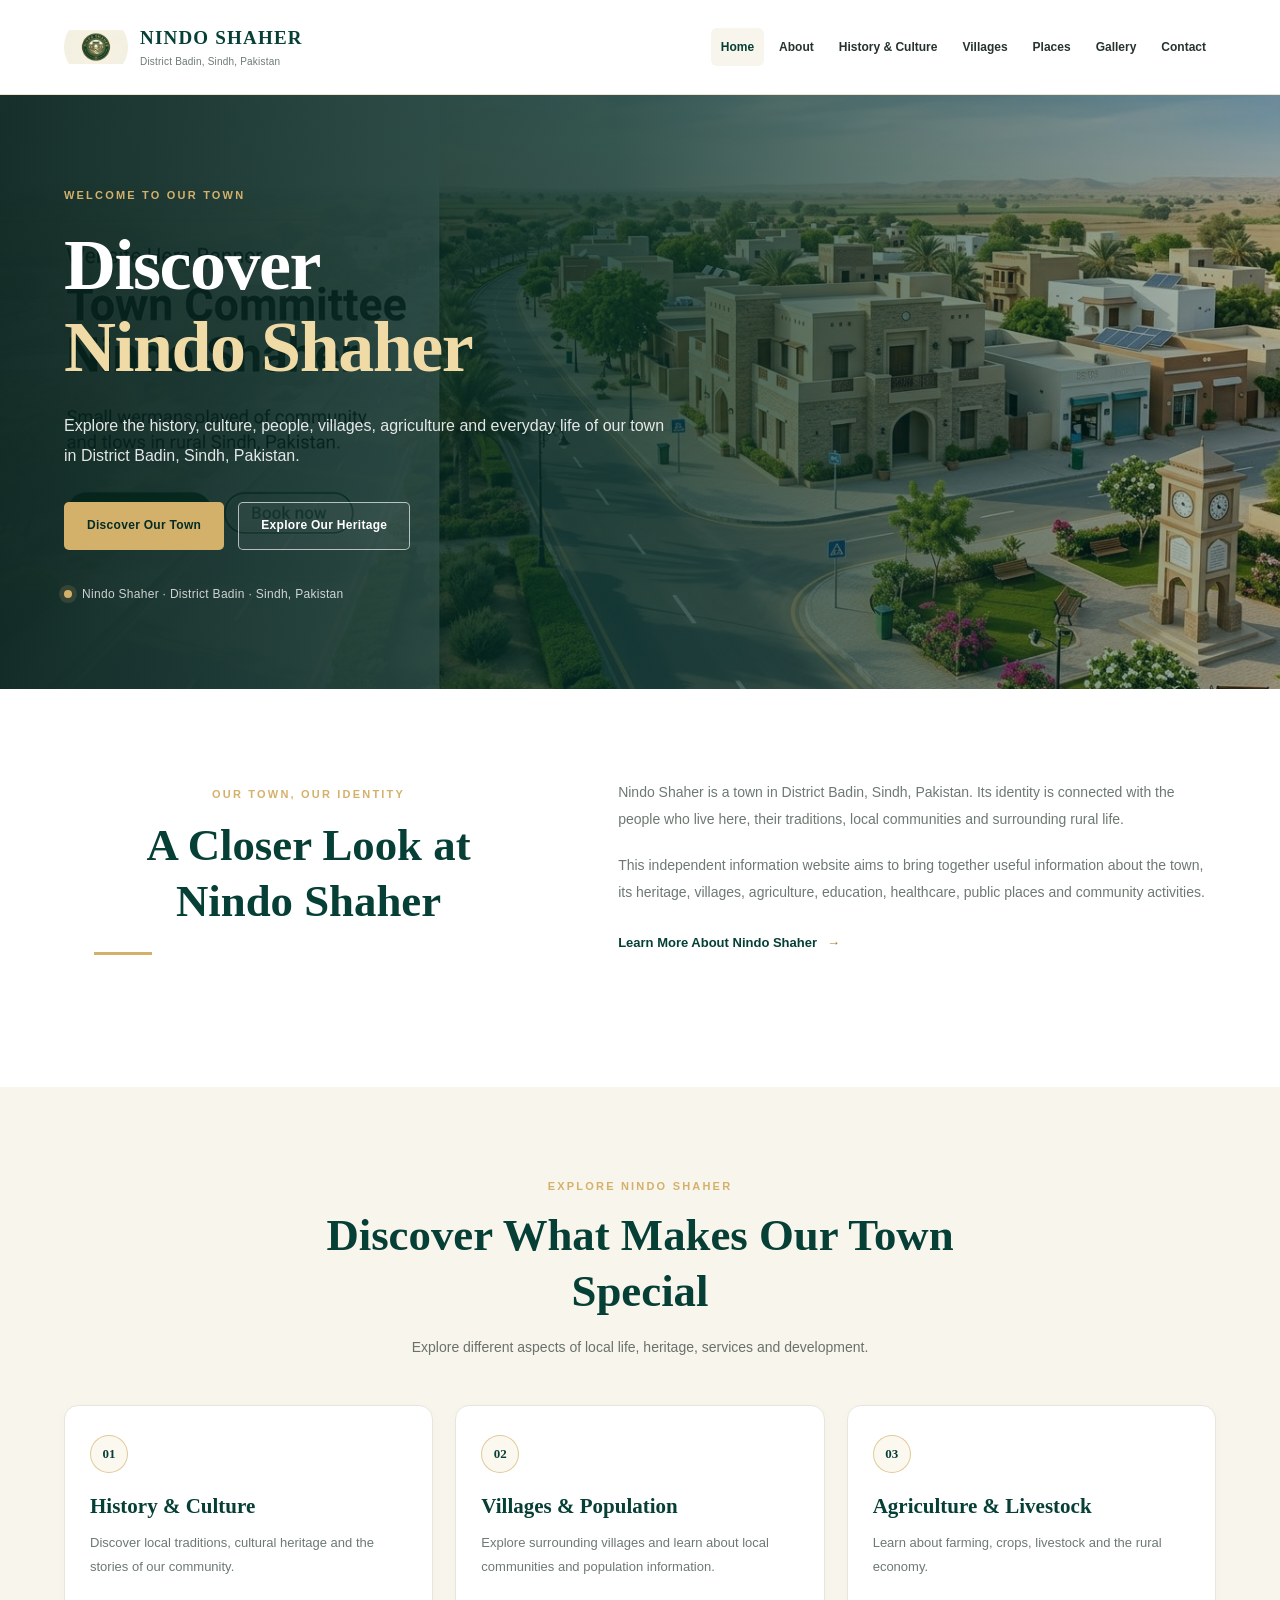
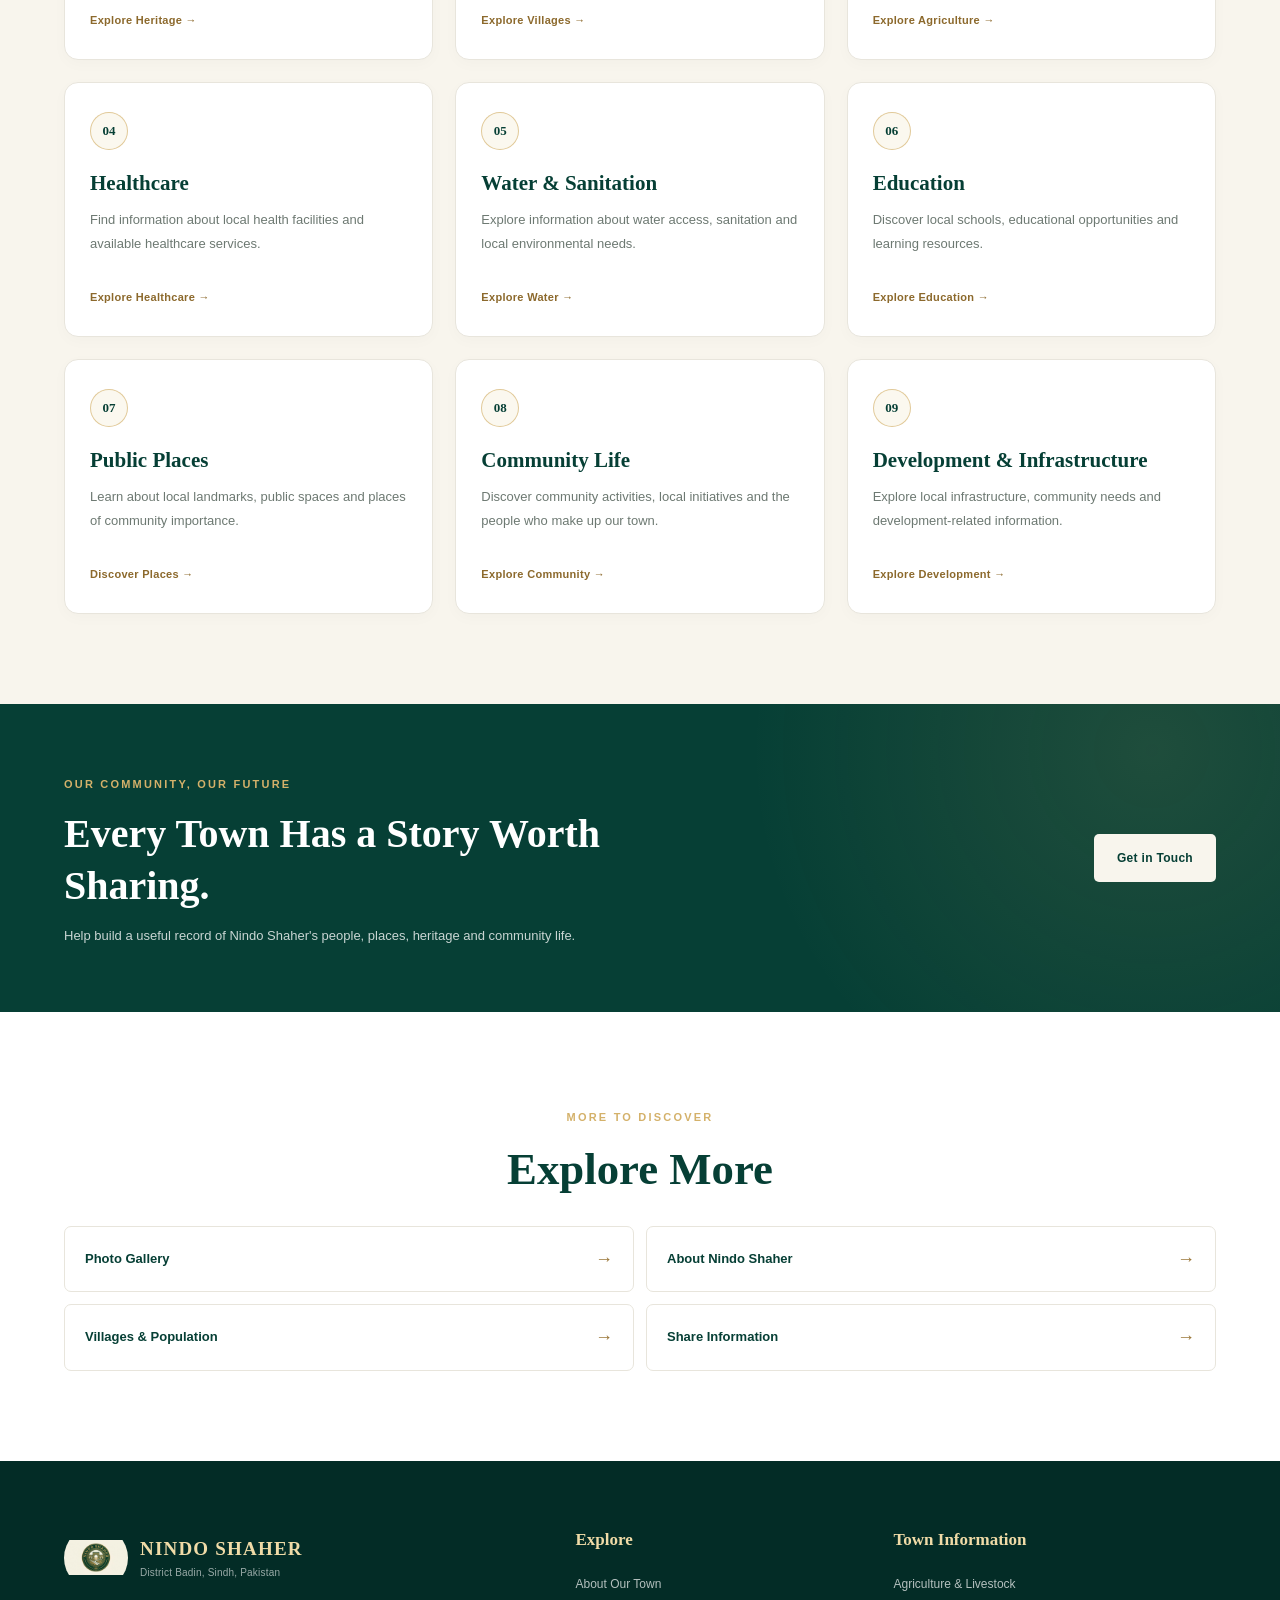
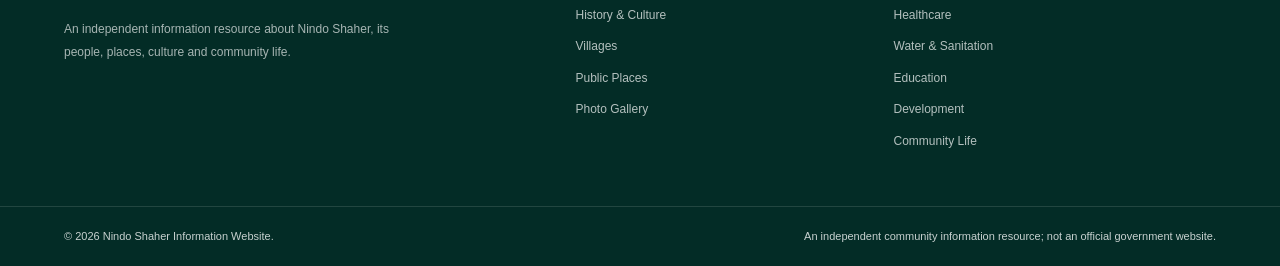
<file: index.html>
<!DOCTYPE html>
<html lang="en">
<head>
    <meta charset="UTF-8">
    <meta name="viewport" content="width=device-width, initial-scale=1.0">

    <title>Nindo Shaher | Discover Our Town</title>

    <meta name="description" content="Discover Nindo Shaher, District Badin, Sindh, Pakistan. Explore local history, culture, villages, agriculture, education, healthcare, public places and community life.">

    <meta name="theme-color" content="#063f35">

    <link rel="stylesheet" href="style.css">
</head>

<body>

    <!-- Header -->
    <header class="site-header">
        <div class="container header-inner">

            <a href="index.html" class="brand">
                <img
                    src="nindo-shaher-logo.jpg"
                    alt="Nindo Shaher emblem"
                    class="brand-logo"
                >

                <span class="brand-text">
                    <strong>NINDO SHAHER</strong>
                    <small>District Badin, Sindh, Pakistan</small>
                </span>
            </a>

            <nav class="main-nav" aria-label="Main navigation">
                <a href="index.html" class="active">Home</a>
                <a href="about.html">About</a>
                <a href="history-culture.html">History &amp; Culture</a>
                <a href="villages.html">Villages</a>
                <a href="places.html">Places</a>
                <a href="gallery.html">Gallery</a>
                <a href="contact.html">Contact</a>
            </nav>

        </div>
    </header>


    <main>

        <!-- Hero Section -->
        <section class="hero">
            <div class="hero-image"></div>

            <div class="hero-overlay"></div>

            <div class="container hero-content">

                <span class="eyebrow">WELCOME TO OUR TOWN</span>

                <h1>
                    Discover <span>Nindo Shaher</span>
                </h1>

                <p class="hero-description">
                    Explore the history, culture, people, villages,
                    agriculture and everyday life of our town in
                    District Badin, Sindh, Pakistan.
                </p>

                <div class="hero-buttons">
                    <a href="about.html" class="btn btn-primary">
                        Discover Our Town
                    </a>

                    <a href="history-culture.html" class="btn btn-outline">
                        Explore Our Heritage
                    </a>
                </div>

                <div class="hero-location">
                    <span class="location-dot"></span>
                    Nindo Shaher · District Badin · Sindh, Pakistan
                </div>

            </div>
        </section>


        <!-- Introduction -->
        <section class="section intro-section">
            <div class="container intro-grid">

                <div class="section-heading">
                    <span class="section-label">OUR TOWN, OUR IDENTITY</span>

                    <h2>A Closer Look at Nindo Shaher</h2>

                    <div class="heading-line"></div>
                </div>

                <div class="intro-text">
                    <p>
                        Nindo Shaher is a town in District Badin,
                        Sindh, Pakistan. Its identity is connected
                        with the people who live here, their traditions,
                        local communities and surrounding rural life.
                    </p>

                    <p>
                        This independent information website aims to
                        bring together useful information about the
                        town, its heritage, villages, agriculture,
                        education, healthcare, public places and
                        community activities.
                    </p>

                    <a href="about.html" class="text-link">
                        Learn More About Nindo Shaher
                        <span aria-hidden="true">&rarr;</span>
                    </a>
                </div>

            </div>
        </section>


        <!-- Explore Sections -->
        <section class="section explore-section">
            <div class="container">

                <div class="section-heading centered">
                    <span class="section-label">EXPLORE NINDO SHAHER</span>

                    <h2>Discover What Makes Our Town Special</h2>

                    <p>
                        Explore different aspects of local life,
                        heritage, services and development.
                    </p>
                </div>

                <div class="explore-grid">

                    <a href="history-culture.html" class="explore-card">
                        <span class="card-number">01</span>
                        <h3>History &amp; Culture</h3>
                        <p>
                            Discover local traditions, cultural heritage
                            and the stories of our community.
                        </p>
                        <span class="card-link">Explore Heritage &rarr;</span>
                    </a>

                    <a href="villages.html" class="explore-card">
                        <span class="card-number">02</span>
                        <h3>Villages &amp; Population</h3>
                        <p>
                            Explore surrounding villages and learn about
                            local communities and population information.
                        </p>
                        <span class="card-link">Explore Villages &rarr;</span>
                    </a>

                    <a href="agriculture-livestock.html" class="explore-card">
                        <span class="card-number">03</span>
                        <h3>Agriculture &amp; Livestock</h3>
                        <p>
                            Learn about farming, crops, livestock
                            and the rural economy.
                        </p>
                        <span class="card-link">Explore Agriculture &rarr;</span>
                    </a>

                    <a href="health.html" class="explore-card">
                        <span class="card-number">04</span>
                        <h3>Healthcare</h3>
                        <p>
                            Find information about local health facilities
                            and available healthcare services.
                        </p>
                        <span class="card-link">Explore Healthcare &rarr;</span>
                    </a>

                    <a href="water-sanitation.html" class="explore-card">
                        <span class="card-number">05</span>
                        <h3>Water &amp; Sanitation</h3>
                        <p>
                            Explore information about water access,
                            sanitation and local environmental needs.
                        </p>
                        <span class="card-link">Explore Water &rarr;</span>
                    </a>

                    <a href="education.html" class="explore-card">
                        <span class="card-number">06</span>
                        <h3>Education</h3>
                        <p>
                            Discover local schools, educational
                            opportunities and learning resources.
                        </p>
                        <span class="card-link">Explore Education &rarr;</span>
                    </a>

                    <a href="places.html" class="explore-card">
                        <span class="card-number">07</span>
                        <h3>Public Places</h3>
                        <p>
                            Learn about local landmarks, public spaces
                            and places of community importance.
                        </p>
                        <span class="card-link">Discover Places &rarr;</span>
                    </a>

                    <a href="community.html" class="explore-card">
                        <span class="card-number">08</span>
                        <h3>Community Life</h3>
                        <p>
                            Discover community activities, local initiatives
                            and the people who make up our town.
                        </p>
                        <span class="card-link">Explore Community &rarr;</span>
                    </a>

                    <a href="development.html" class="explore-card">
                        <span class="card-number">09</span>
                        <h3>Development &amp; Infrastructure</h3>
                        <p>
                            Explore local infrastructure, community needs
                            and development-related information.
                        </p>
                        <span class="card-link">Explore Development &rarr;</span>
                    </a>

                </div>
            </div>
        </section>


        <!-- Community Message -->
        <section class="community-banner">
            <div class="container community-banner-inner">

                <div>
                    <span class="section-label">OUR COMMUNITY, OUR FUTURE</span>

                    <h2>Every Town Has a Story Worth Sharing.</h2>

                    <p>
                        Help build a useful record of Nindo Shaher's
                        people, places, heritage and community life.
                    </p>
                </div>

                <a href="contact.html" class="btn btn-light">
                    Get in Touch
                </a>

            </div>
        </section>


        <!-- Latest Areas -->
        <section class="section quick-links-section">
            <div class="container">

                <div class="section-heading">
                    <span class="section-label">MORE TO DISCOVER</span>
                    <h2>Explore More</h2>
                </div>

                <div class="quick-links">
                    <a href="gallery.html">Photo Gallery <span>&rarr;</span></a>
                    <a href="about.html">About Nindo Shaher <span>&rarr;</span></a>
                    <a href="villages.html">Villages &amp; Population <span>&rarr;</span></a>
                    <a href="contact.html">Share Information <span>&rarr;</span></a>
                </div>

            </div>
        </section>

    </main>


    <!-- Footer -->
    <footer class="site-footer">
        <div class="container footer-main">

            <div class="footer-brand">
                <a href="index.html" class="brand footer-logo">
                    <img
                        src="nindo-shaher-logo.jpg"
                        alt="Nindo Shaher emblem"
                        class="brand-logo"
                    >

                    <span class="brand-text">
                        <strong>NINDO SHAHER</strong>
                        <small>District Badin, Sindh, Pakistan</small>
                    </span>
                </a>

                <p>
                    An independent information resource about
                    Nindo Shaher, its people, places, culture
                    and community life.
                </p>
            </div>

            <div class="footer-links">
                <h3>Explore</h3>
                <a href="about.html">About Our Town</a>
                <a href="history-culture.html">History &amp; Culture</a>
                <a href="villages.html">Villages</a>
                <a href="places.html">Public Places</a>
                <a href="gallery.html">Photo Gallery</a>
            </div>

            <div class="footer-links">
                <h3>Town Information</h3>
                <a href="agriculture-livestock.html">Agriculture &amp; Livestock</a>
                <a href="health.html">Healthcare</a>
                <a href="water-sanitation.html">Water &amp; Sanitation</a>
                <a href="education.html">Education</a>
                <a href="development.html">Development</a>
                <a href="community.html">Community Life</a>
            </div>

        </div>

        <div class="footer-bottom">
            <div class="container footer-bottom-inner">
                <p>
                    &copy; <span id="current-year">2026</span>
                    Nindo Shaher Information Website.
                </p>

                <p class="independent-note">
                    An independent community information resource;
                    not an official government website.
                </p>
            </div>
        </div>
    </footer>


    <script>
        document.getElementById("current-year").textContent =
            new Date().getFullYear();
    </script>

</body>
</html>
</file>
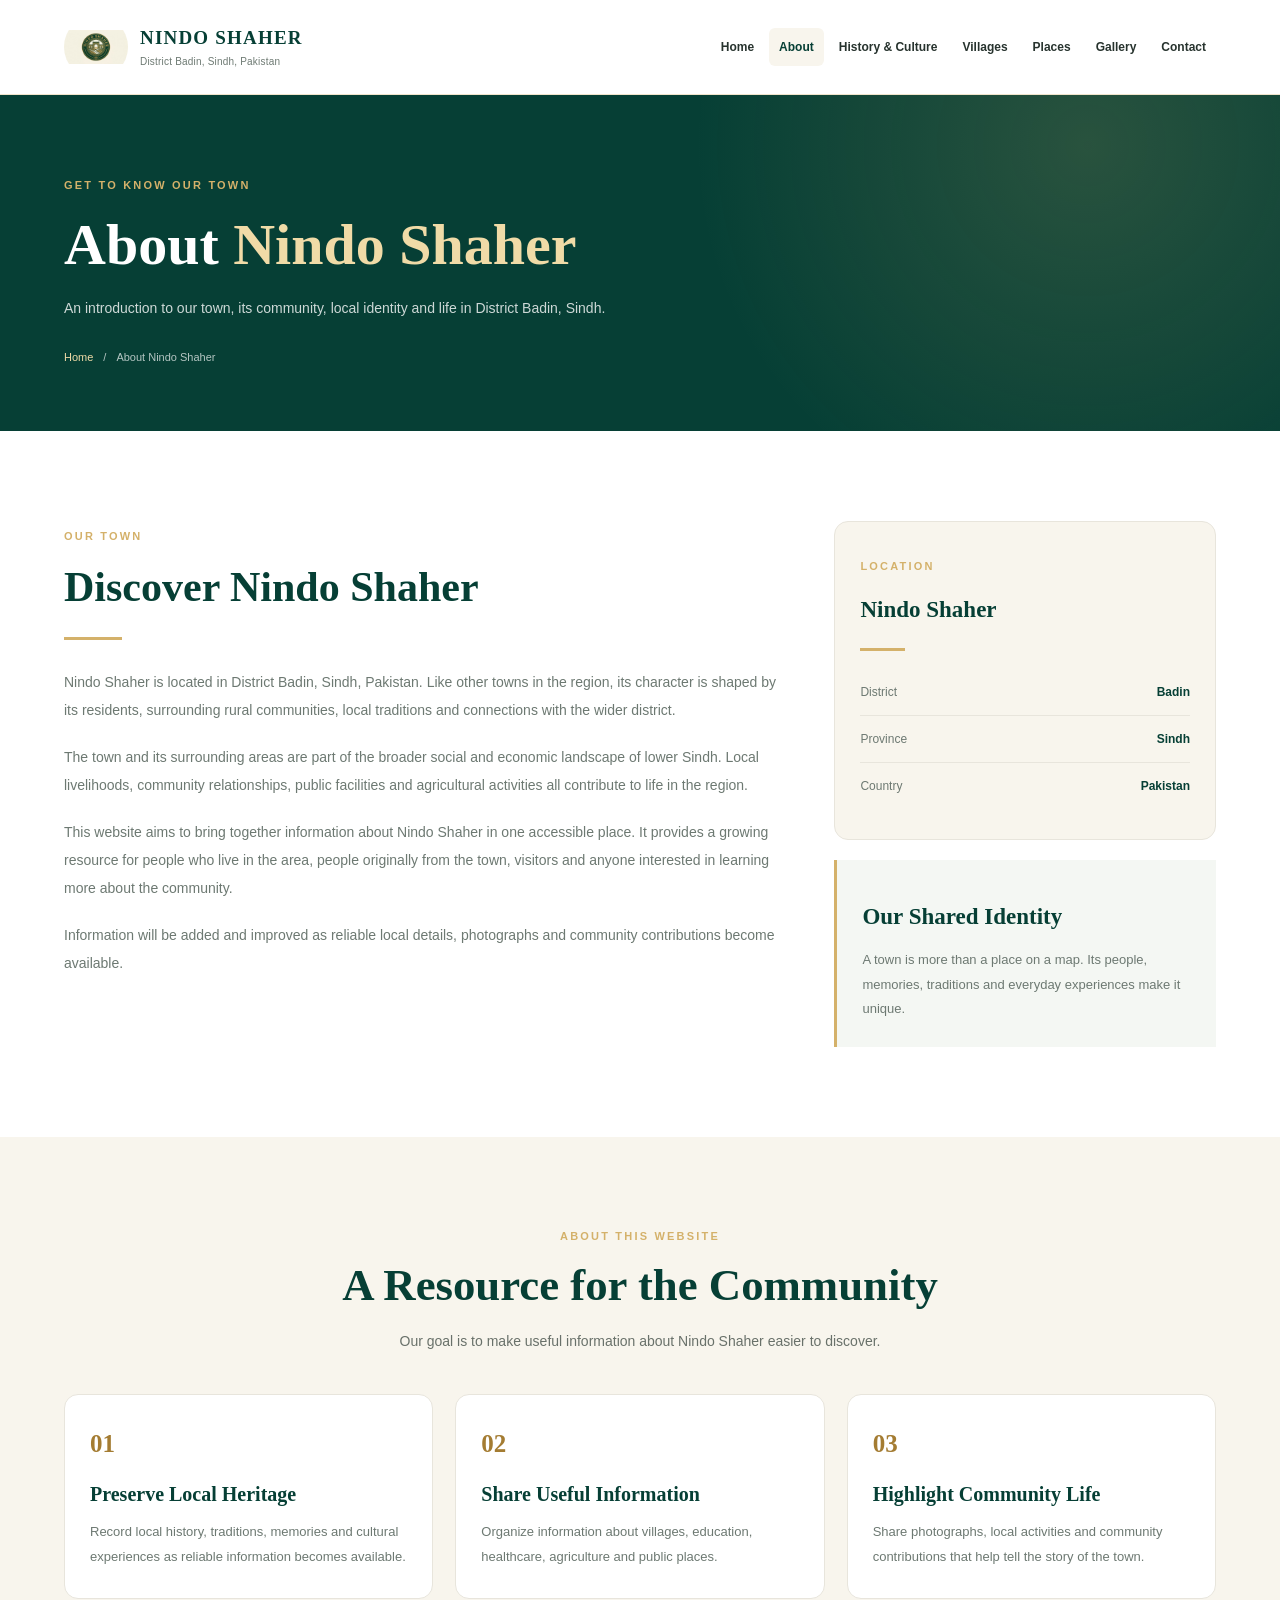
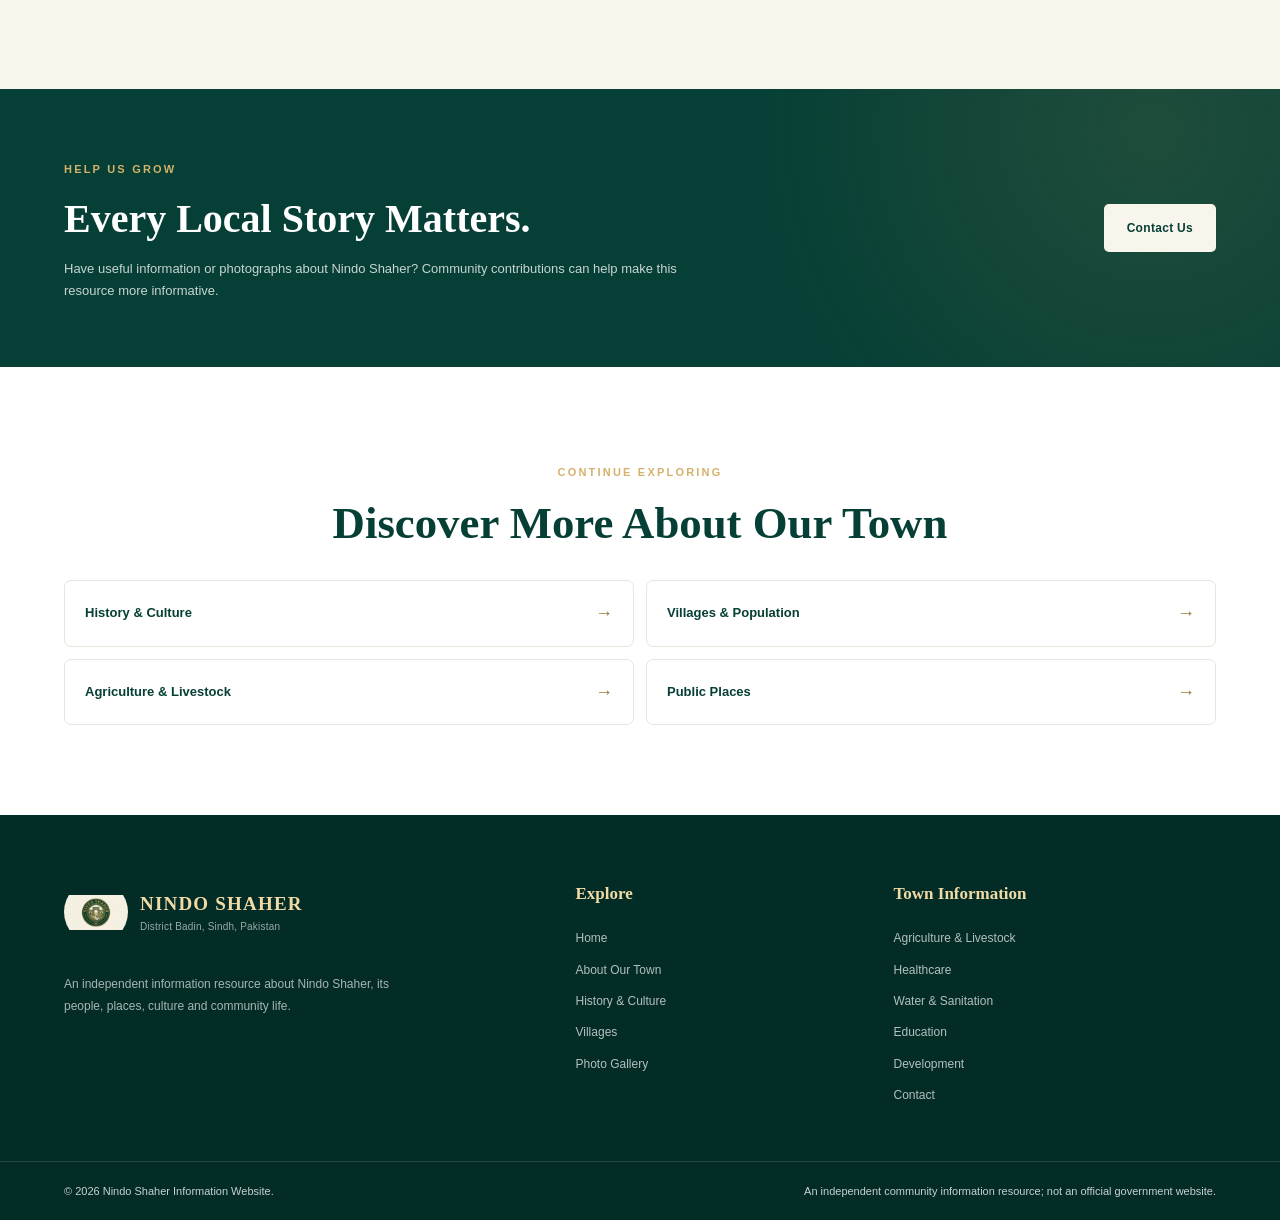
<file: about.html>
<!DOCTYPE html>
<html lang="en">
<head>
    <meta charset="UTF-8">
    <meta name="viewport" content="width=device-width, initial-scale=1.0">

    <title>About Nindo Shaher | District Badin, Sindh</title>

    <meta name="description" content="Learn about Nindo Shaher in District Badin, Sindh, Pakistan, its local identity, community life and the purpose of this independent information website.">

    <meta name="theme-color" content="#063f35">

    <link rel="stylesheet" href="style.css">
</head>

<body>

    <header class="site-header">
        <div class="container header-inner">

            <a href="index.html" class="brand">
                <img
                    src="nindo-shaher-logo.jpg"
                    alt="Nindo Shaher emblem"
                    class="brand-logo"
                >

                <span class="brand-text">
                    <strong>NINDO SHAHER</strong>
                    <small>District Badin, Sindh, Pakistan</small>
                </span>
            </a>

            <nav class="main-nav" aria-label="Main navigation">
                <a href="index.html">Home</a>
                <a href="about.html" class="active">About</a>
                <a href="history-culture.html">History &amp; Culture</a>
                <a href="villages.html">Villages</a>
                <a href="places.html">Places</a>
                <a href="gallery.html">Gallery</a>
                <a href="contact.html">Contact</a>
            </nav>

        </div>
    </header>


    <main>

        <section class="page-hero">
            <div class="container page-hero-content">
                <span class="eyebrow">GET TO KNOW OUR TOWN</span>

                <h1>About <span>Nindo Shaher</span></h1>

                <p>
                    An introduction to our town, its community,
                    local identity and life in District Badin, Sindh.
                </p>

                <div class="breadcrumb">
                    <a href="index.html">Home</a>
                    <span>/</span>
                    <span>About Nindo Shaher</span>
                </div>
            </div>
        </section>


        <section class="section">
            <div class="container about-layout">

                <div class="about-main">
                    <span class="section-label">OUR TOWN</span>

                    <h2>Discover Nindo Shaher</h2>

                    <div class="heading-line"></div>

                    <p>
                        Nindo Shaher is located in District Badin,
                        Sindh, Pakistan. Like other towns in the region,
                        its character is shaped by its residents,
                        surrounding rural communities, local traditions
                        and connections with the wider district.
                    </p>

                    <p>
                        The town and its surrounding areas are part of
                        the broader social and economic landscape of
                        lower Sindh. Local livelihoods, community
                        relationships, public facilities and agricultural
                        activities all contribute to life in the region.
                    </p>

                    <p>
                        This website aims to bring together information
                        about Nindo Shaher in one accessible place.
                        It provides a growing resource for people who
                        live in the area, people originally from the town,
                        visitors and anyone interested in learning more
                        about the community.
                    </p>

                    <p>
                        Information will be added and improved as
                        reliable local details, photographs and
                        community contributions become available.
                    </p>
                </div>

                <aside class="about-sidebar">
                    <div class="info-panel">
                        <span class="section-label">LOCATION</span>

                        <h3>Nindo Shaher</h3>

                        <div class="info-divider"></div>

                        <div class="info-row">
                            <span>District</span>
                            <strong>Badin</strong>
                        </div>

                        <div class="info-row">
                            <span>Province</span>
                            <strong>Sindh</strong>
                        </div>

                        <div class="info-row">
                            <span>Country</span>
                            <strong>Pakistan</strong>
                        </div>
                    </div>

                    <div class="info-note">
                        <h3>Our Shared Identity</h3>

                        <p>
                            A town is more than a place on a map.
                            Its people, memories, traditions and
                            everyday experiences make it unique.
                        </p>
                    </div>
                </aside>

            </div>
        </section>


        <section class="section about-purpose">
            <div class="container">

                <div class="section-heading centered">
                    <span class="section-label">ABOUT THIS WEBSITE</span>

                    <h2>A Resource for the Community</h2>

                    <p>
                        Our goal is to make useful information about
                        Nindo Shaher easier to discover.
                    </p>
                </div>

                <div class="purpose-grid">

                    <article class="purpose-card">
                        <span class="purpose-number">01</span>
                        <h3>Preserve Local Heritage</h3>
                        <p>
                            Record local history, traditions,
                            memories and cultural experiences
                            as reliable information becomes available.
                        </p>
                    </article>

                    <article class="purpose-card">
                        <span class="purpose-number">02</span>
                        <h3>Share Useful Information</h3>
                        <p>
                            Organize information about villages,
                            education, healthcare, agriculture
                            and public places.
                        </p>
                    </article>

                    <article class="purpose-card">
                        <span class="purpose-number">03</span>
                        <h3>Highlight Community Life</h3>
                        <p>
                            Share photographs, local activities
                            and community contributions that
                            help tell the story of the town.
                        </p>
                    </article>

                </div>
            </div>
        </section>


        <section class="community-banner">
            <div class="container community-banner-inner">

                <div>
                    <span class="section-label">HELP US GROW</span>

                    <h2>Every Local Story Matters.</h2>

                    <p>
                        Have useful information or photographs about
                        Nindo Shaher? Community contributions can
                        help make this resource more informative.
                    </p>
                </div>

                <a href="contact.html" class="btn btn-light">
                    Contact Us
                </a>

            </div>
        </section>


        <section class="section about-explore">
            <div class="container">

                <div class="section-heading">
                    <span class="section-label">CONTINUE EXPLORING</span>
                    <h2>Discover More About Our Town</h2>
                </div>

                <div class="quick-links">
                    <a href="history-culture.html">
                        History &amp; Culture <span>&rarr;</span>
                    </a>

                    <a href="villages.html">
                        Villages &amp; Population <span>&rarr;</span>
                    </a>

                    <a href="agriculture-livestock.html">
                        Agriculture &amp; Livestock <span>&rarr;</span>
                    </a>

                    <a href="places.html">
                        Public Places <span>&rarr;</span>
                    </a>
                </div>

            </div>
        </section>

    </main>


    <footer class="site-footer">
        <div class="container footer-main">

            <div class="footer-brand">
                <a href="index.html" class="brand footer-logo">
                    <img
                        src="nindo-shaher-logo.jpg"
                        alt="Nindo Shaher emblem"
                        class="brand-logo"
                    >

                    <span class="brand-text">
                        <strong>NINDO SHAHER</strong>
                        <small>District Badin, Sindh, Pakistan</small>
                    </span>
                </a>

                <p>
                    An independent information resource about
                    Nindo Shaher, its people, places, culture
                    and community life.
                </p>
            </div>

            <div class="footer-links">
                <h3>Explore</h3>
                <a href="index.html">Home</a>
                <a href="about.html">About Our Town</a>
                <a href="history-culture.html">History &amp; Culture</a>
                <a href="villages.html">Villages</a>
                <a href="gallery.html">Photo Gallery</a>
            </div>

            <div class="footer-links">
                <h3>Town Information</h3>
                <a href="agriculture-livestock.html">Agriculture &amp; Livestock</a>
                <a href="health.html">Healthcare</a>
                <a href="water-sanitation.html">Water &amp; Sanitation</a>
                <a href="education.html">Education</a>
                <a href="development.html">Development</a>
                <a href="contact.html">Contact</a>
            </div>

        </div>

        <div class="footer-bottom">
            <div class="container footer-bottom-inner">
                <p>
                    &copy; <span id="current-year">2026</span>
                    Nindo Shaher Information Website.
                </p>

                <p class="independent-note">
                    An independent community information resource;
                    not an official government website.
                </p>
            </div>
        </div>
    </footer>


    <script>
        document.getElementById("current-year").textContent =
            new Date().getFullYear();
    </script>

</body>
          </html>
</file>
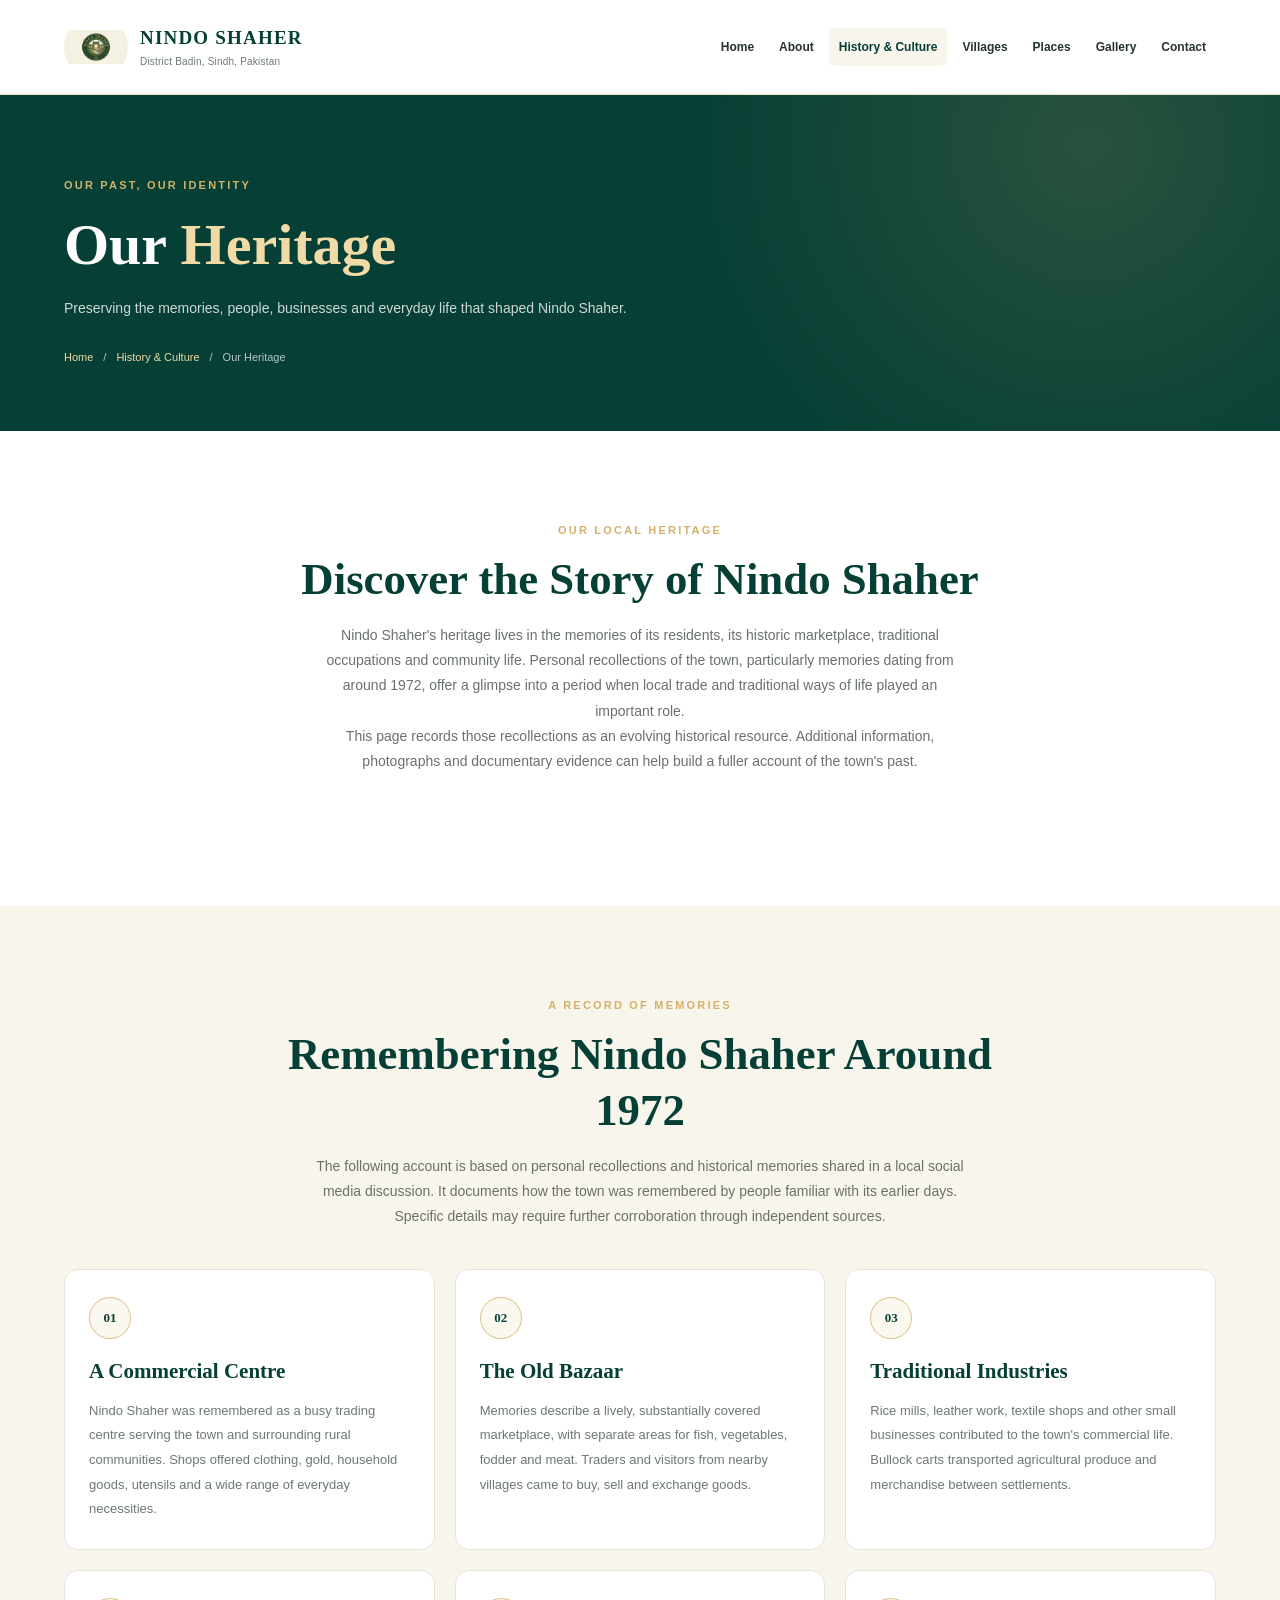
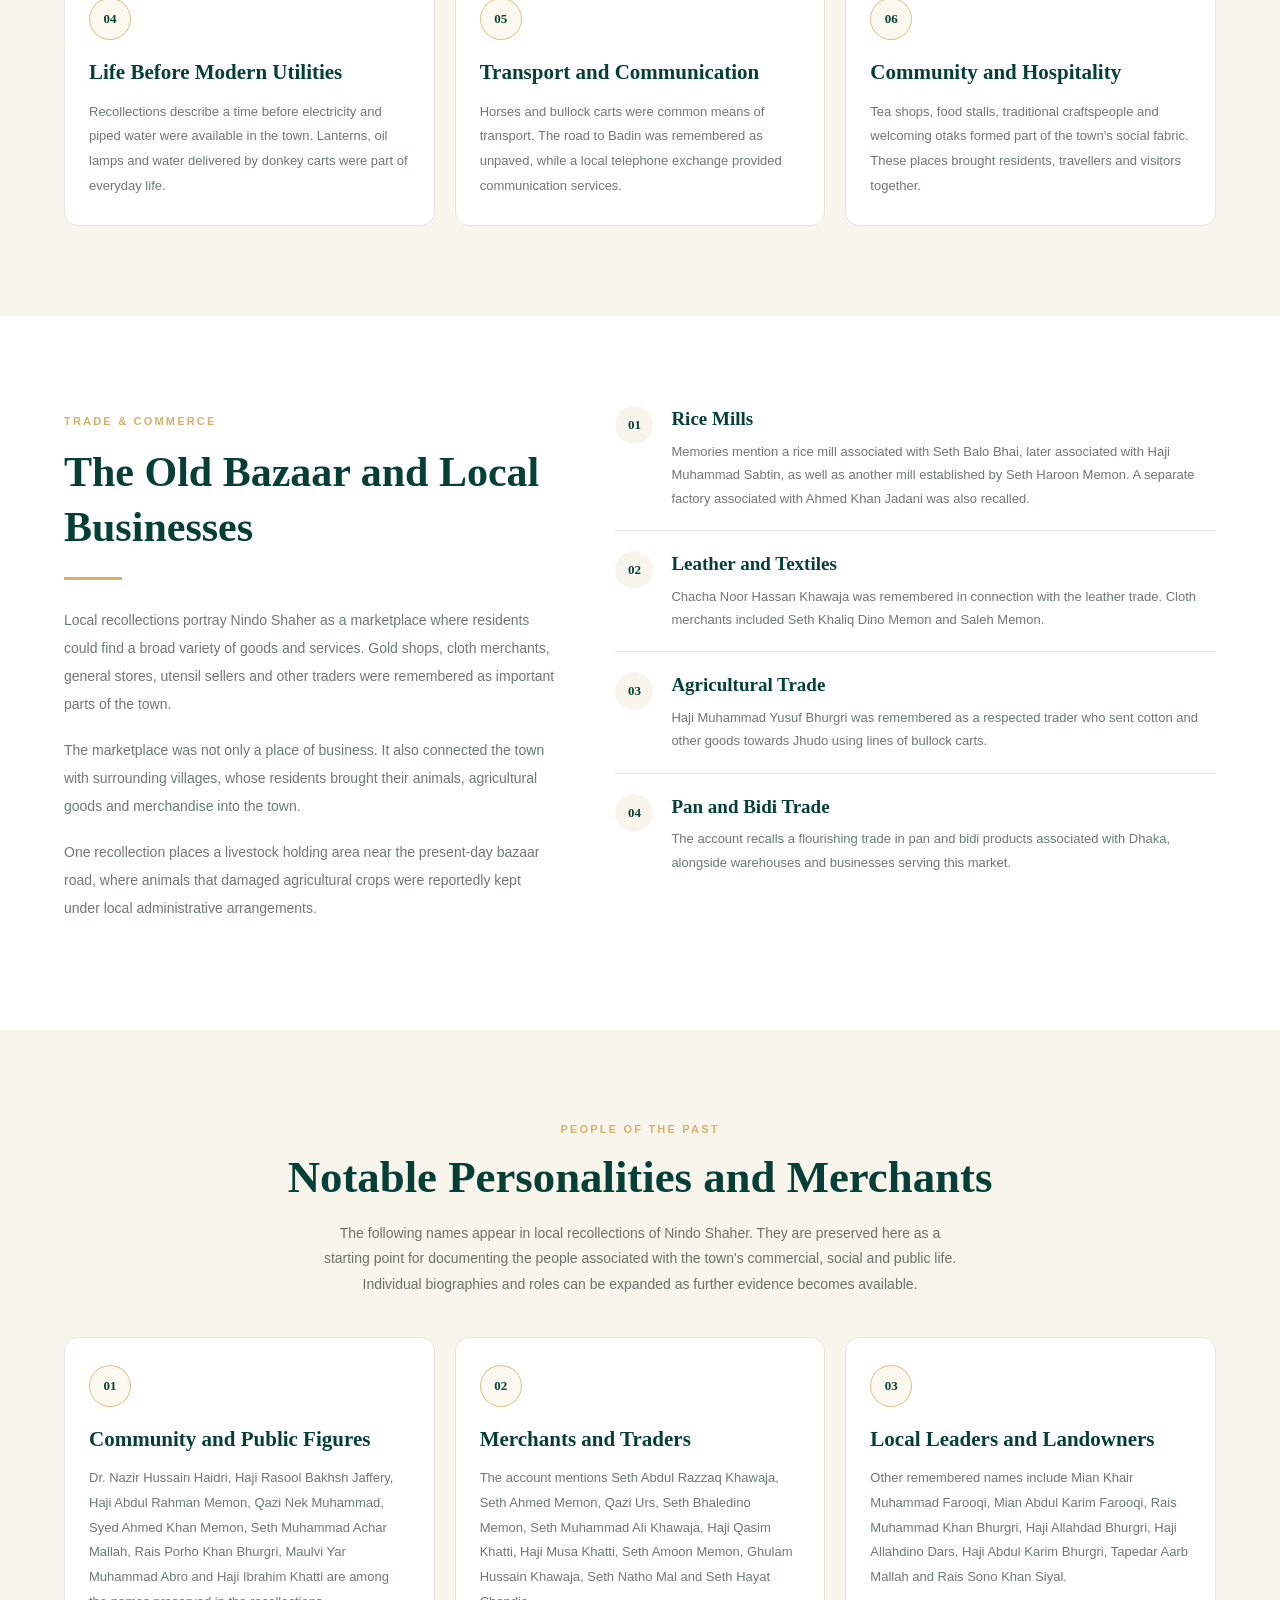
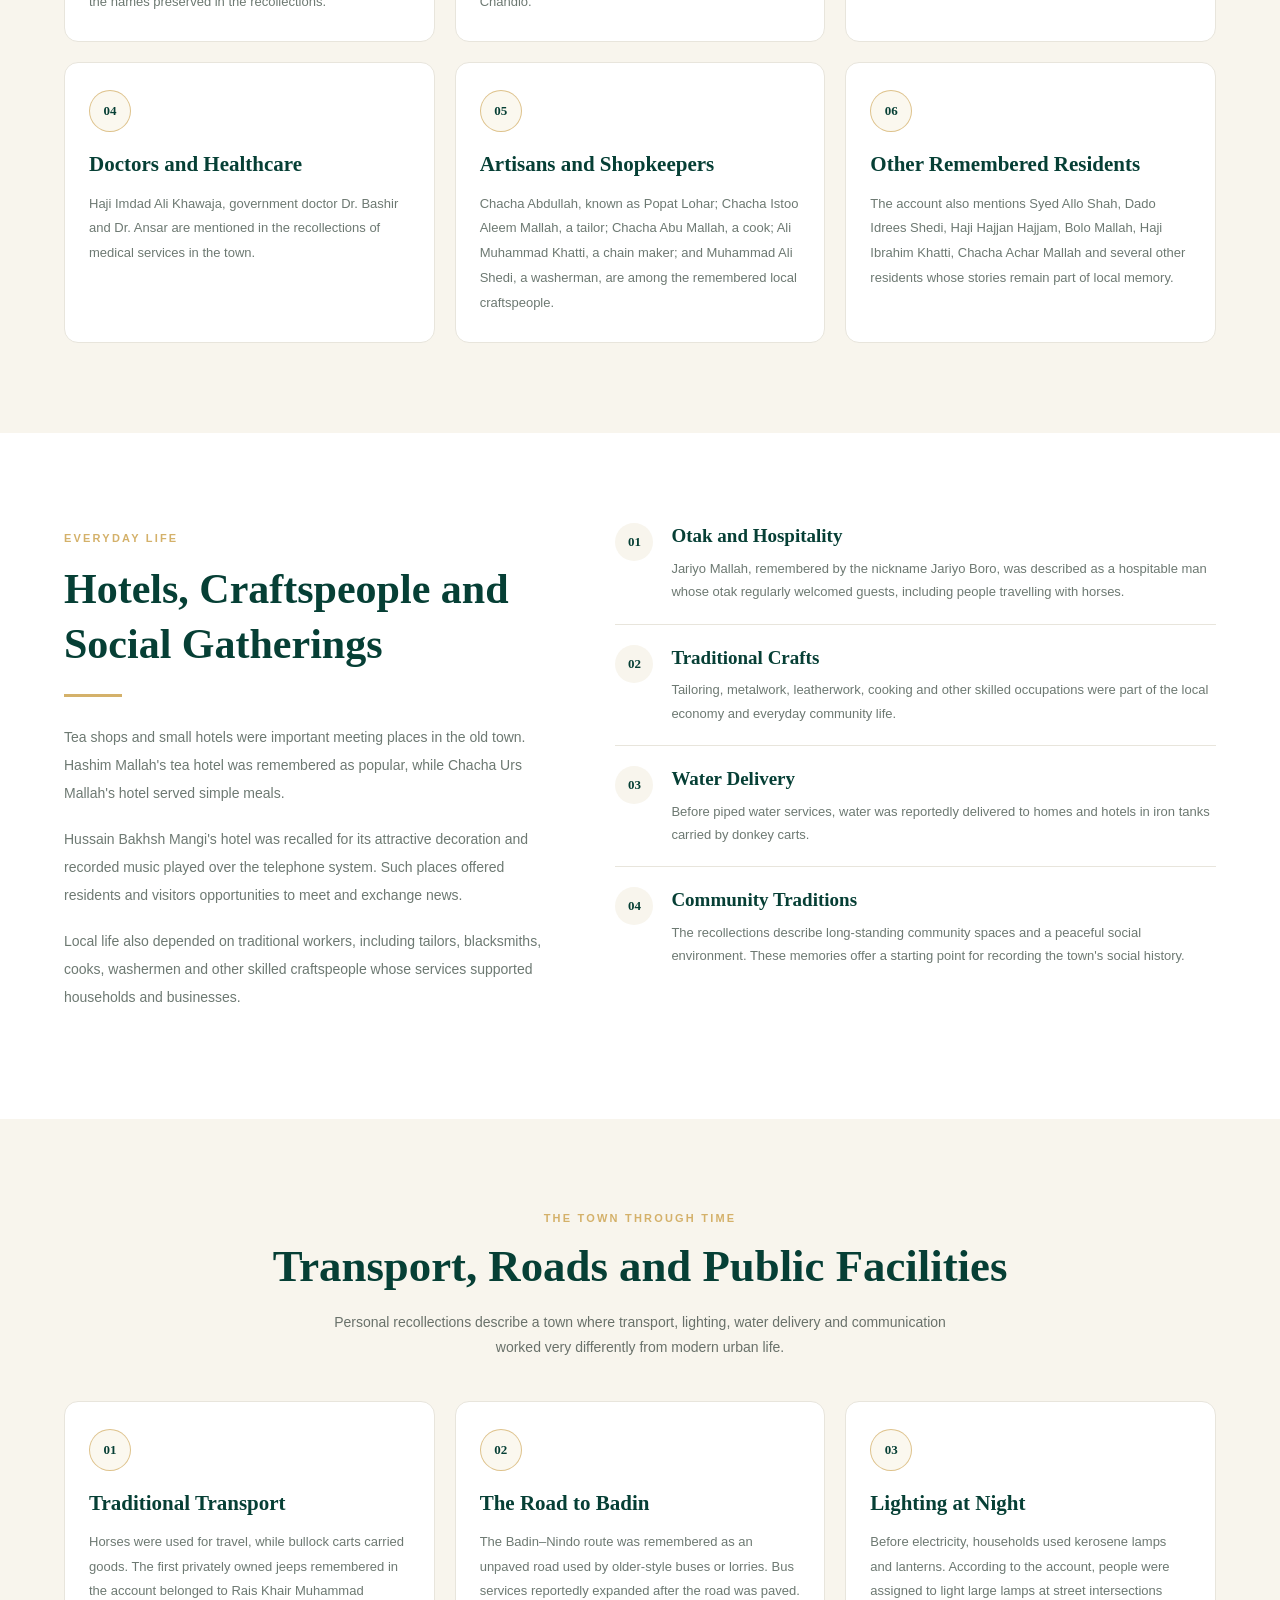
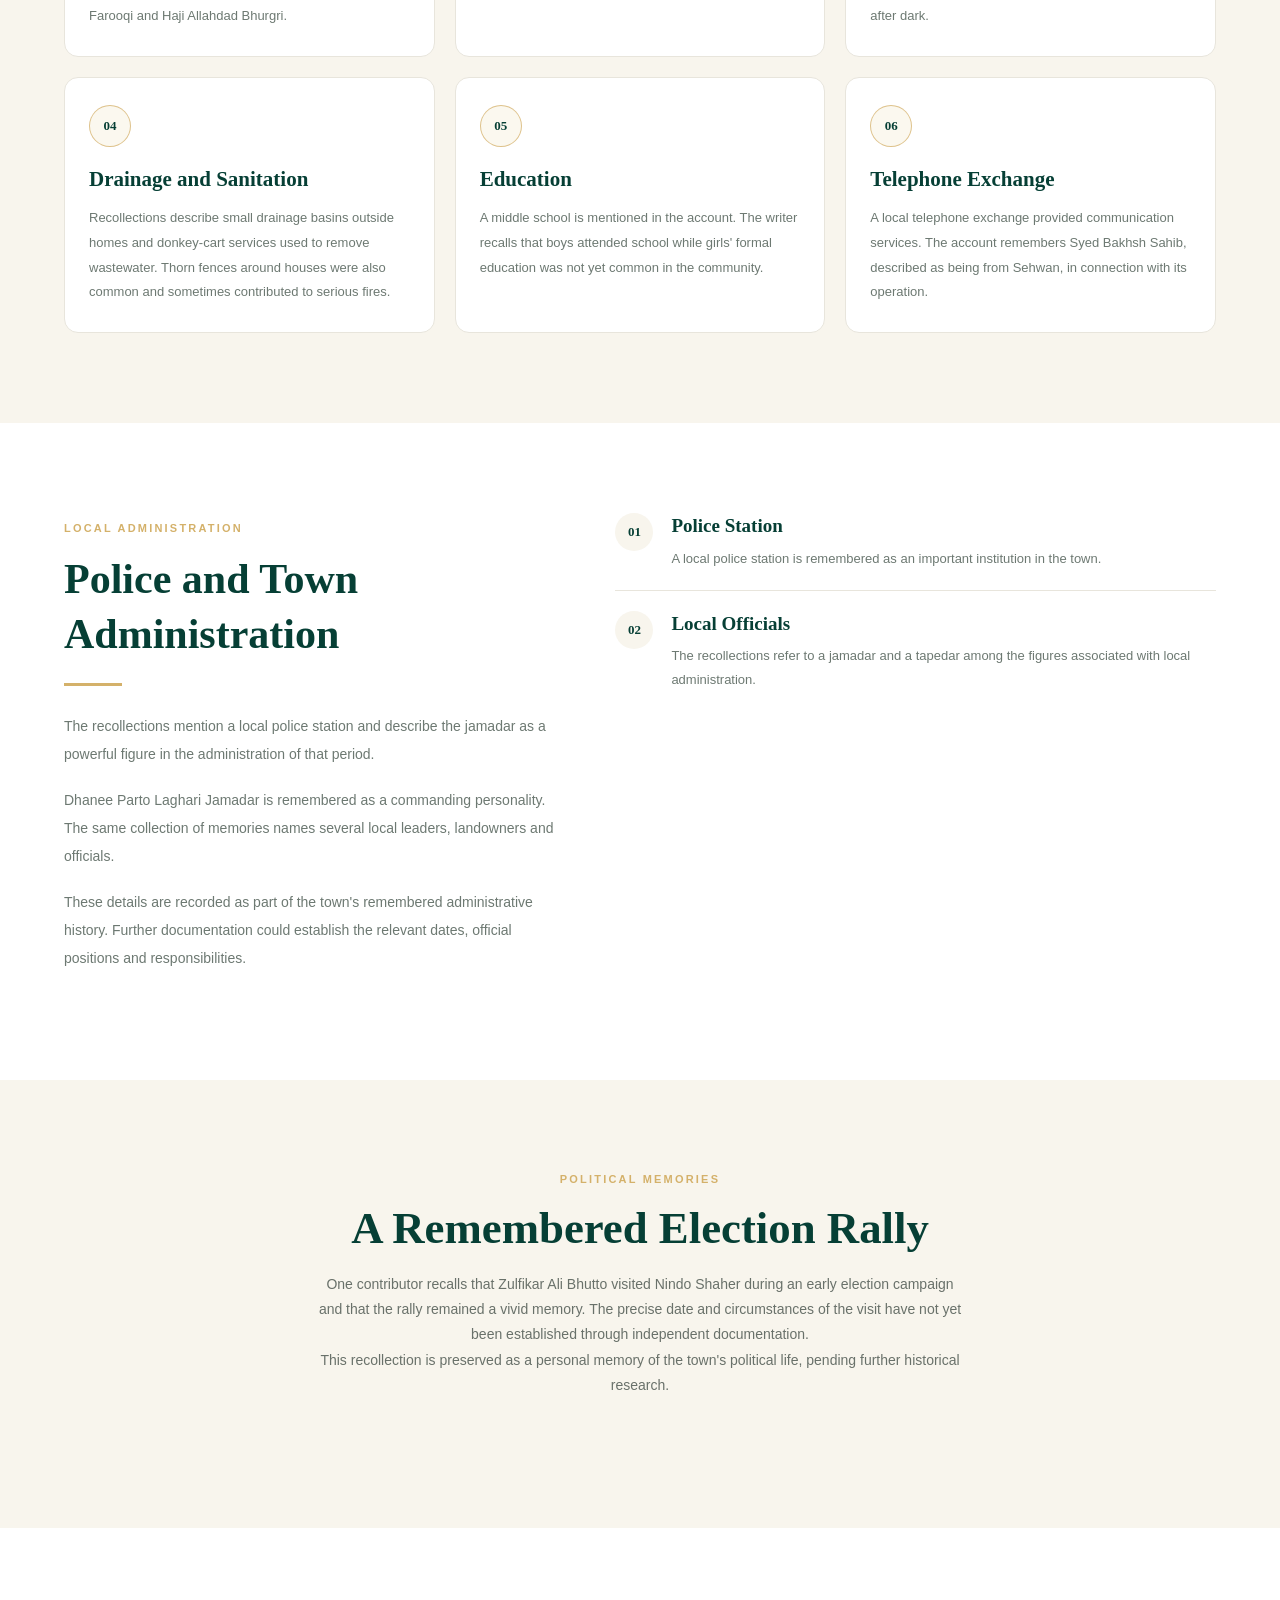
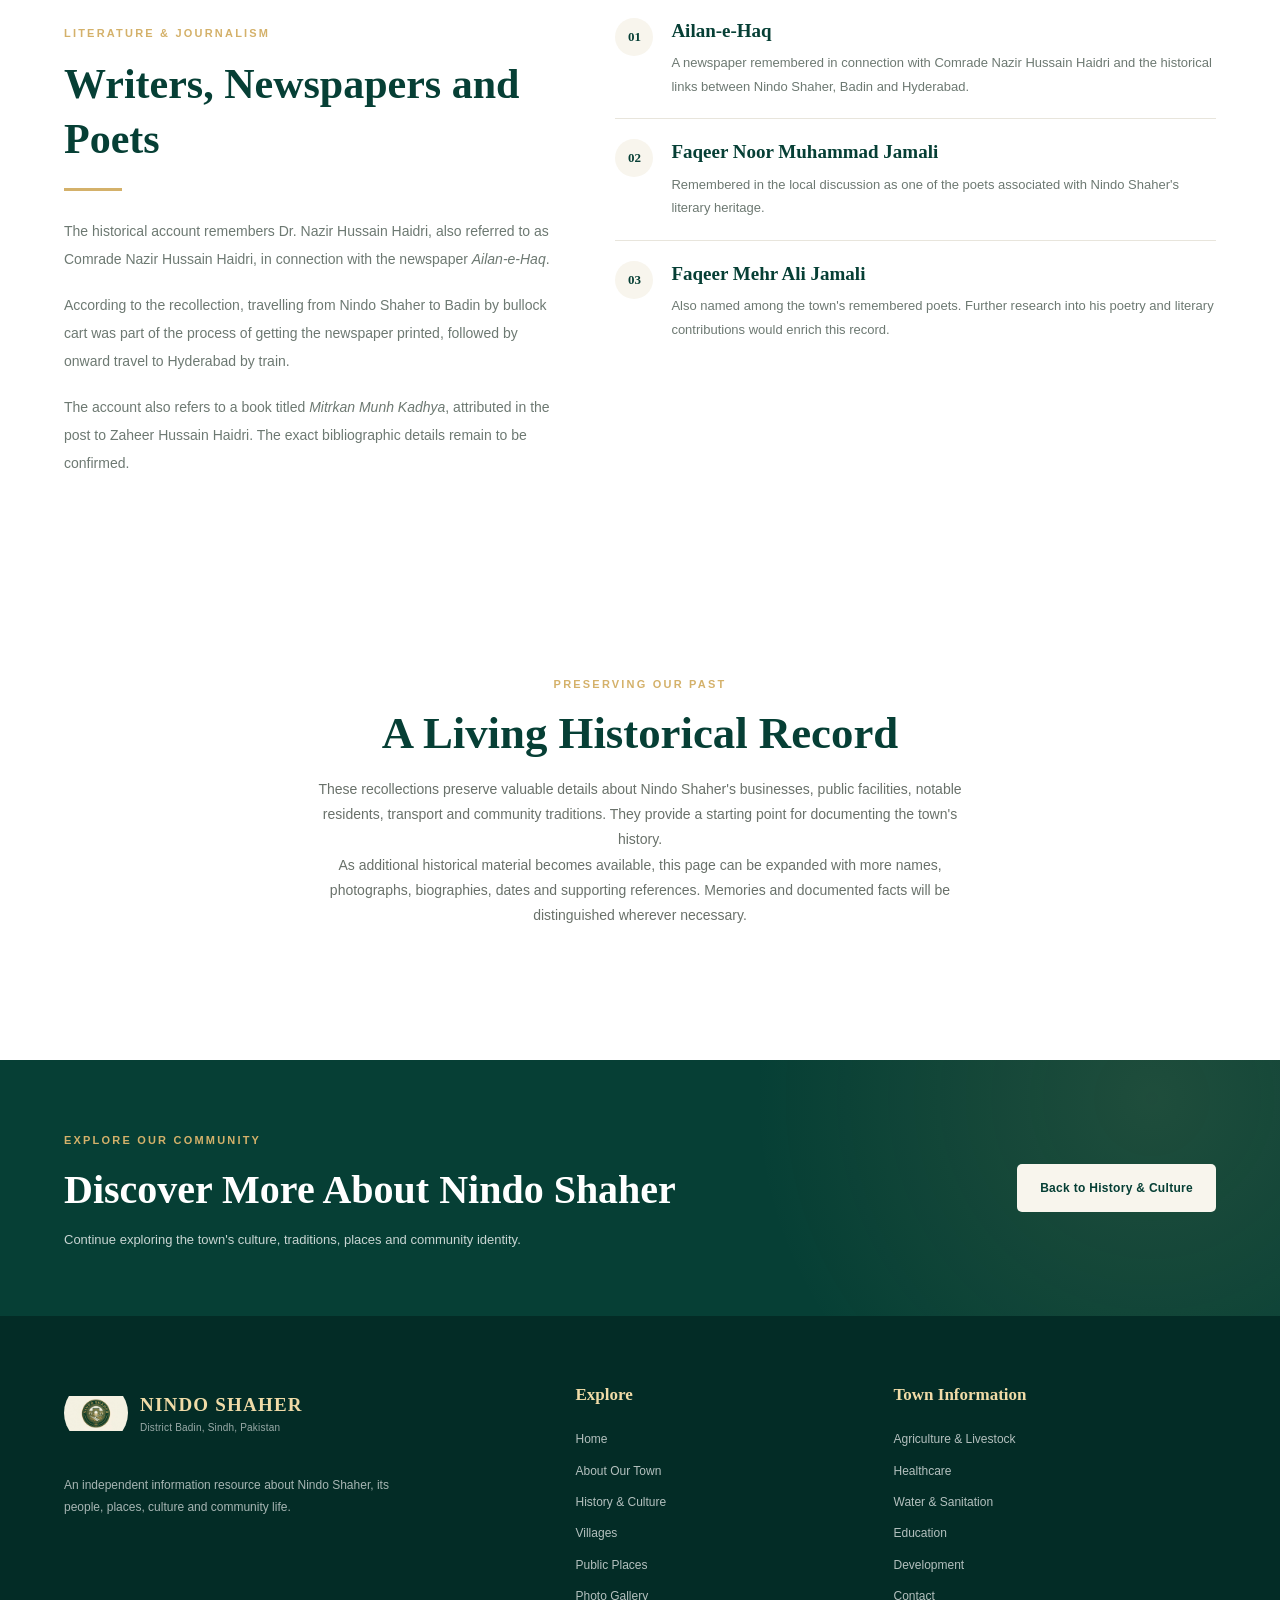
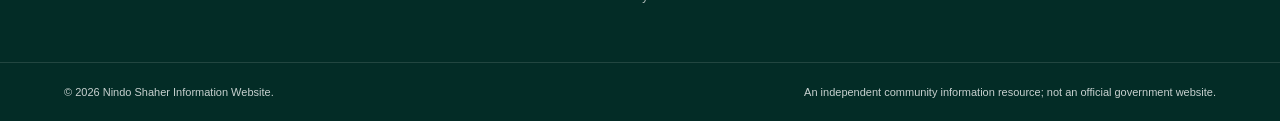
<file: heritage.html>
<!DOCTYPE html>
<html lang="en">
<head>
    <meta charset="UTF-8">
    <meta name="viewport" content="width=device-width, initial-scale=1.0">

    <title>Our Heritage | Nindo Shaher</title>

    <meta name="description" content="Discover historical memories of Nindo Shaher, including its old bazaar, notable residents, traditional businesses, transport, education and community life in District Badin, Sindh, Pakistan.">

    <meta name="theme-color" content="#063f35">

    <link rel="stylesheet" href="style.css">
</head>

<body>

    <!-- Header -->
    <header class="site-header">
        <div class="container header-inner">

            <a href="index.html" class="brand">
                <img
                    src="nindo-shaher-logo.jpg"
                    alt="Nindo Shaher emblem"
                    class="brand-logo"
                >

                <span class="brand-text">
                    <strong>NINDO SHAHER</strong>
                    <small>District Badin, Sindh, Pakistan</small>
                </span>
            </a>

            <nav class="main-nav" aria-label="Main navigation">
                <a href="index.html">Home</a>
                <a href="about.html">About</a>
                <a href="history-culture.html" class="active">History &amp; Culture</a>
                <a href="villages.html">Villages</a>
                <a href="places.html">Places</a>
                <a href="gallery.html">Gallery</a>
                <a href="contact.html">Contact</a>
            </nav>

        </div>
    </header>


    <main>

        <!-- Page Hero -->
        <section class="page-hero">
            <div class="container page-hero-content">

                <span class="eyebrow">OUR PAST, OUR IDENTITY</span>

                <h1>Our <span>Heritage</span></h1>

                <p>
                    Preserving the memories, people, businesses
                    and everyday life that shaped Nindo Shaher.
                </p>

                <div class="breadcrumb">
                    <a href="index.html">Home</a>
                    <span>/</span>
                    <a href="history-culture.html">History &amp; Culture</a>
                    <span>/</span>
                    <span>Our Heritage</span>
                </div>

            </div>
        </section>


        <!-- Introduction -->
        <section class="section">
            <div class="container">

                <div class="section-heading centered">
                    <span class="section-label">OUR LOCAL HERITAGE</span>

                    <h2>Discover the Story of Nindo Shaher</h2>

                    <p>
                        Nindo Shaher's heritage lives in the memories
                        of its residents, its historic marketplace,
                        traditional occupations and community life.
                        Personal recollections of the town, particularly
                        memories dating from around 1972, offer a glimpse
                        into a period when local trade and traditional
                        ways of life played an important role.
                    </p>

                    <p>
                        This page records those recollections as an
                        evolving historical resource. Additional
                        information, photographs and documentary
                        evidence can help build a fuller account
                        of the town's past.
                    </p>
                </div>

            </div>
        </section>


        <!-- Historical Recollections Notice -->
        <section class="section culture-section">
            <div class="container">

                <div class="section-heading centered">
                    <span class="section-label">A RECORD OF MEMORIES</span>

                    <h2>Remembering Nindo Shaher Around 1972</h2>

                    <p>
                        The following account is based on personal
                        recollections and historical memories shared
                        in a local social media discussion. It
                        documents how the town was remembered by
                        people familiar with its earlier days.
                        Specific details may require further
                        corroboration through independent sources.
                    </p>
                </div>

                <div class="culture-grid">

                    <article class="culture-card">
                        <div class="culture-symbol">01</div>

                        <h3>A Commercial Centre</h3>

                        <p>
                            Nindo Shaher was remembered as a busy
                            trading centre serving the town and
                            surrounding rural communities. Shops
                            offered clothing, gold, household goods,
                            utensils and a wide range of everyday
                            necessities.
                        </p>
                    </article>

                    <article class="culture-card">
                        <div class="culture-symbol">02</div>

                        <h3>The Old Bazaar</h3>

                        <p>
                            Memories describe a lively, substantially
                            covered marketplace, with separate areas
                            for fish, vegetables, fodder and meat.
                            Traders and visitors from nearby villages
                            came to buy, sell and exchange goods.
                        </p>
                    </article>

                    <article class="culture-card">
                        <div class="culture-symbol">03</div>

                        <h3>Traditional Industries</h3>

                        <p>
                            Rice mills, leather work, textile shops
                            and other small businesses contributed
                            to the town's commercial life. Bullock
                            carts transported agricultural produce
                            and merchandise between settlements.
                        </p>
                    </article>

                    <article class="culture-card">
                        <div class="culture-symbol">04</div>

                        <h3>Life Before Modern Utilities</h3>

                        <p>
                            Recollections describe a time before
                            electricity and piped water were
                            available in the town. Lanterns, oil
                            lamps and water delivered by donkey
                            carts were part of everyday life.
                        </p>
                    </article>

                    <article class="culture-card">
                        <div class="culture-symbol">05</div>

                        <h3>Transport and Communication</h3>

                        <p>
                            Horses and bullock carts were common
                            means of transport. The road to Badin
                            was remembered as unpaved, while a
                            local telephone exchange provided
                            communication services.
                        </p>
                    </article>

                    <article class="culture-card">
                        <div class="culture-symbol">06</div>

                        <h3>Community and Hospitality</h3>

                        <p>
                            Tea shops, food stalls, traditional
                            craftspeople and welcoming otaks formed
                            part of the town's social fabric.
                            These places brought residents,
                            travellers and visitors together.
                        </p>
                    </article>

                </div>

            </div>
        </section>


        <!-- Trade and Old Bazaar -->
        <section class="section historical-records">
            <div class="container records-grid">

                <div>
                    <span class="section-label">TRADE &amp; COMMERCE</span>

                    <h2>The Old Bazaar and Local Businesses</h2>

                    <div class="heading-line"></div>

                    <p>
                        Local recollections portray Nindo Shaher
                        as a marketplace where residents could
                        find a broad variety of goods and services.
                        Gold shops, cloth merchants, general stores,
                        utensil sellers and other traders were
                        remembered as important parts of the town.
                    </p>

                    <p>
                        The marketplace was not only a place of
                        business. It also connected the town with
                        surrounding villages, whose residents
                        brought their animals, agricultural goods
                        and merchandise into the town.
                    </p>

                    <p>
                        One recollection places a livestock holding
                        area near the present-day bazaar road,
                        where animals that damaged agricultural
                        crops were reportedly kept under local
                        administrative arrangements.
                    </p>
                </div>

                <div class="records-list">

                    <div class="record-item">
                        <span class="record-number">01</span>

                        <div>
                            <h3>Rice Mills</h3>

                            <p>
                                Memories mention a rice mill
                                associated with Seth Balo Bhai,
                                later associated with Haji Muhammad
                                Sabtin, as well as another mill
                                established by Seth Haroon Memon.
                                A separate factory associated with
                                Ahmed Khan Jadani was also recalled.
                            </p>
                        </div>
                    </div>

                    <div class="record-item">
                        <span class="record-number">02</span>

                        <div>
                            <h3>Leather and Textiles</h3>

                            <p>
                                Chacha Noor Hassan Khawaja was
                                remembered in connection with
                                the leather trade. Cloth merchants
                                included Seth Khaliq Dino Memon
                                and Saleh Memon.
                            </p>
                        </div>
                    </div>

                    <div class="record-item">
                        <span class="record-number">03</span>

                        <div>
                            <h3>Agricultural Trade</h3>

                            <p>
                                Haji Muhammad Yusuf Bhurgri was
                                remembered as a respected trader
                                who sent cotton and other goods
                                towards Jhudo using lines of
                                bullock carts.
                            </p>
                        </div>
                    </div>

                    <div class="record-item">
                        <span class="record-number">04</span>

                        <div>
                            <h3>Pan and Bidi Trade</h3>

                            <p>
                                The account recalls a flourishing
                                trade in pan and bidi products
                                associated with Dhaka, alongside
                                warehouses and businesses serving
                                this market.
                            </p>
                        </div>
                    </div>

                </div>

            </div>
        </section>


        <!-- Notable Personalities -->
        <section class="section culture-section">
            <div class="container">

                <div class="section-heading centered">
                    <span class="section-label">PEOPLE OF THE PAST</span>

                    <h2>Notable Personalities and Merchants</h2>

                    <p>
                        The following names appear in local
                        recollections of Nindo Shaher. They are
                        preserved here as a starting point for
                        documenting the people associated with
                        the town's commercial, social and public life.
                        Individual biographies and roles can be
                        expanded as further evidence becomes available.
                    </p>
                </div>

                <div class="culture-grid">

                    <article class="culture-card">
                        <div class="culture-symbol">01</div>

                        <h3>Community and Public Figures</h3>

                        <p>
                            Dr. Nazir Hussain Haidri, Haji Rasool
                            Bakhsh Jaffery, Haji Abdul Rahman Memon,
                            Qazi Nek Muhammad, Syed Ahmed Khan Memon,
                            Seth Muhammad Achar Mallah, Rais Porho
                            Khan Bhurgri, Maulvi Yar Muhammad Abro
                            and Haji Ibrahim Khatti are among the
                            names preserved in the recollections.
                        </p>
                    </article>

                    <article class="culture-card">
                        <div class="culture-symbol">02</div>

                        <h3>Merchants and Traders</h3>

                        <p>
                            The account mentions Seth Abdul Razzaq
                            Khawaja, Seth Ahmed Memon, Qazi Urs,
                            Seth Bhaledino Memon, Seth Muhammad Ali
                            Khawaja, Haji Qasim Khatti, Haji Musa
                            Khatti, Seth Amoon Memon, Ghulam Hussain
                            Khawaja, Seth Natho Mal and Seth Hayat
                            Chandio.
                        </p>
                    </article>

                    <article class="culture-card">
                        <div class="culture-symbol">03</div>

                        <h3>Local Leaders and Landowners</h3>

                        <p>
                            Other remembered names include Mian
                            Khair Muhammad Farooqi, Mian Abdul Karim
                            Farooqi, Rais Muhammad Khan Bhurgri,
                            Haji Allahdad Bhurgri, Haji Allahdino
                            Dars, Haji Abdul Karim Bhurgri,
                            Tapedar Aarb Mallah and Rais Sono
                            Khan Siyal.
                        </p>
                    </article>

                    <article class="culture-card">
                        <div class="culture-symbol">04</div>

                        <h3>Doctors and Healthcare</h3>

                        <p>
                            Haji Imdad Ali Khawaja, government
                            doctor Dr. Bashir and Dr. Ansar are
                            mentioned in the recollections of
                            medical services in the town.
                        </p>
                    </article>

                    <article class="culture-card">
                        <div class="culture-symbol">05</div>

                        <h3>Artisans and Shopkeepers</h3>

                        <p>
                            Chacha Abdullah, known as Popat Lohar;
                            Chacha Istoo Aleem Mallah, a tailor;
                            Chacha Abu Mallah, a cook; Ali Muhammad
                            Khatti, a chain maker; and Muhammad
                            Ali Shedi, a washerman, are among
                            the remembered local craftspeople.
                        </p>
                    </article>

                    <article class="culture-card">
                        <div class="culture-symbol">06</div>

                        <h3>Other Remembered Residents</h3>

                        <p>
                            The account also mentions Syed Allo
                            Shah, Dado Idrees Shedi, Haji Hajjan
                            Hajjam, Bolo Mallah, Haji Ibrahim
                            Khatti, Chacha Achar Mallah and
                            several other residents whose
                            stories remain part of local memory.
                        </p>
                    </article>

                </div>

            </div>
        </section>


        <!-- Daily Life -->
        <section class="section historical-records">
            <div class="container records-grid">

                <div>
                    <span class="section-label">EVERYDAY LIFE</span>

                    <h2>Hotels, Craftspeople and Social Gatherings</h2>

                    <div class="heading-line"></div>

                    <p>
                        Tea shops and small hotels were important
                        meeting places in the old town. Hashim
                        Mallah's tea hotel was remembered as
                        popular, while Chacha Urs Mallah's hotel
                        served simple meals.
                    </p>

                    <p>
                        Hussain Bakhsh Mangi's hotel was recalled
                        for its attractive decoration and recorded
                        music played over the telephone system.
                        Such places offered residents and visitors
                        opportunities to meet and exchange news.
                    </p>

                    <p>
                        Local life also depended on traditional
                        workers, including tailors, blacksmiths,
                        cooks, washermen and other skilled
                        craftspeople whose services supported
                        households and businesses.
                    </p>
                </div>

                <div class="records-list">

                    <div class="record-item">
                        <span class="record-number">01</span>

                        <div>
                            <h3>Otak and Hospitality</h3>

                            <p>
                                Jariyo Mallah, remembered by the
                                nickname Jariyo Boro, was described
                                as a hospitable man whose otak
                                regularly welcomed guests,
                                including people travelling with horses.
                            </p>
                        </div>
                    </div>

                    <div class="record-item">
                        <span class="record-number">02</span>

                        <div>
                            <h3>Traditional Crafts</h3>

                            <p>
                                Tailoring, metalwork, leatherwork,
                                cooking and other skilled occupations
                                were part of the local economy
                                and everyday community life.
                            </p>
                        </div>
                    </div>

                    <div class="record-item">
                        <span class="record-number">03</span>

                        <div>
                            <h3>Water Delivery</h3>

                            <p>
                                Before piped water services,
                                water was reportedly delivered
                                to homes and hotels in iron tanks
                                carried by donkey carts.
                            </p>
                        </div>
                    </div>

                    <div class="record-item">
                        <span class="record-number">04</span>

                        <div>
                            <h3>Community Traditions</h3>

                            <p>
                                The recollections describe long-standing
                                community spaces and a peaceful
                                social environment. These memories
                                offer a starting point for recording
                                the town's social history.
                            </p>
                        </div>
                    </div>

                </div>

            </div>
        </section>


        <!-- Infrastructure and Transport -->
        <section class="section culture-section">
            <div class="container">

                <div class="section-heading centered">
                    <span class="section-label">THE TOWN THROUGH TIME</span>

                    <h2>Transport, Roads and Public Facilities</h2>

                    <p>
                        Personal recollections describe a town
                        where transport, lighting, water delivery
                        and communication worked very differently
                        from modern urban life.
                    </p>
                </div>

                <div class="culture-grid">

                    <article class="culture-card">
                        <div class="culture-symbol">01</div>

                        <h3>Traditional Transport</h3>

                        <p>
                            Horses were used for travel, while
                            bullock carts carried goods. The first
                            privately owned jeeps remembered in
                            the account belonged to Rais Khair
                            Muhammad Farooqi and Haji Allahdad Bhurgri.
                        </p>
                    </article>

                    <article class="culture-card">
                        <div class="culture-symbol">02</div>

                        <h3>The Road to Badin</h3>

                        <p>
                            The Badin–Nindo route was remembered
                            as an unpaved road used by older-style
                            buses or lorries. Bus services
                            reportedly expanded after the road
                            was paved.
                        </p>
                    </article>

                    <article class="culture-card">
                        <div class="culture-symbol">03</div>

                        <h3>Lighting at Night</h3>

                        <p>
                            Before electricity, households used
                            kerosene lamps and lanterns. According
                            to the account, people were assigned
                            to light large lamps at street
                            intersections after dark.
                        </p>
                    </article>

                    <article class="culture-card">
                        <div class="culture-symbol">04</div>

                        <h3>Drainage and Sanitation</h3>

                        <p>
                            Recollections describe small drainage
                            basins outside homes and donkey-cart
                            services used to remove wastewater.
                            Thorn fences around houses were also
                            common and sometimes contributed
                            to serious fires.
                        </p>
                    </article>

                    <article class="culture-card">
                        <div class="culture-symbol">05</div>

                        <h3>Education</h3>

                        <p>
                            A middle school is mentioned in the
                            account. The writer recalls that
                            boys attended school while girls'
                            formal education was not yet common
                            in the community.
                        </p>
                    </article>

                    <article class="culture-card">
                        <div class="culture-symbol">06</div>

                        <h3>Telephone Exchange</h3>

                        <p>
                            A local telephone exchange provided
                            communication services. The account
                            remembers Syed Bakhsh Sahib, described
                            as being from Sehwan, in connection
                            with its operation.
                        </p>
                    </article>

                </div>

            </div>
        </section>


        <!-- Local Administration -->
        <section class="section historical-records">
            <div class="container records-grid">

                <div>
                    <span class="section-label">LOCAL ADMINISTRATION</span>

                    <h2>Police and Town Administration</h2>

                    <div class="heading-line"></div>

                    <p>
                        The recollections mention a local police
                        station and describe the jamadar as a
                        powerful figure in the administration
                        of that period.
                    </p>

                    <p>
                        Dhanee Parto Laghari Jamadar is remembered
                        as a commanding personality. The same
                        collection of memories names several
                        local leaders, landowners and officials.
                    </p>

                    <p>
                        These details are recorded as part of
                        the town's remembered administrative
                        history. Further documentation could
                        establish the relevant dates, official
                        positions and responsibilities.
                    </p>
                </div>

                <div class="records-list">

                    <div class="record-item">
                        <span class="record-number">01</span>

                        <div>
                            <h3>Police Station</h3>

                            <p>
                                A local police station is
                                remembered as an important
                                institution in the town.
                            </p>
                        </div>
                    </div>

                    <div class="record-item">
                        <span class="record-number">02</span>

                        <div>
                            <h3>Local Officials</h3>

                            <p>
                                The recollections refer to
                                a jamadar and a tapedar among
                                the figures associated with
                                local administration.
                            </p>
                        </div>
                    </div>

                </div>

            </div>
        </section>


        <!-- Political Memories -->
        <section class="section culture-section">
            <div class="container">

                <div class="section-heading centered">
                    <span class="section-label">POLITICAL MEMORIES</span>

                    <h2>A Remembered Election Rally</h2>

                    <p>
                        One contributor recalls that Zulfikar Ali
                        Bhutto visited Nindo Shaher during an
                        early election campaign and that the
                        rally remained a vivid memory. The
                        precise date and circumstances of the
                        visit have not yet been established
                        through independent documentation.
                    </p>

                    <p>
                        This recollection is preserved as a
                        personal memory of the town's political
                        life, pending further historical research.
                    </p>
                </div>

            </div>
        </section>


        <!-- Journalism and Literature -->
        <section class="section historical-records">
            <div class="container records-grid">

                <div>
                    <span class="section-label">LITERATURE &amp; JOURNALISM</span>

                    <h2>Writers, Newspapers and Poets</h2>

                    <div class="heading-line"></div>

                    <p>
                        The historical account remembers
                        Dr. Nazir Hussain Haidri, also referred
                        to as Comrade Nazir Hussain Haidri,
                        in connection with the newspaper
                        <em>Ailan-e-Haq</em>.
                    </p>

                    <p>
                        According to the recollection, travelling
                        from Nindo Shaher to Badin by bullock
                        cart was part of the process of getting
                        the newspaper printed, followed by
                        onward travel to Hyderabad by train.
                    </p>

                    <p>
                        The account also refers to a book titled
                        <em>Mitrkan Munh Kadhya</em>, attributed
                        in the post to Zaheer Hussain Haidri.
                        The exact bibliographic details remain
                        to be confirmed.
                    </p>
                </div>

                <div class="records-list">

                    <div class="record-item">
                        <span class="record-number">01</span>

                        <div>
                            <h3>Ailan-e-Haq</h3>

                            <p>
                                A newspaper remembered in
                                connection with Comrade Nazir
                                Hussain Haidri and the historical
                                links between Nindo Shaher,
                                Badin and Hyderabad.
                            </p>
                        </div>
                    </div>

                    <div class="record-item">
                        <span class="record-number">02</span>

                        <div>
                            <h3>Faqeer Noor Muhammad Jamali</h3>

                            <p>
                                Remembered in the local discussion
                                as one of the poets associated
                                with Nindo Shaher's literary heritage.
                            </p>
                        </div>
                    </div>

                    <div class="record-item">
                        <span class="record-number">03</span>

                        <div>
                            <h3>Faqeer Mehr Ali Jamali</h3>

                            <p>
                                Also named among the town's
                                remembered poets. Further research
                                into his poetry and literary
                                contributions would enrich this record.
                            </p>
                        </div>
                    </div>

                </div>

            </div>
        </section>


        <!-- Historical Record and Future Updates -->
        <section class="section">
            <div class="container">

                <div class="section-heading centered">
                    <span class="section-label">PRESERVING OUR PAST</span>

                    <h2>A Living Historical Record</h2>

                    <p>
                        These recollections preserve valuable
                        details about Nindo Shaher's businesses,
                        public facilities, notable residents,
                        transport and community traditions.
                        They provide a starting point for
                        documenting the town's history.
                    </p>

                    <p>
                        As additional historical material becomes
                        available, this page can be expanded with
                        more names, photographs, biographies,
                        dates and supporting references.
                        Memories and documented facts will be
                        distinguished wherever necessary.
                    </p>
                </div>

            </div>
        </section>


        <!-- Return to History & Culture -->
        <section class="community-banner">
            <div class="container community-banner-inner">

                <div>
                    <span class="section-label">EXPLORE OUR COMMUNITY</span>

                    <h2>Discover More About Nindo Shaher</h2>

                    <p>
                        Continue exploring the town's culture,
                        traditions, places and community identity.
                    </p>
                </div>

                <a href="history-culture.html" class="btn btn-light">
                    Back to History &amp; Culture
                </a>

            </div>
        </section>

    </main>


    <!-- Footer -->
    <footer class="site-footer">
        <div class="container footer-main">

            <div class="footer-brand">

                <a href="index.html" class="brand footer-logo">
                    <img
                        src="nindo-shaher-logo.jpg"
                        alt="Nindo Shaher emblem"
                        class="brand-logo"
                    >

                    <span class="brand-text">
                        <strong>NINDO SHAHER</strong>
                        <small>District Badin, Sindh, Pakistan</small>
                    </span>
                </a>

                <p>
                    An independent information resource about
                    Nindo Shaher, its people, places, culture
                    and community life.
                </p>

            </div>

            <div class="footer-links">
                <h3>Explore</h3>

                <a href="index.html">Home</a>
                <a href="about.html">About Our Town</a>
                <a href="history-culture.html">History &amp; Culture</a>
                <a href="villages.html">Villages</a>
                <a href="places.html">Public Places</a>
                <a href="gallery.html">Photo Gallery</a>
            </div>

            <div class="footer-links">
                <h3>Town Information</h3>

                <a href="agriculture-livestock.html">
                    Agriculture &amp; Livestock
                </a>

                <a href="health.html">Healthcare</a>
                <a href="water-sanitation.html">Water &amp; Sanitation</a>
                <a href="education.html">Education</a>
                <a href="development.html">Development</a>
                <a href="contact.html">Contact</a>
            </div>

        </div>

        <div class="footer-bottom">
            <div class="container footer-bottom-inner">

                <p>
                    &copy; <span id="current-year">2026</span>
                    Nindo Shaher Information Website.
                </p>

                <p class="independent-note">
                    An independent community information resource;
                    not an official government website.
                </p>

            </div>
        </div>
    </footer>


    <script>
        document.getElementById("current-year").textContent =
            new Date().getFullYear();
    </script>

</body>
</html>
</file>
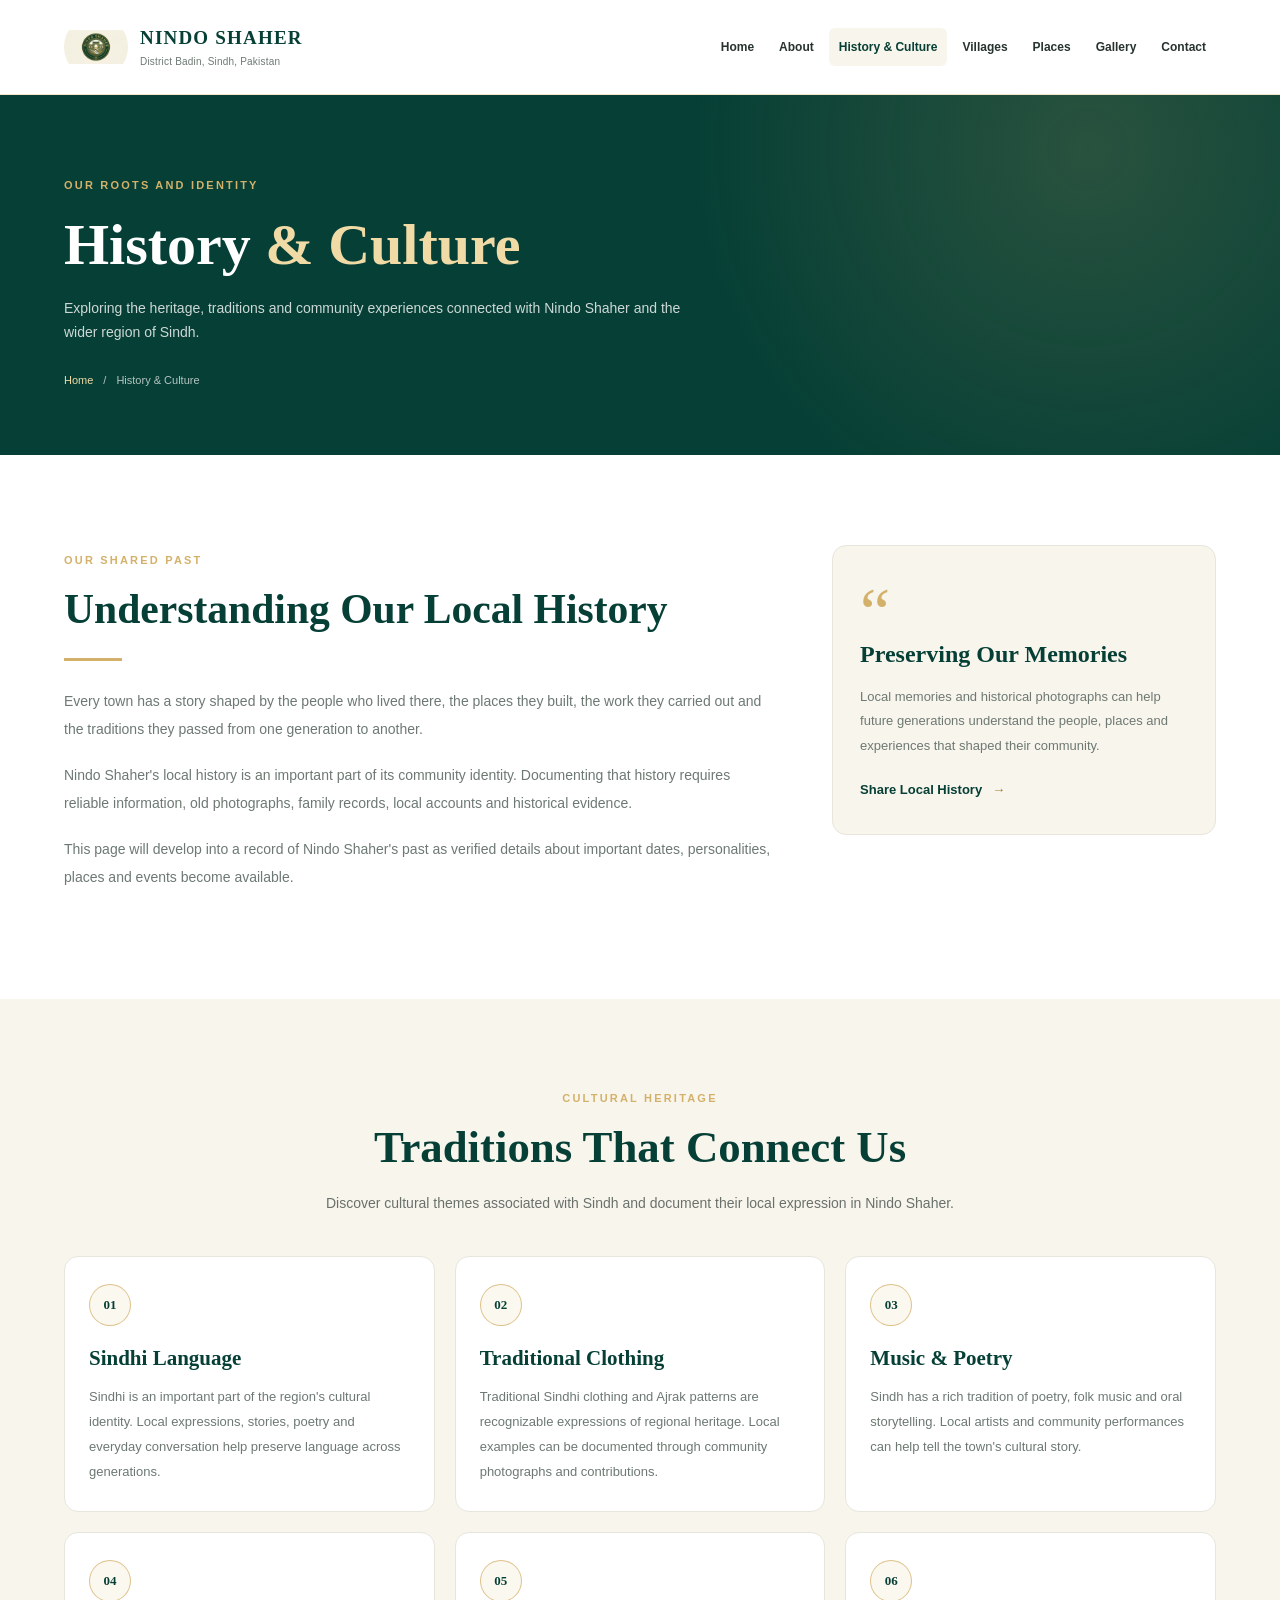
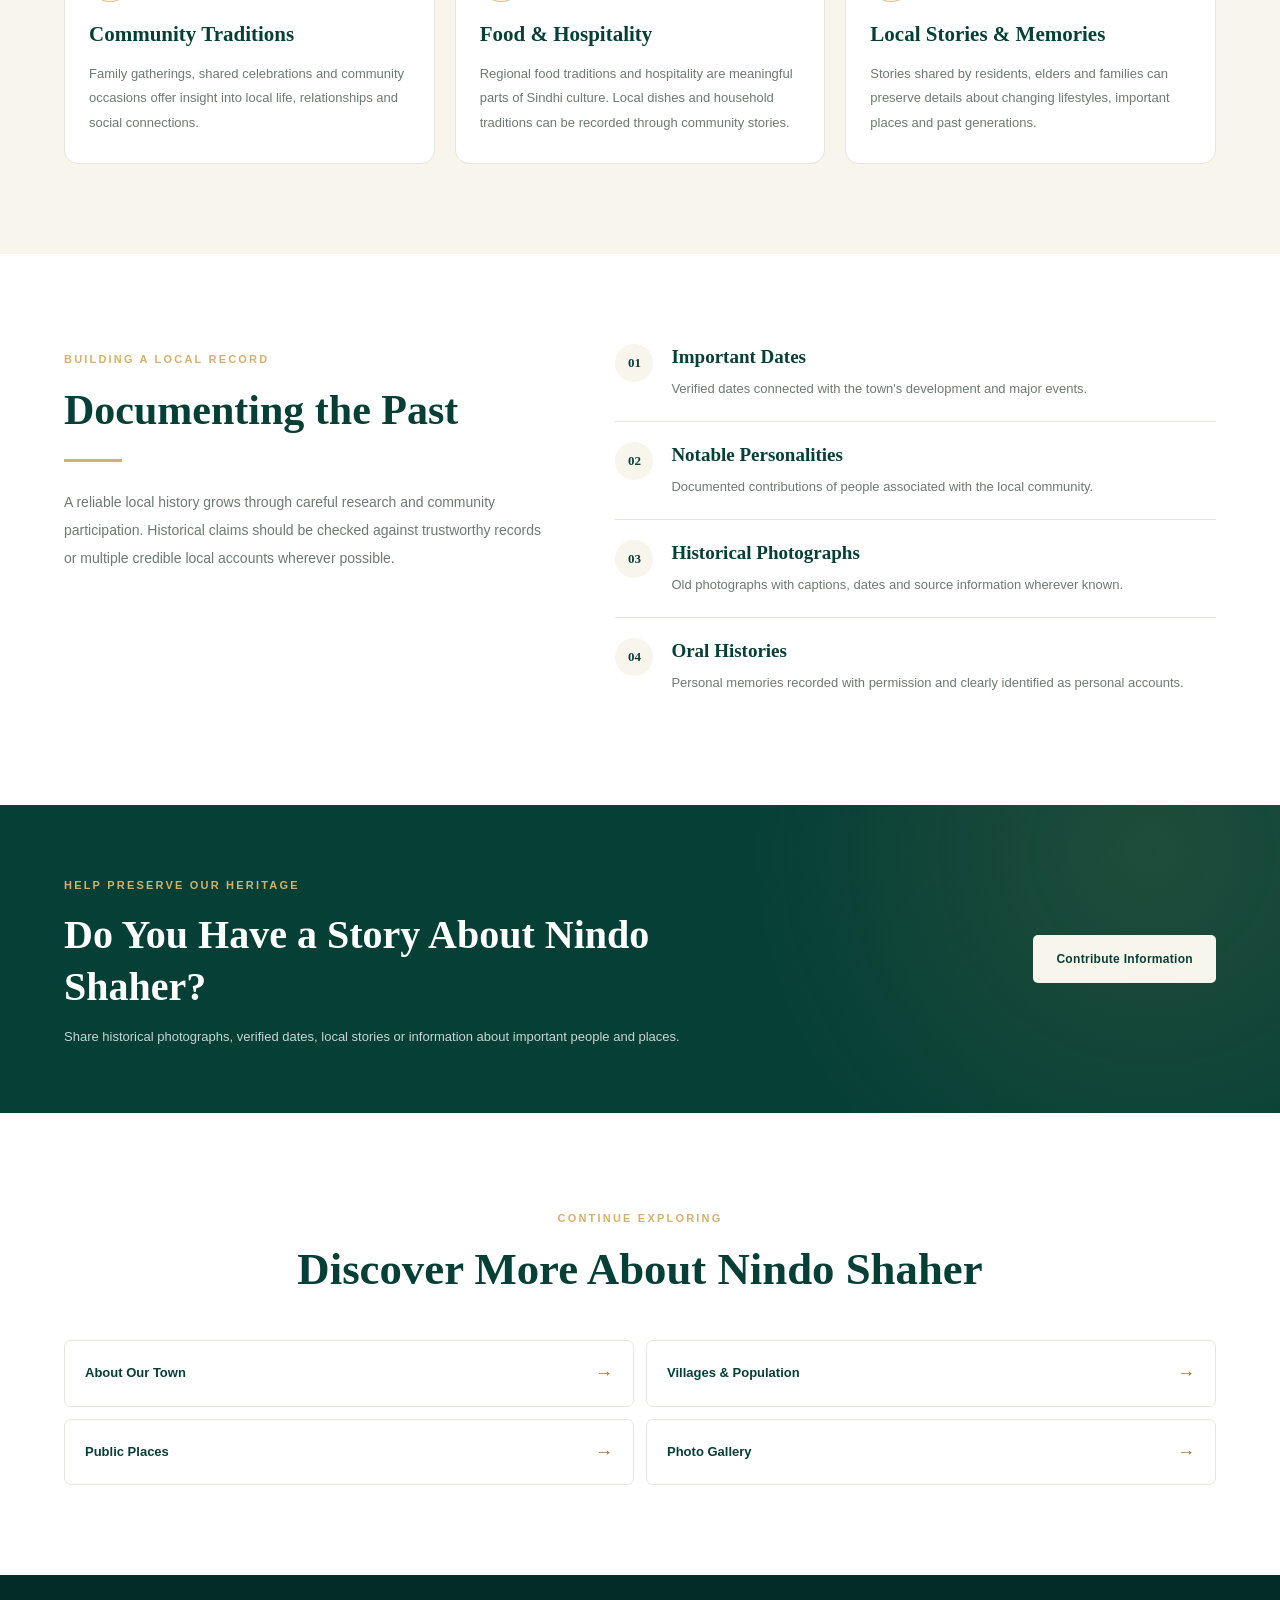
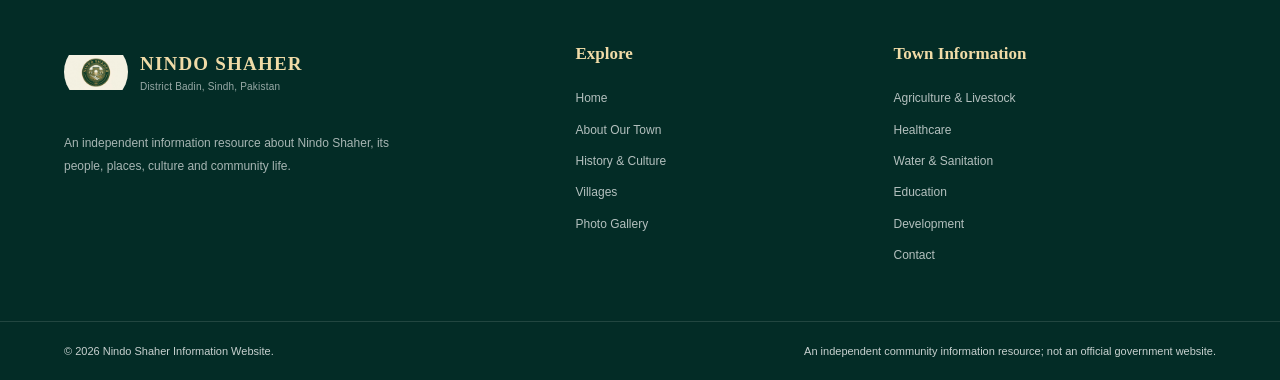
<file: history-culture.htm>
<!DOCTYPE html>
<html lang="en">
<head>
    <meta charset="UTF-8">
    <meta name="viewport" content="width=device-width, initial-scale=1.0">

    <title>History &amp; Culture | Nindo Shaher</title>

    <meta name="description" content="Discover the history, Sindhi cultural heritage, traditions and community life of Nindo Shaher, District Badin, Sindh, Pakistan.">

    <meta name="theme-color" content="#063f35">

    <link rel="stylesheet" href="style.css">
</head>

<body>

    <!-- Header -->
    <header class="site-header">
        <div class="container header-inner">

            <a href="index.html" class="brand">
                <img
                    src="nindo-shaher-logo.jpg"
                    alt="Nindo Shaher emblem"
                    class="brand-logo"
                >

                <span class="brand-text">
                    <strong>NINDO SHAHER</strong>
                    <small>District Badin, Sindh, Pakistan</small>
                </span>
            </a>

            <nav class="main-nav" aria-label="Main navigation">
                <a href="index.html">Home</a>
                <a href="about.html">About</a>
                <a href="history-culture.html" class="active">History &amp; Culture</a>
                <a href="villages.html">Villages</a>
                <a href="places.html">Places</a>
                <a href="gallery.html">Gallery</a>
                <a href="contact.html">Contact</a>
            </nav>

        </div>
    </header>


    <main>

        <!-- Page Hero -->
        <section class="page-hero">
            <div class="container page-hero-content">

                <span class="eyebrow">OUR ROOTS AND IDENTITY</span>

                <h1>History <span>&amp; Culture</span></h1>

                <p>
                    Exploring the heritage, traditions and community
                    experiences connected with Nindo Shaher and the
                    wider region of Sindh.
                </p>

                <div class="breadcrumb">
                    <a href="index.html">Home</a>
                    <span>/</span>
                    <span>History &amp; Culture</span>
                </div>

            </div>
        </section>


        <!-- History Introduction -->
        <section class="section">
            <div class="container history-intro-grid">

                <div class="history-intro">
                    <span class="section-label">OUR SHARED PAST</span>

                    <h2>Understanding Our Local History</h2>

                    <div class="heading-line"></div>

                    <p>
                        Every town has a story shaped by the people
                        who lived there, the places they built,
                        the work they carried out and the traditions
                        they passed from one generation to another.
                    </p>

                    <p>
                        Nindo Shaher's local history is an important
                        part of its community identity. Documenting
                        that history requires reliable information,
                        old photographs, family records, local
                        accounts and historical evidence.
                    </p>

                    <p>
                        This page will develop into a record of
                        Nindo Shaher's past as verified details
                        about important dates, personalities,
                        places and events become available.
                    </p>
                </div>

                <aside class="history-highlight">
                    <span class="highlight-mark">“</span>

                    <h3>Preserving Our Memories</h3>

                    <p>
                        Local memories and historical photographs
                        can help future generations understand
                        the people, places and experiences that
                        shaped their community.
                    </p>

                    <a href="contact.html" class="text-link">
                        Share Local History
                        <span aria-hidden="true">&rarr;</span>
                    </a>
                </aside>

            </div>
        </section>


        <!-- Cultural Heritage -->
        <section class="section culture-section">
            <div class="container">

                <div class="section-heading centered">
                    <span class="section-label">CULTURAL HERITAGE</span>

                    <h2>Traditions That Connect Us</h2>

                    <p>
                        Discover cultural themes associated with
                        Sindh and document their local expression
                        in Nindo Shaher.
                    </p>
                </div>

                <div class="culture-grid">

                    <article class="culture-card">
                        <div class="culture-symbol">01</div>

                        <h3>Sindhi Language</h3>

                        <p>
                            Sindhi is an important part of the
                            region's cultural identity. Local
                            expressions, stories, poetry and
                            everyday conversation help preserve
                            language across generations.
                        </p>
                    </article>

                    <article class="culture-card">
                        <div class="culture-symbol">02</div>

                        <h3>Traditional Clothing</h3>

                        <p>
                            Traditional Sindhi clothing and Ajrak
                            patterns are recognizable expressions
                            of regional heritage. Local examples
                            can be documented through community
                            photographs and contributions.
                        </p>
                    </article>

                    <article class="culture-card">
                        <div class="culture-symbol">03</div>

                        <h3>Music &amp; Poetry</h3>

                        <p>
                            Sindh has a rich tradition of poetry,
                            folk music and oral storytelling.
                            Local artists and community performances
                            can help tell the town's cultural story.
                        </p>
                    </article>

                    <article class="culture-card">
                        <div class="culture-symbol">04</div>

                        <h3>Community Traditions</h3>

                        <p>
                            Family gatherings, shared celebrations
                            and community occasions offer insight
                            into local life, relationships and
                            social connections.
                        </p>
                    </article>

                    <article class="culture-card">
                        <div class="culture-symbol">05</div>

                        <h3>Food &amp; Hospitality</h3>

                        <p>
                            Regional food traditions and hospitality
                            are meaningful parts of Sindhi culture.
                            Local dishes and household traditions
                            can be recorded through community stories.
                        </p>
                    </article>

                    <article class="culture-card">
                        <div class="culture-symbol">06</div>

                        <h3>Local Stories &amp; Memories</h3>

                        <p>
                            Stories shared by residents, elders
                            and families can preserve details
                            about changing lifestyles, important
                            places and past generations.
                        </p>
                    </article>

                </div>

            </div>
        </section>


        <!-- Historical Records -->
        <section class="section historical-records">
            <div class="container records-grid">

                <div>
                    <span class="section-label">BUILDING A LOCAL RECORD</span>

                    <h2>Documenting the Past</h2>

                    <div class="heading-line"></div>

                    <p>
                        A reliable local history grows through
                        careful research and community participation.
                        Historical claims should be checked against
                        trustworthy records or multiple credible
                        local accounts wherever possible.
                    </p>
                </div>

                <div class="records-list">

                    <div class="record-item">
                        <span class="record-number">01</span>

                        <div>
                            <h3>Important Dates</h3>

                            <p>
                                Verified dates connected with the
                                town's development and major events.
                            </p>
                        </div>
                    </div>

                    <div class="record-item">
                        <span class="record-number">02</span>

                        <div>
                            <h3>Notable Personalities</h3>

                            <p>
                                Documented contributions of people
                                associated with the local community.
                            </p>
                        </div>
                    </div>

                    <div class="record-item">
                        <span class="record-number">03</span>

                        <div>
                            <h3>Historical Photographs</h3>

                            <p>
                                Old photographs with captions,
                                dates and source information
                                wherever known.
                            </p>
                        </div>
                    </div>

                    <div class="record-item">
                        <span class="record-number">04</span>

                        <div>
                            <h3>Oral Histories</h3>

                            <p>
                                Personal memories recorded with
                                permission and clearly identified
                                as personal accounts.
                            </p>
                        </div>
                    </div>

                </div>

            </div>
        </section>


        <!-- Community Contribution -->
        <section class="community-banner">
            <div class="container community-banner-inner">

                <div>
                    <span class="section-label">
                        HELP PRESERVE OUR HERITAGE
                    </span>

                    <h2>Do You Have a Story About Nindo Shaher?</h2>

                    <p>
                        Share historical photographs, verified dates,
                        local stories or information about important
                        people and places.
                    </p>
                </div>

                <a href="contact.html" class="btn btn-light">
                    Contribute Information
                </a>

            </div>
        </section>


        <!-- Explore More -->
        <section class="section">
            <div class="container">

                <div class="section-heading">
                    <span class="section-label">CONTINUE EXPLORING</span>

                    <h2>Discover More About Nindo Shaher</h2>
                </div>

                <div class="quick-links">

                    <a href="about.html">
                        About Our Town <span>&rarr;</span>
                    </a>

                    <a href="villages.html">
                        Villages &amp; Population <span>&rarr;</span>
                    </a>

                    <a href="places.html">
                        Public Places <span>&rarr;</span>
                    </a>

                    <a href="gallery.html">
                        Photo Gallery <span>&rarr;</span>
                    </a>

                </div>

            </div>
        </section>

    </main>


    <!-- Footer -->
    <footer class="site-footer">
        <div class="container footer-main">

            <div class="footer-brand">

                <a href="index.html" class="brand footer-logo">
                    <img
                        src="nindo-shaher-logo.jpg"
                        alt="Nindo Shaher emblem"
                        class="brand-logo"
                    >

                    <span class="brand-text">
                        <strong>NINDO SHAHER</strong>
                        <small>District Badin, Sindh, Pakistan</small>
                    </span>
                </a>

                <p>
                    An independent information resource about
                    Nindo Shaher, its people, places, culture
                    and community life.
                </p>

            </div>

            <div class="footer-links">
                <h3>Explore</h3>

                <a href="index.html">Home</a>
                <a href="about.html">About Our Town</a>
                <a href="history-culture.html">History &amp; Culture</a>
                <a href="villages.html">Villages</a>
                <a href="gallery.html">Photo Gallery</a>
            </div>

            <div class="footer-links">
                <h3>Town Information</h3>

                <a href="agriculture-livestock.html">
                    Agriculture &amp; Livestock
                </a>

                <a href="health.html">Healthcare</a>
                <a href="water-sanitation.html">Water &amp; Sanitation</a>
                <a href="education.html">Education</a>
                <a href="development.html">Development</a>
                <a href="contact.html">Contact</a>
            </div>

        </div>

        <div class="footer-bottom">
            <div class="container footer-bottom-inner">

                <p>
                    &copy; <span id="current-year">2026</span>
                    Nindo Shaher Information Website.
                </p>

                <p class="independent-note">
                    An independent community information resource;
                    not an official government website.
                </p>

            </div>
        </div>
    </footer>


    <script>
        document.getElementById("current-year").textContent =
            new Date().getFullYear();
    </script>

</body>
    </html>
</file>
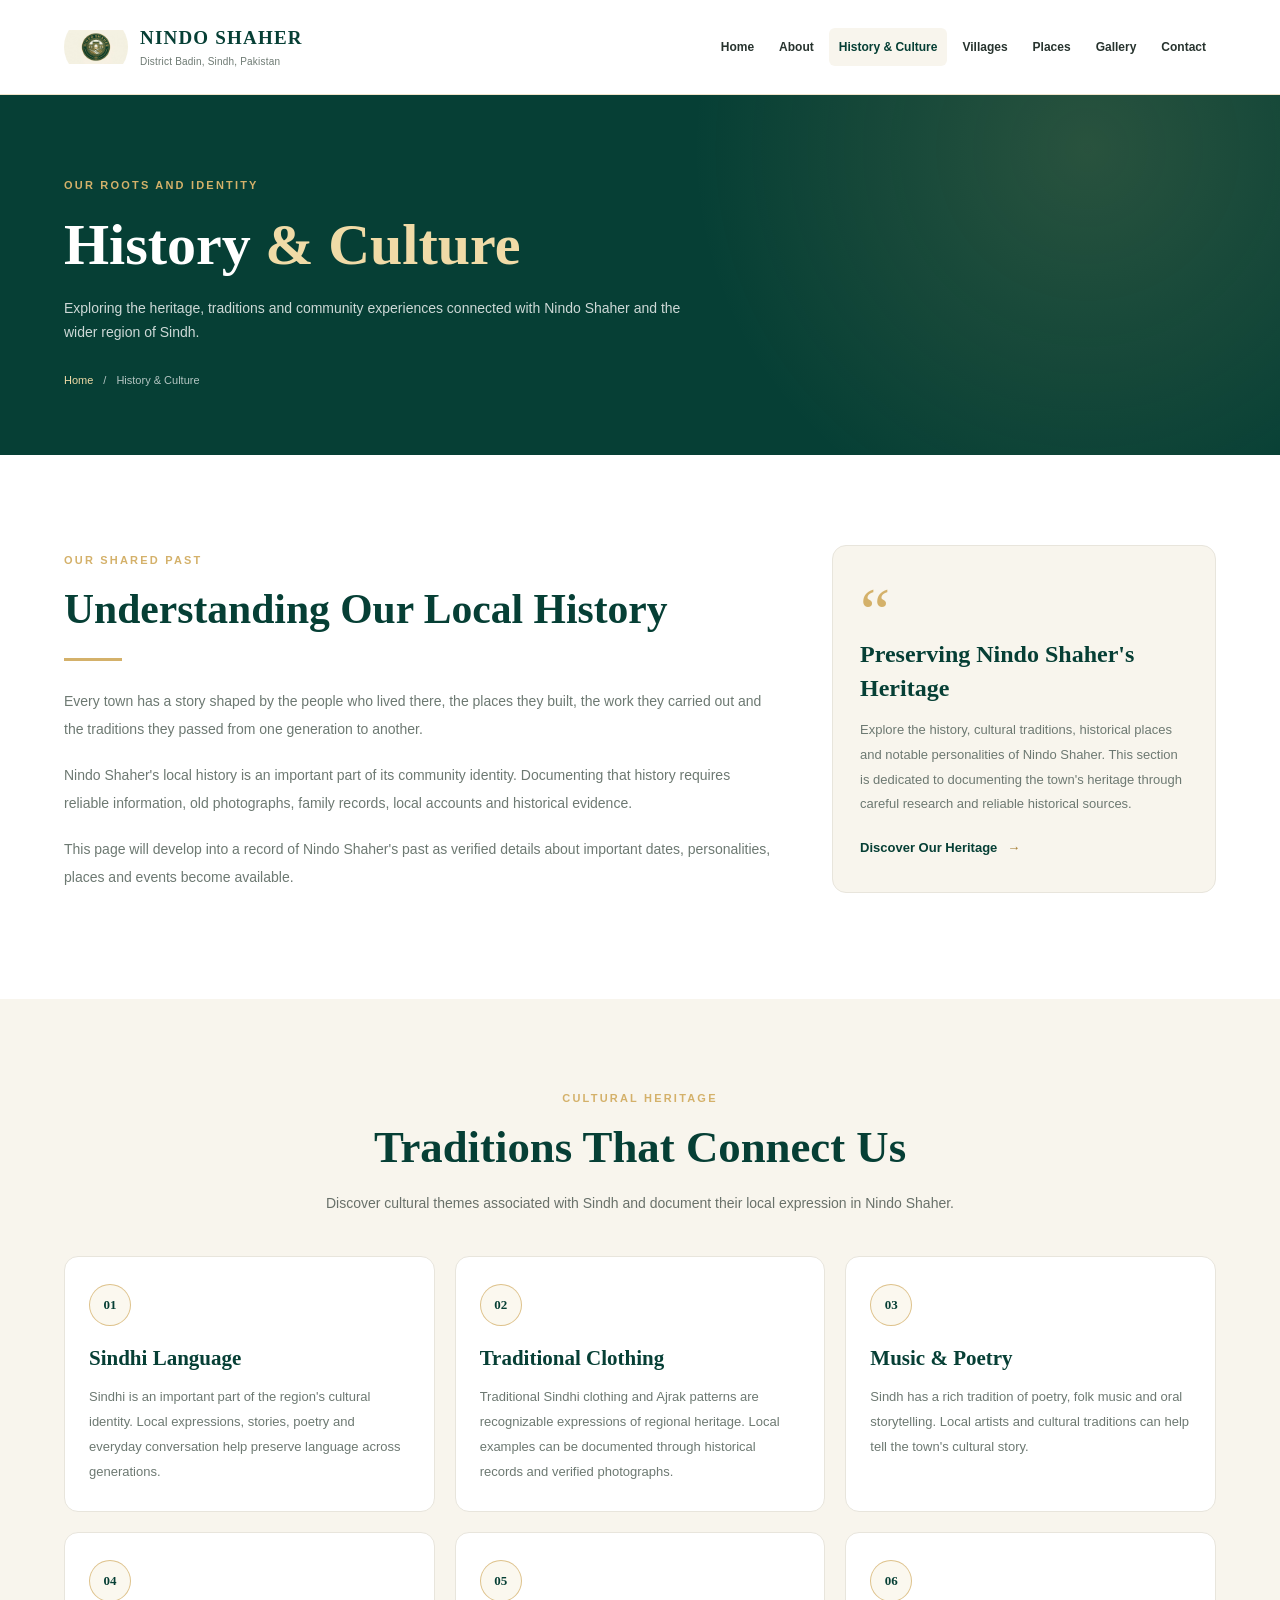
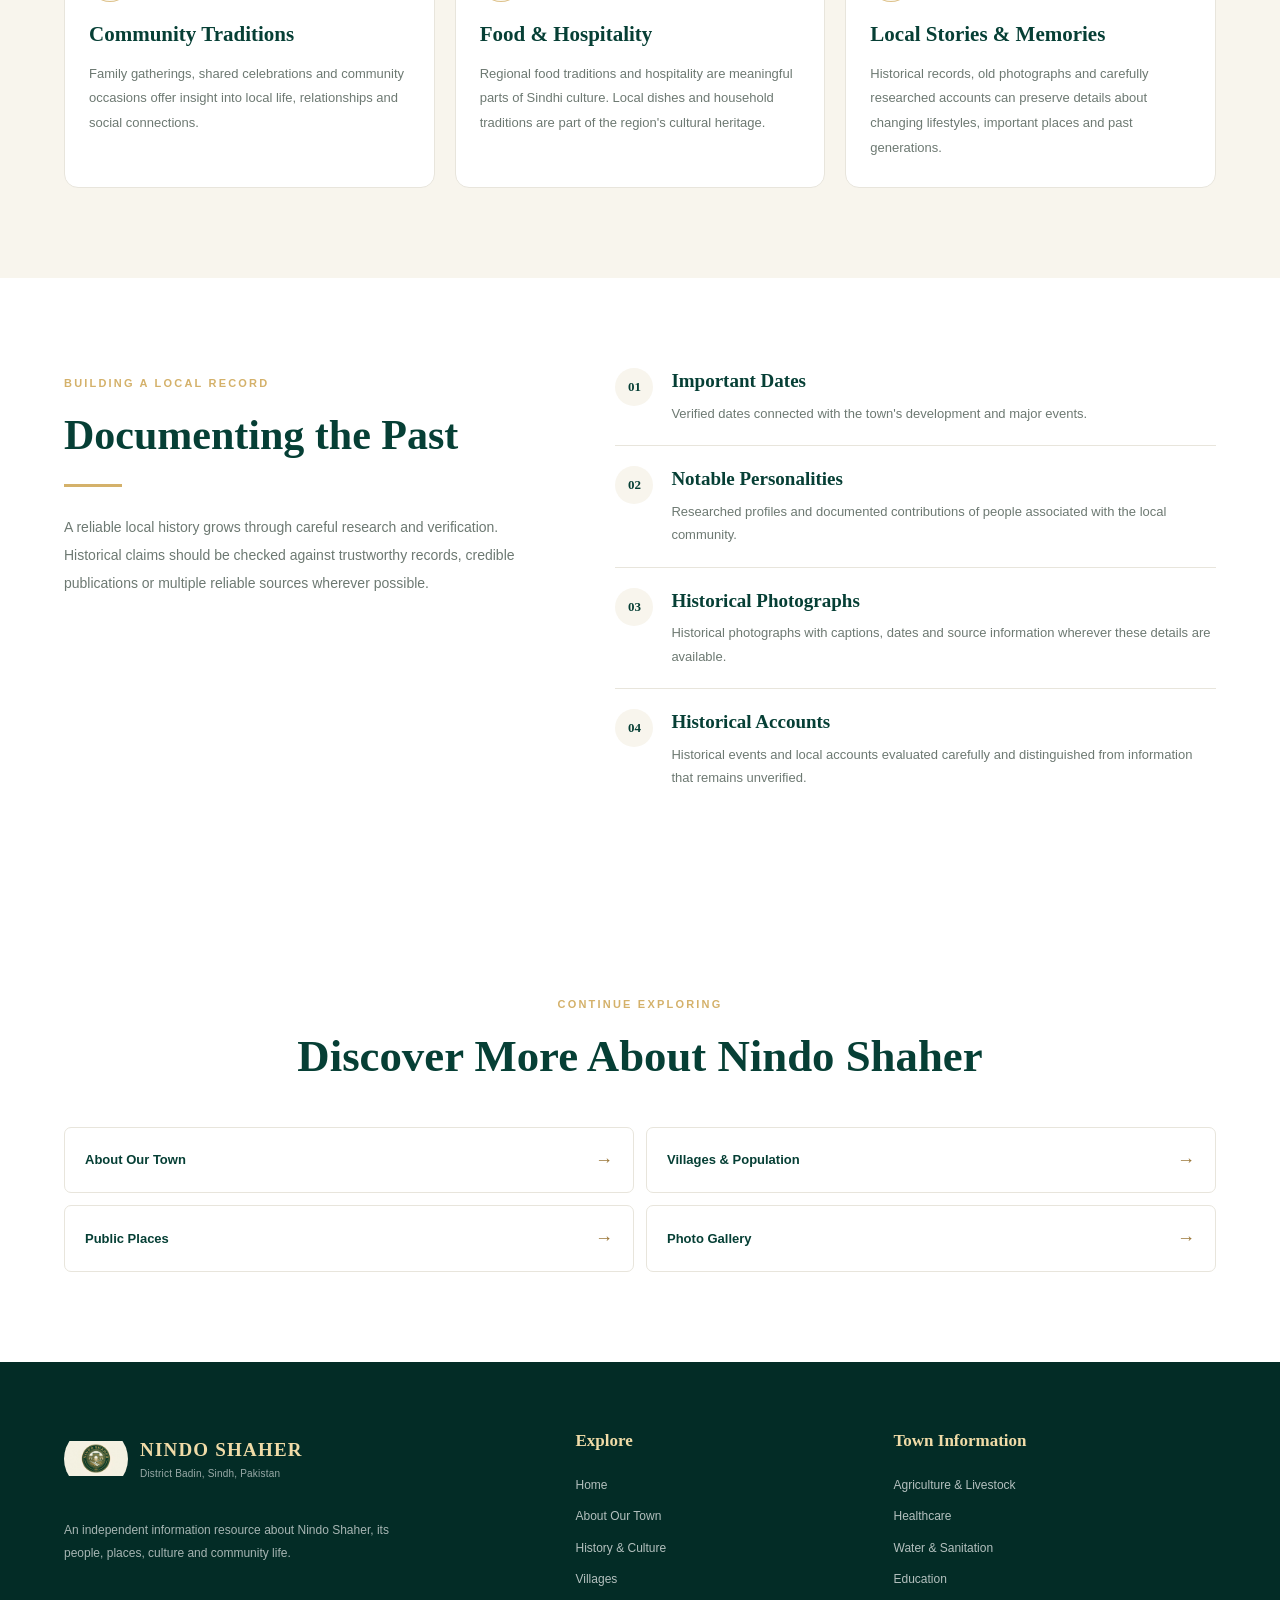
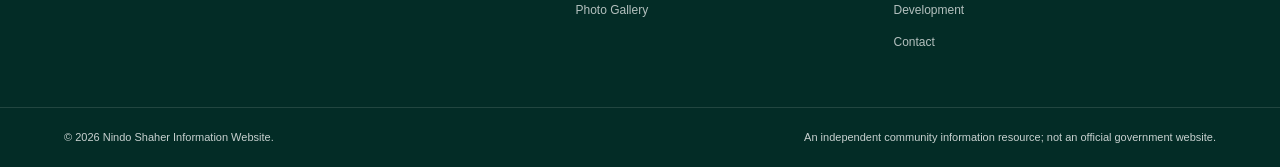
<file: history-culture.html>
<!DOCTYPE html>
<html lang="en">
<head>
    <meta charset="UTF-8">
    <meta name="viewport" content="width=device-width, initial-scale=1.0">

    <title>History &amp; Culture | Nindo Shaher</title>

    <meta name="description" content="Discover the history, Sindhi cultural heritage, traditions and community life of Nindo Shaher, District Badin, Sindh, Pakistan.">

    <meta name="theme-color" content="#063f35">

    <link rel="stylesheet" href="style.css">
</head>

<body>

    <!-- Header -->
    <header class="site-header">
        <div class="container header-inner">

            <a href="index.html" class="brand">
                <img
                    src="nindo-shaher-logo.jpg"
                    alt="Nindo Shaher emblem"
                    class="brand-logo"
                >

                <span class="brand-text">
                    <strong>NINDO SHAHER</strong>
                    <small>District Badin, Sindh, Pakistan</small>
                </span>
            </a>

            <nav class="main-nav" aria-label="Main navigation">
                <a href="index.html">Home</a>
                <a href="about.html">About</a>
                <a href="history-culture.html" class="active">History &amp; Culture</a>
                <a href="villages.html">Villages</a>
                <a href="places.html">Places</a>
                <a href="gallery.html">Gallery</a>
                <a href="contact.html">Contact</a>
            </nav>

        </div>
    </header>


    <main>

        <!-- Page Hero -->
        <section class="page-hero">
            <div class="container page-hero-content">

                <span class="eyebrow">OUR ROOTS AND IDENTITY</span>

                <h1>History <span>&amp; Culture</span></h1>

                <p>
                    Exploring the heritage, traditions and community
                    experiences connected with Nindo Shaher and the
                    wider region of Sindh.
                </p>

                <div class="breadcrumb">
                    <a href="index.html">Home</a>
                    <span>/</span>
                    <span>History &amp; Culture</span>
                </div>

            </div>
        </section>


        <!-- History Introduction -->
        <section class="section">
            <div class="container history-intro-grid">

                <div class="history-intro">
                    <span class="section-label">OUR SHARED PAST</span>

                    <h2>Understanding Our Local History</h2>

                    <div class="heading-line"></div>

                    <p>
                        Every town has a story shaped by the people
                        who lived there, the places they built,
                        the work they carried out and the traditions
                        they passed from one generation to another.
                    </p>

                    <p>
                        Nindo Shaher's local history is an important
                        part of its community identity. Documenting
                        that history requires reliable information,
                        old photographs, family records, local
                        accounts and historical evidence.
                    </p>

                    <p>
                        This page will develop into a record of
                        Nindo Shaher's past as verified details
                        about important dates, personalities,
                        places and events become available.
                    </p>
                </div>

                <!-- Updated History Highlight Card -->
                <aside class="history-highlight">
                    <span class="highlight-mark">“</span>

                    <h3>Preserving Nindo Shaher's Heritage</h3>

                    <p>
                        Explore the history, cultural traditions,
                        historical places and notable personalities
                        of Nindo Shaher. This section is dedicated
                        to documenting the town's heritage through
                        careful research and reliable historical
                        sources.
                    </p>

                    <a href="heritage.html" class="text-link">
                        Discover Our Heritage
                        <span aria-hidden="true">&rarr;</span>
                    </a>
                </aside>

            </div>
        </section>


        <!-- Cultural Heritage -->
        <section class="section culture-section">
            <div class="container">

                <div class="section-heading centered">
                    <span class="section-label">CULTURAL HERITAGE</span>

                    <h2>Traditions That Connect Us</h2>

                    <p>
                        Discover cultural themes associated with
                        Sindh and document their local expression
                        in Nindo Shaher.
                    </p>
                </div>

                <div class="culture-grid">

                    <article class="culture-card">
                        <div class="culture-symbol">01</div>

                        <h3>Sindhi Language</h3>

                        <p>
                            Sindhi is an important part of the
                            region's cultural identity. Local
                            expressions, stories, poetry and
                            everyday conversation help preserve
                            language across generations.
                        </p>
                    </article>

                    <article class="culture-card">
                        <div class="culture-symbol">02</div>

                        <h3>Traditional Clothing</h3>

                        <p>
                            Traditional Sindhi clothing and Ajrak
                            patterns are recognizable expressions
                            of regional heritage. Local examples
                            can be documented through historical
                            records and verified photographs.
                        </p>
                    </article>

                    <article class="culture-card">
                        <div class="culture-symbol">03</div>

                        <h3>Music &amp; Poetry</h3>

                        <p>
                            Sindh has a rich tradition of poetry,
                            folk music and oral storytelling.
                            Local artists and cultural traditions
                            can help tell the town's cultural story.
                        </p>
                    </article>

                    <article class="culture-card">
                        <div class="culture-symbol">04</div>

                        <h3>Community Traditions</h3>

                        <p>
                            Family gatherings, shared celebrations
                            and community occasions offer insight
                            into local life, relationships and
                            social connections.
                        </p>
                    </article>

                    <article class="culture-card">
                        <div class="culture-symbol">05</div>

                        <h3>Food &amp; Hospitality</h3>

                        <p>
                            Regional food traditions and hospitality
                            are meaningful parts of Sindhi culture.
                            Local dishes and household traditions
                            are part of the region's cultural heritage.
                        </p>
                    </article>

                    <article class="culture-card">
                        <div class="culture-symbol">06</div>

                        <h3>Local Stories &amp; Memories</h3>

                        <p>
                            Historical records, old photographs
                            and carefully researched accounts can
                            preserve details about changing lifestyles,
                            important places and past generations.
                        </p>
                    </article>

                </div>

            </div>
        </section>


        <!-- Historical Records -->
        <section class="section historical-records" id="historical-records">
            <div class="container records-grid">

                <div>
                    <span class="section-label">BUILDING A LOCAL RECORD</span>

                    <h2>Documenting the Past</h2>

                    <div class="heading-line"></div>

                    <p>
                        A reliable local history grows through
                        careful research and verification.
                        Historical claims should be checked against
                        trustworthy records, credible publications
                        or multiple reliable sources wherever possible.
                    </p>
                </div>

                <div class="records-list">

                    <div class="record-item">
                        <span class="record-number">01</span>

                        <div>
                            <h3>Important Dates</h3>

                            <p>
                                Verified dates connected with the
                                town's development and major events.
                            </p>
                        </div>
                    </div>

                    <div class="record-item">
                        <span class="record-number">02</span>

                        <div>
                            <h3>Notable Personalities</h3>

                            <p>
                                Researched profiles and documented
                                contributions of people associated
                                with the local community.
                            </p>
                        </div>
                    </div>

                    <div class="record-item">
                        <span class="record-number">03</span>

                        <div>
                            <h3>Historical Photographs</h3>

                            <p>
                                Historical photographs with
                                captions, dates and source information
                                wherever these details are available.
                            </p>
                        </div>
                    </div>

                    <div class="record-item">
                        <span class="record-number">04</span>

                        <div>
                            <h3>Historical Accounts</h3>

                            <p>
                                Historical events and local accounts
                                evaluated carefully and distinguished
                                from information that remains unverified.
                            </p>
                        </div>
                    </div>

                </div>

            </div>
        </section>


        <!-- Explore More -->
        <section class="section">
            <div class="container">

                <div class="section-heading">
                    <span class="section-label">CONTINUE EXPLORING</span>

                    <h2>Discover More About Nindo Shaher</h2>
                </div>

                <div class="quick-links">

                    <a href="about.html">
                        About Our Town <span>&rarr;</span>
                    </a>

                    <a href="villages.html">
                        Villages &amp; Population <span>&rarr;</span>
                    </a>

                    <a href="places.html">
                        Public Places <span>&rarr;</span>
                    </a>

                    <a href="gallery.html">
                        Photo Gallery <span>&rarr;</span>
                    </a>

                </div>

            </div>
        </section>

    </main>


    <!-- Footer -->
    <footer class="site-footer">
        <div class="container footer-main">

            <div class="footer-brand">

                <a href="index.html" class="brand footer-logo">
                    <img
                        src="nindo-shaher-logo.jpg"
                        alt="Nindo Shaher emblem"
                        class="brand-logo"
                    >

                    <span class="brand-text">
                        <strong>NINDO SHAHER</strong>
                        <small>District Badin, Sindh, Pakistan</small>
                    </span>
                </a>

                <p>
                    An independent information resource about
                    Nindo Shaher, its people, places, culture
                    and community life.
                </p>

            </div>

            <div class="footer-links">
                <h3>Explore</h3>

                <a href="index.html">Home</a>
                <a href="about.html">About Our Town</a>
                <a href="history-culture.html">History &amp; Culture</a>
                <a href="villages.html">Villages</a>
                <a href="gallery.html">Photo Gallery</a>
            </div>

            <div class="footer-links">
                <h3>Town Information</h3>

                <a href="agriculture-livestock.html">
                    Agriculture &amp; Livestock
                </a>

                <a href="health.html">Healthcare</a>
                <a href="water-sanitation.html">Water &amp; Sanitation</a>
                <a href="education.html">Education</a>
                <a href="development.html">Development</a>
                <a href="contact.html">Contact</a>
            </div>

        </div>

        <div class="footer-bottom">
            <div class="container footer-bottom-inner">

                <p>
                    &copy; <span id="current-year">2026</span>
                    Nindo Shaher Information Website.
                </p>

                <p class="independent-note">
                    An independent community information resource;
                    not an official government website.
                </p>

            </div>
        </div>
    </footer>


    <script>
        document.getElementById("current-year").textContent =
            new Date().getFullYear();
    </script>

</body>
</html>
</file>
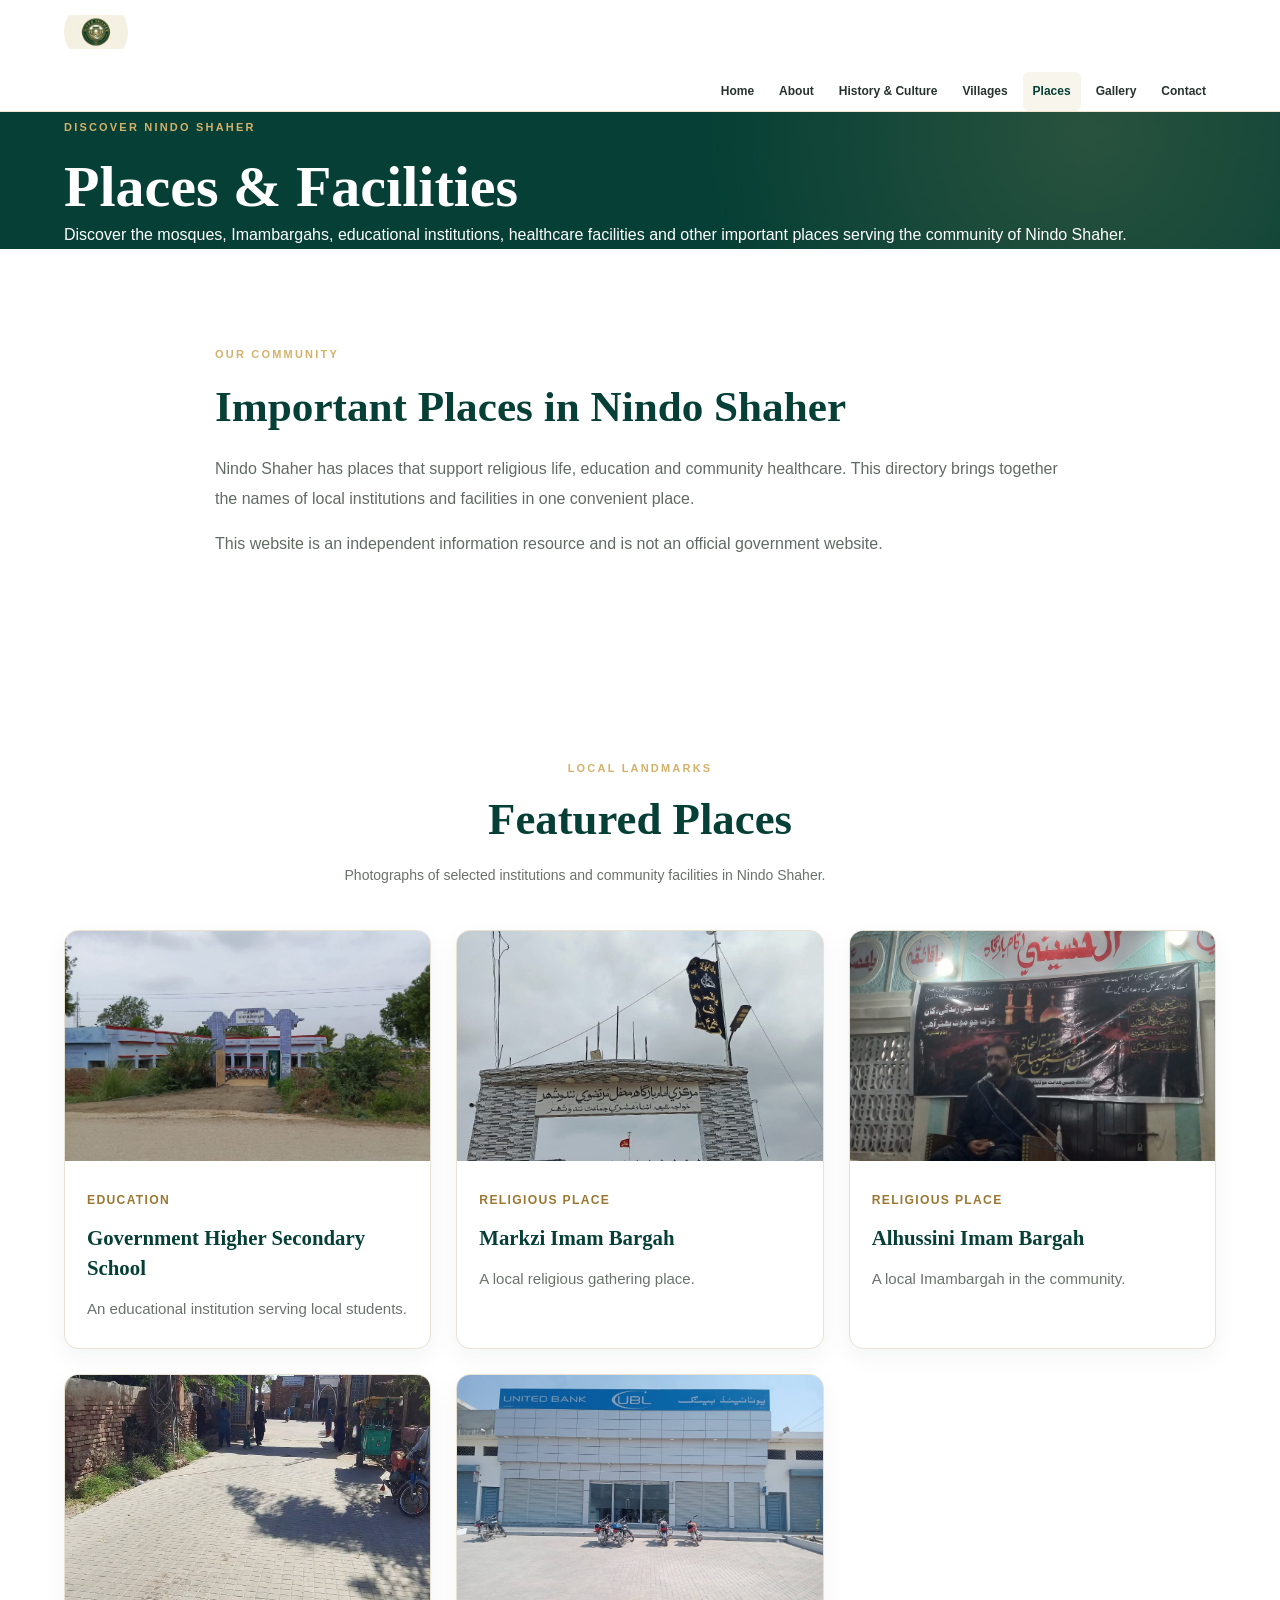
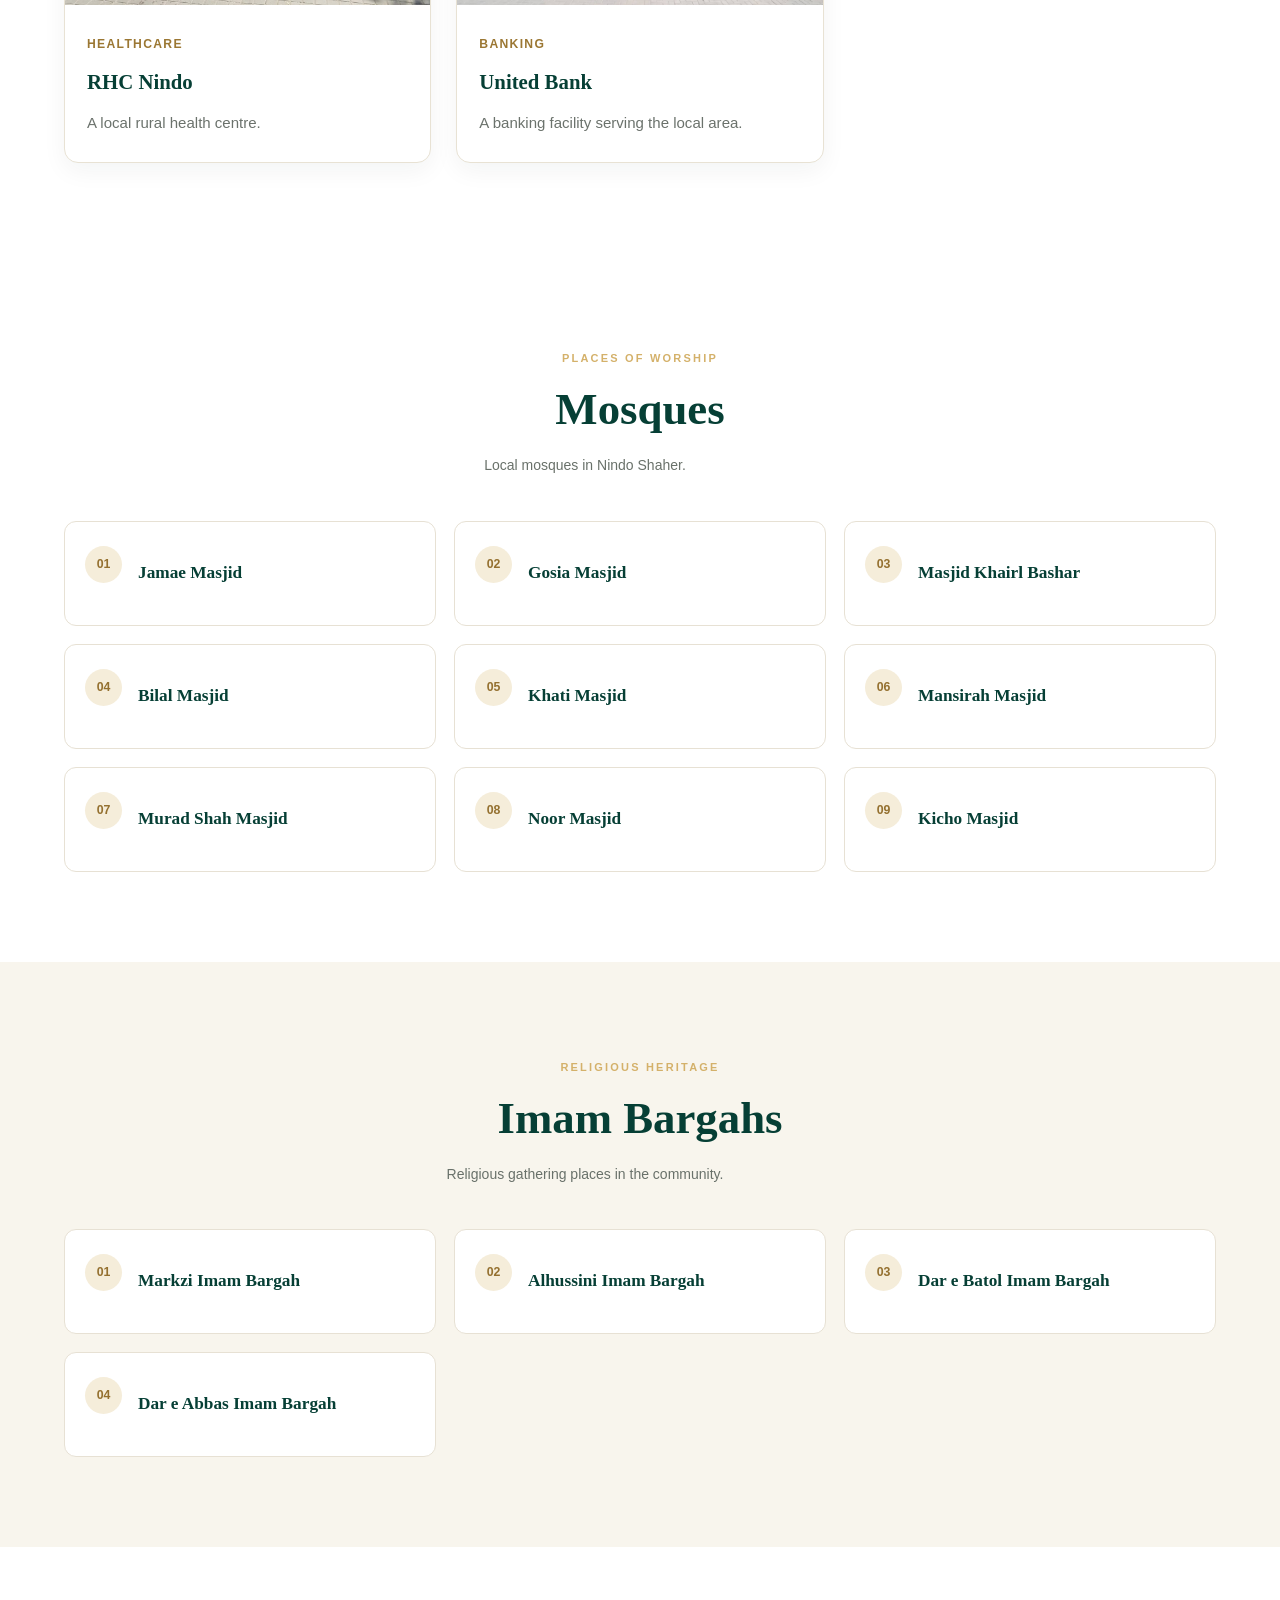
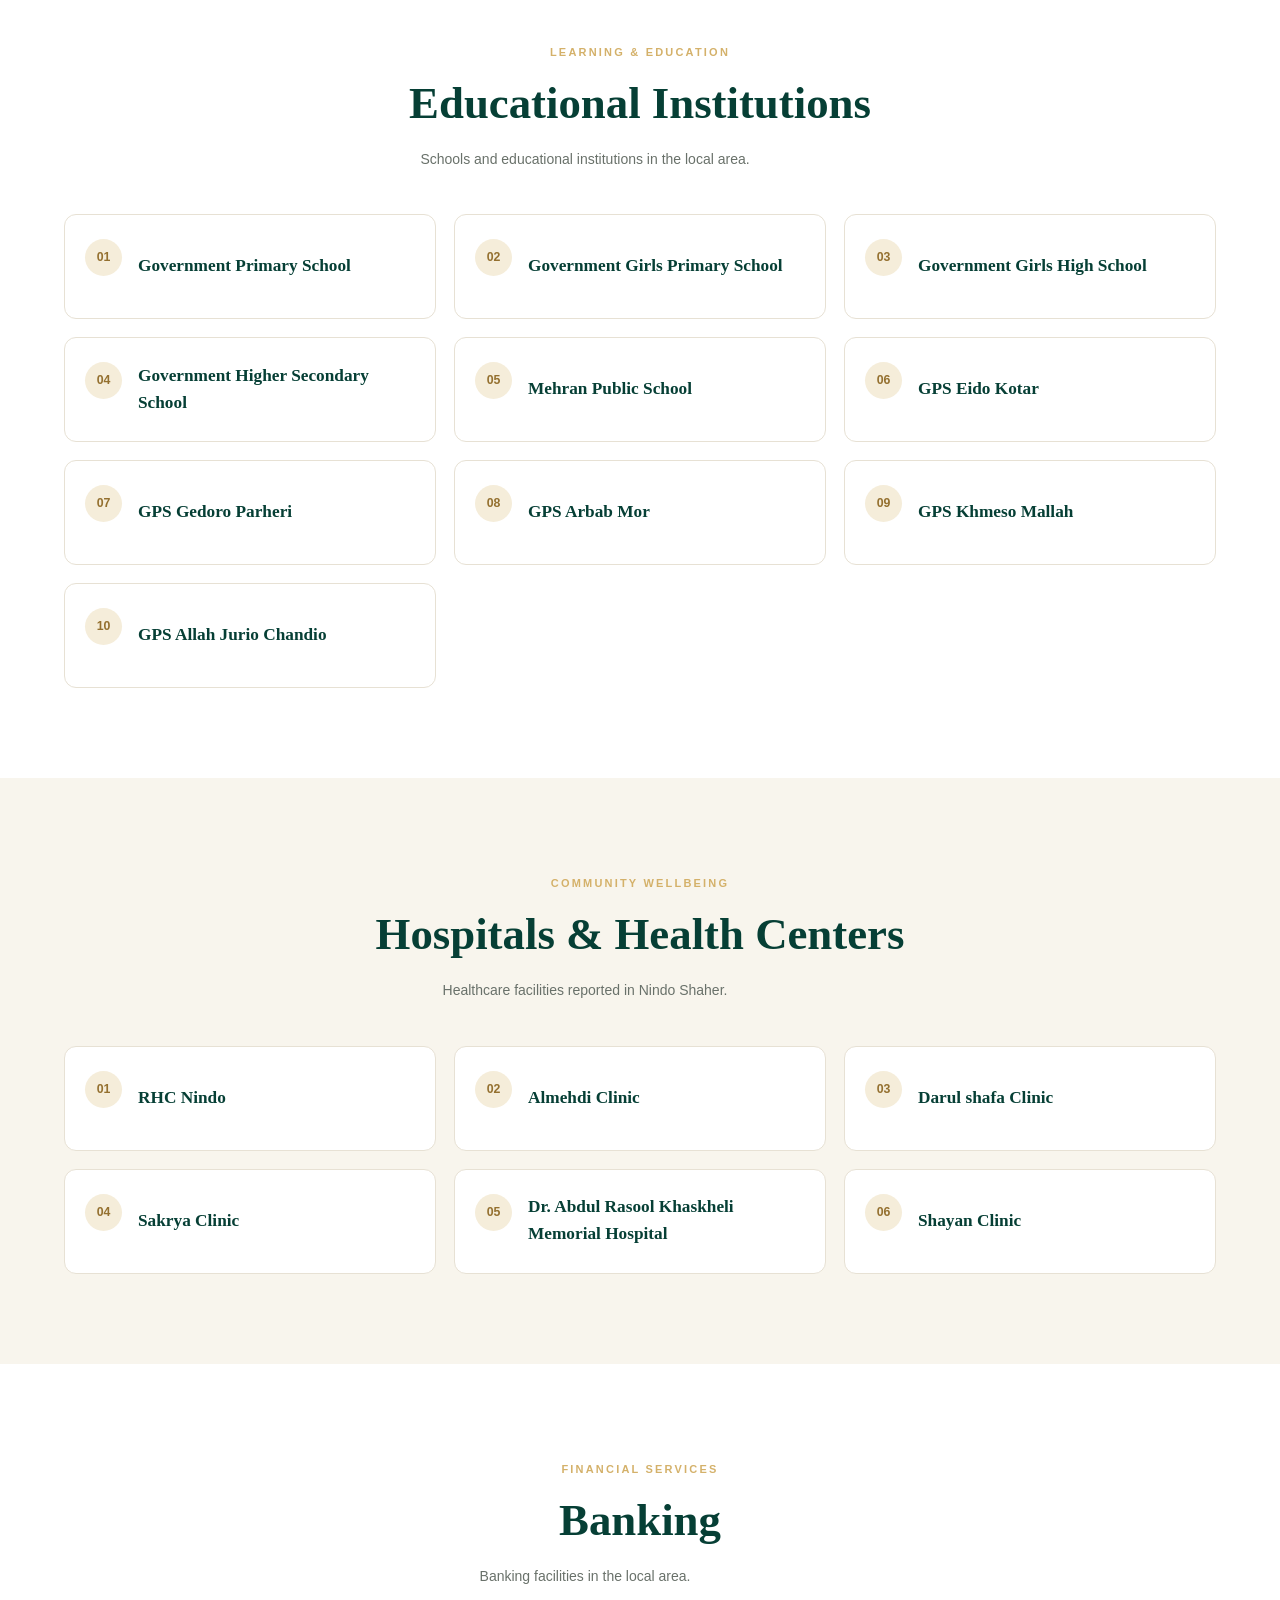
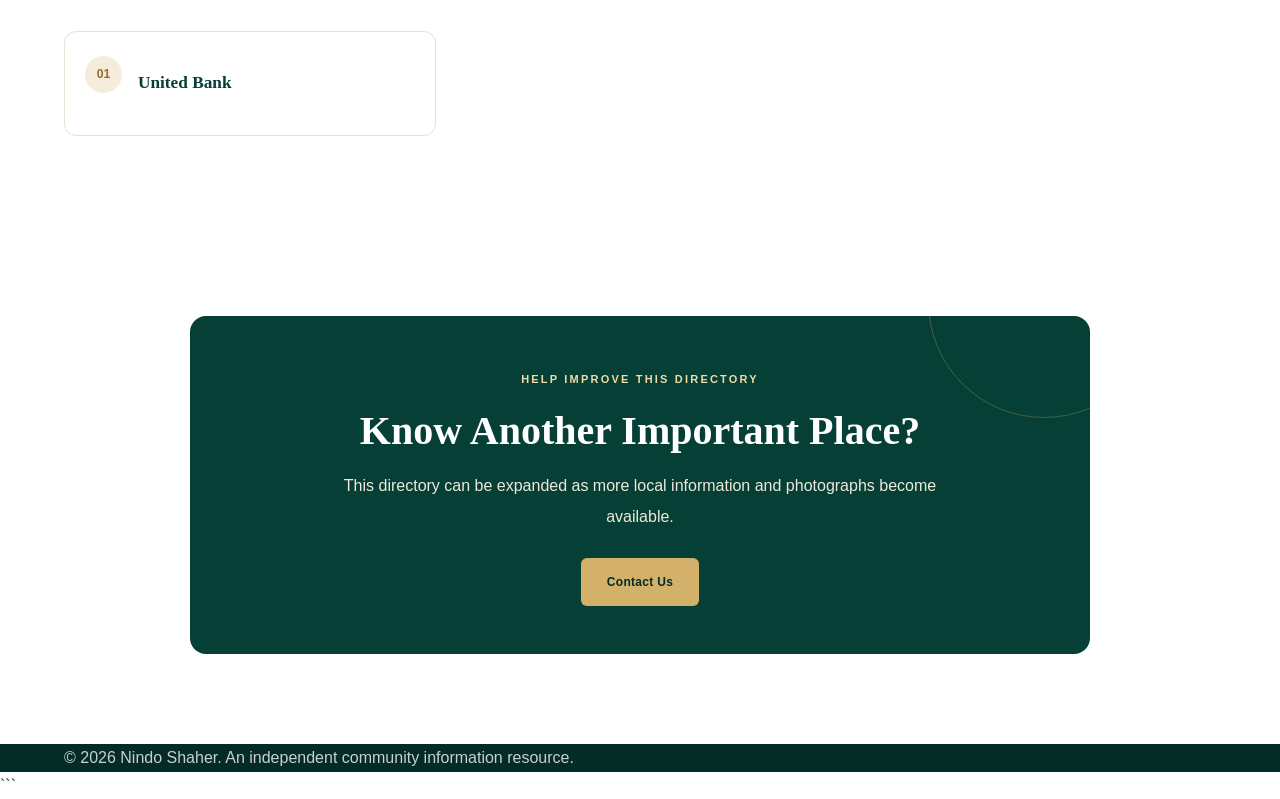
<file: places.html>
<!DOCTYPE html>
<html lang="en">
<head>
    <meta charset="UTF-8">
    <meta name="viewport" content="width=device-width, initial-scale=1.0">

    <title>Places & Facilities | Nindo Shaher</title>
    <meta name="description" content="Explore mosques, Imambargahs, educational institutions, healthcare facilities and other important places in Nindo Shaher, District Badin, Sindh, Pakistan.">

    <link rel="stylesheet" href="style.css">
</head>

<body>

<header class="site-header">
    <div class="container header-container">
        <a href="index.html" class="brand">
            <img src="nindo-shaher-logo.jpg" alt="Nindo Shaher Logo" class="brand-logo">
        </a>

        <nav class="main-nav">
            <a href="index.html">Home</a>
            <a href="about.html">About</a>
            <a href="history-culture.html">History & Culture</a>
            <a href="villages.html">Villages</a>
            <a href="places.html" class="active">Places</a>
            <a href="gallery.html">Gallery</a>
            <a href="contact.html">Contact</a>
        </nav>
    </div>
</header>

<main>

    <!-- Page Hero -->
    <section class="page-hero places-hero">
        <div class="container">
            <span class="section-label">Discover Nindo Shaher</span>
            <h1>Places & Facilities</h1>
            <p>
                Discover the mosques, Imambargahs, educational institutions,
                healthcare facilities and other important places serving
                the community of Nindo Shaher.
            </p>
        </div>
    </section>

    <!-- Introduction -->
    <section class="section places-intro">
        <div class="container narrow-container">
            <span class="section-label">Our Community</span>
            <h2>Important Places in Nindo Shaher</h2>
            <p>
                Nindo Shaher has places that support religious life,
                education and community healthcare. This directory brings
                together the names of local institutions and facilities
                in one convenient place.
            </p>
            <p>
                This website is an independent information resource and
                is not an official government website.
            </p>
        </div>
    </section>

    <!-- Featured Places -->
    <section class="section featured-places-section">
        <div class="container">
            <div class="section-heading">
                <span class="section-label">Local Landmarks</span>
                <h2>Featured Places</h2>
                <p>
                    Photographs of selected institutions and community
                    facilities in Nindo Shaher.
                </p>
            </div>

            <div class="featured-places-grid">

                <article class="featured-place-card">
                    <img
                        src="government-higher-secondary-school.jpeg"
                        alt="Government Higher Secondary School in Nindo Shaher"
                        loading="lazy"
                    >
                    <div class="featured-place-content">
                        <span class="place-category">Education</span>
                        <h3>Government Higher Secondary School</h3>
                        <p>An educational institution serving local students.</p>
                    </div>
                </article>

                <article class="featured-place-card">
                    <img
                        src="markazi-imam-bargah.jpeg"
                        alt="Markzi Imam Bargah in Nindo Shaher"
                        loading="lazy"
                    >
                    <div class="featured-place-content">
                        <span class="place-category">Religious Place</span>
                        <h3>Markzi Imam Bargah</h3>
                        <p>A local religious gathering place.</p>
                    </div>
                </article>

                <article class="featured-place-card">
                    <img
                        src="alhussini-imam-bargah.jpeg"
                        alt="Alhussini Imam Bargah in Nindo Shaher"
                        loading="lazy"
                    >
                    <div class="featured-place-content">
                        <span class="place-category">Religious Place</span>
                        <h3>Alhussini Imam Bargah</h3>
                        <p>A local Imambargah in the community.</p>
                    </div>
                </article>

                <article class="featured-place-card">
                    <img
                        src="rhc-nindo.jpeg"
                        alt="RHC Nindo healthcare facility"
                        loading="lazy"
                    >
                    <div class="featured-place-content">
                        <span class="place-category">Healthcare</span>
                        <h3>RHC Nindo</h3>
                        <p>A local rural health centre.</p>
                    </div>
                </article>

                <article class="featured-place-card">
                    <img
                        src="united-bank-nindo.jpeg"
                        alt="United Bank in Nindo Shaher"
                        loading="lazy"
                    >
                    <div class="featured-place-content">
                        <span class="place-category">Banking</span>
                        <h3>United Bank</h3>
                        <p>A banking facility serving the local area.</p>
                    </div>
                </article>

            </div>
        </div>
    </section>

    <!-- Mosques -->
    <section class="section places-directory-section">
        <div class="container">
            <div class="section-heading">
                <span class="section-label">Places of Worship</span>
                <h2>Mosques</h2>
                <p>Local mosques in Nindo Shaher.</p>
            </div>

            <div class="places-list-grid">
                <article class="place-list-card"><span>01</span><h3>Jamae Masjid</h3></article>
                <article class="place-list-card"><span>02</span><h3>Gosia Masjid</h3></article>
                <article class="place-list-card"><span>03</span><h3>Masjid Khairl Bashar</h3></article>
                <article class="place-list-card"><span>04</span><h3>Bilal Masjid</h3></article>
                <article class="place-list-card"><span>05</span><h3>Khati Masjid</h3></article>
                <article class="place-list-card"><span>06</span><h3>Mansirah Masjid</h3></article>
                <article class="place-list-card"><span>07</span><h3>Murad Shah Masjid</h3></article>
                <article class="place-list-card"><span>08</span><h3>Noor Masjid</h3></article>
                <article class="place-list-card"><span>09</span><h3>Kicho Masjid</h3></article>
            </div>
        </div>
    </section>

    <!-- Imambargahs -->
    <section class="section imambargahs-section">
        <div class="container">
            <div class="section-heading">
                <span class="section-label">Religious Heritage</span>
                <h2>Imam Bargahs</h2>
                <p>Religious gathering places in the community.</p>
            </div>

            <div class="places-list-grid">
                <article class="place-list-card"><span>01</span><h3>Markzi Imam Bargah</h3></article>
                <article class="place-list-card"><span>02</span><h3>Alhussini Imam Bargah</h3></article>
                <article class="place-list-card"><span>03</span><h3>Dar e Batol Imam Bargah</h3></article>
                <article class="place-list-card"><span>04</span><h3>Dar e Abbas Imam Bargah</h3></article>
            </div>
        </div>
    </section>

    <!-- Educational Institutions -->
    <section class="section places-directory-section">
        <div class="container">
            <div class="section-heading">
                <span class="section-label">Learning & Education</span>
                <h2>Educational Institutions</h2>
                <p>Schools and educational institutions in the local area.</p>
            </div>

            <div class="places-list-grid">
                <article class="place-list-card"><span>01</span><h3>Government Primary School</h3></article>
                <article class="place-list-card"><span>02</span><h3>Government Girls Primary School</h3></article>
                <article class="place-list-card"><span>03</span><h3>Government Girls High School</h3></article>
                <article class="place-list-card"><span>04</span><h3>Government Higher Secondary School</h3></article>
                <article class="place-list-card"><span>05</span><h3>Mehran Public School</h3></article>
                <article class="place-list-card"><span>06</span><h3>GPS Eido Kotar</h3></article>
                <article class="place-list-card"><span>07</span><h3>GPS Gedoro Parheri</h3></article>
                <article class="place-list-card"><span>08</span><h3>GPS Arbab Mor</h3></article>
                <article class="place-list-card"><span>09</span><h3>GPS Khmeso Mallah</h3></article>
                <article class="place-list-card"><span>10</span><h3>GPS Allah Jurio Chandio</h3></article>
            </div>
        </div>
    </section>

    <!-- Healthcare -->
    <section class="section healthcare-section">
        <div class="container">
            <div class="section-heading">
                <span class="section-label">Community Wellbeing</span>
                <h2>Hospitals & Health Centers</h2>
                <p>Healthcare facilities reported in Nindo Shaher.</p>
            </div>

            <div class="places-list-grid">
                <article class="place-list-card"><span>01</span><h3>RHC Nindo</h3></article>
                <article class="place-list-card"><span>02</span><h3>Almehdi Clinic</h3></article>
                <article class="place-list-card"><span>03</span><h3>Darul shafa Clinic</h3></article>
                <article class="place-list-card"><span>04</span><h3>Sakrya Clinic</h3></article>
                <article class="place-list-card"><span>05</span><h3>Dr. Abdul Rasool Khaskheli Memorial Hospital</h3></article>
                <article class="place-list-card"><span>06</span><h3>Shayan Clinic</h3></article>
            </div>
        </div>
    </section>

    <!-- Banking -->
    <section class="section banking-section">
        <div class="container">
            <div class="section-heading">
                <span class="section-label">Financial Services</span>
                <h2>Banking</h2>
                <p>Banking facilities in the local area.</p>
            </div>

            <div class="places-list-grid banking-list">
                <article class="place-list-card">
                    <span>01</span>
                    <h3>United Bank</h3>
                </article>
            </div>
        </div>
    </section>

    <!-- Suggest More Places -->
    <section class="section places-note-section">
        <div class="container">
            <div class="places-note-panel">
                <span class="section-label">Help Improve This Directory</span>
                <h2>Know Another Important Place?</h2>
                <p>
                    This directory can be expanded as more local information
                    and photographs become available.
                </p>
                <a href="contact.html" class="btn btn-primary">Contact Us</a>
            </div>
        </div>
    </section>

</main>

<footer class="site-footer">
    <div class="container footer-container">
        <p>
            &copy; <span id="current-year"></span> Nindo Shaher.
            An independent community information resource.
        </p>
    </div>
</footer>

<script>
    document.getElementById("current-year").textContent =
        new Date().getFullYear();
</script>

</body>
</html>
```
</file>
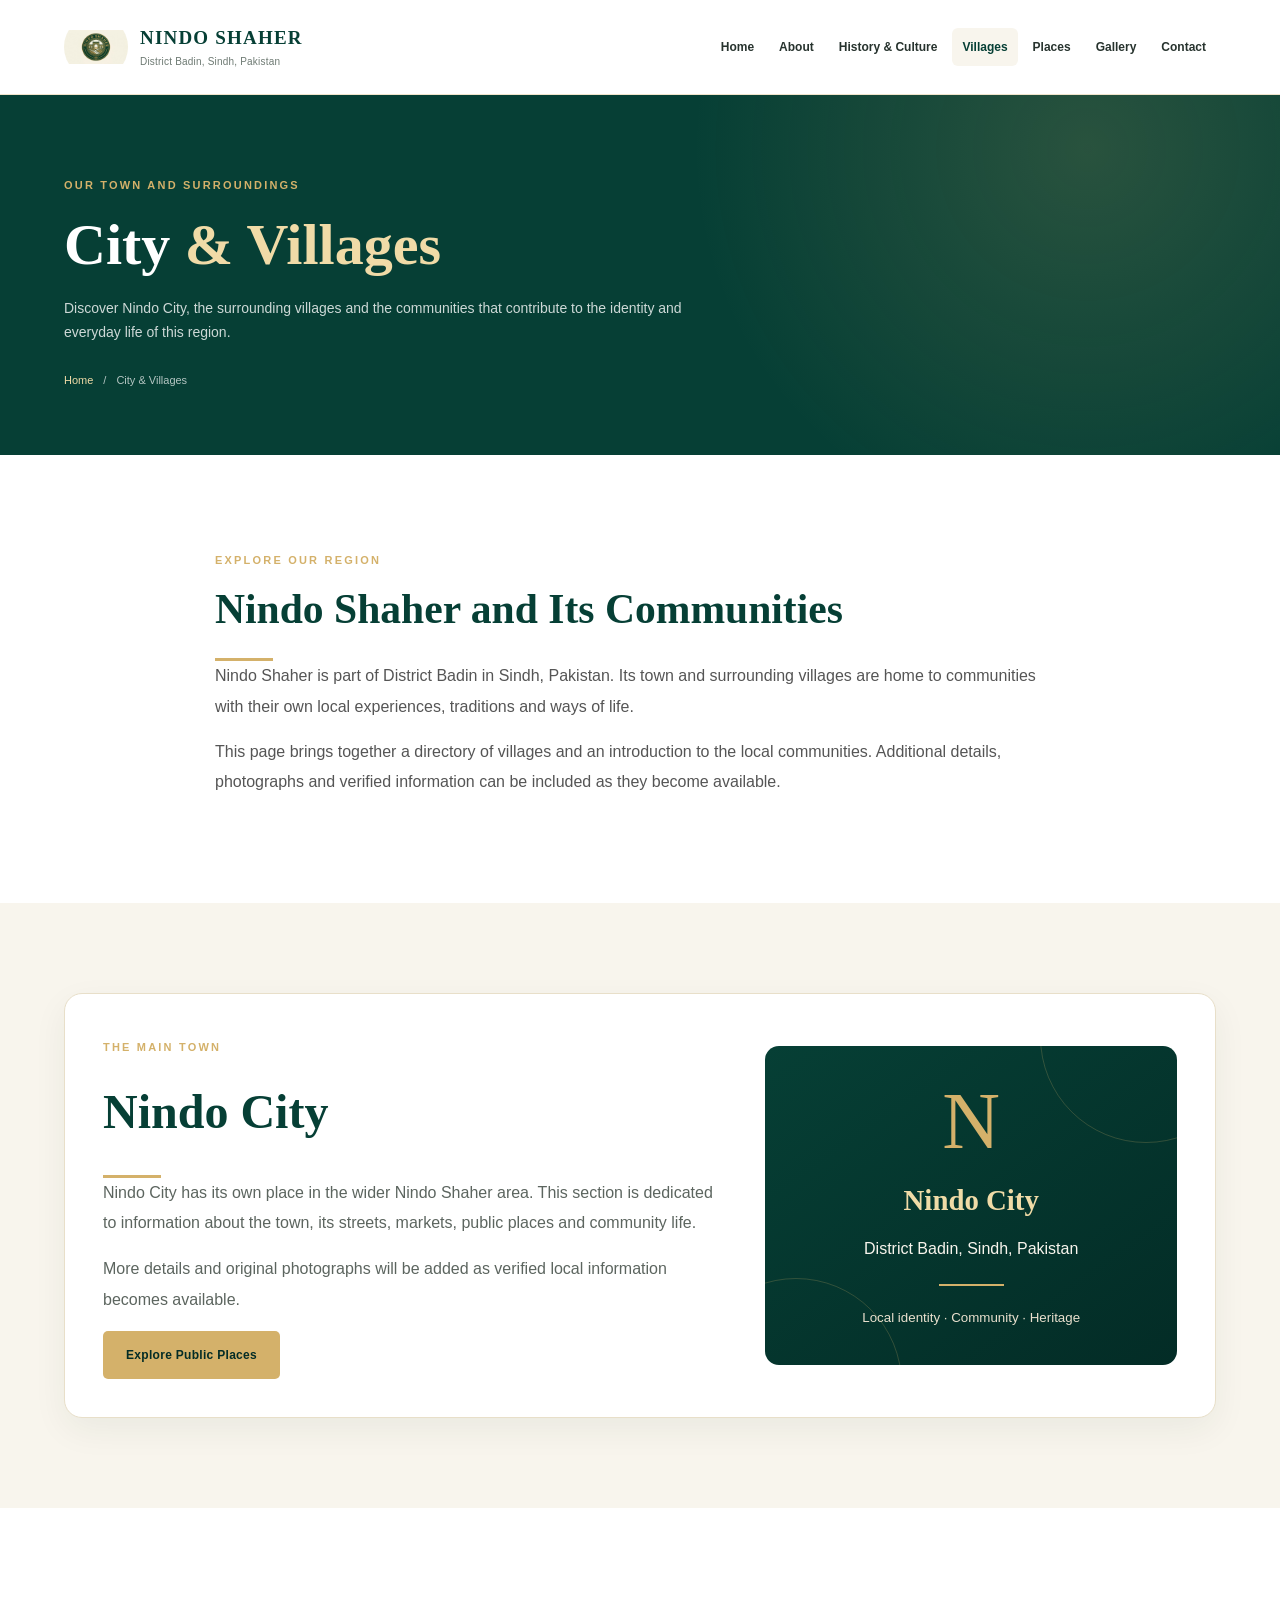
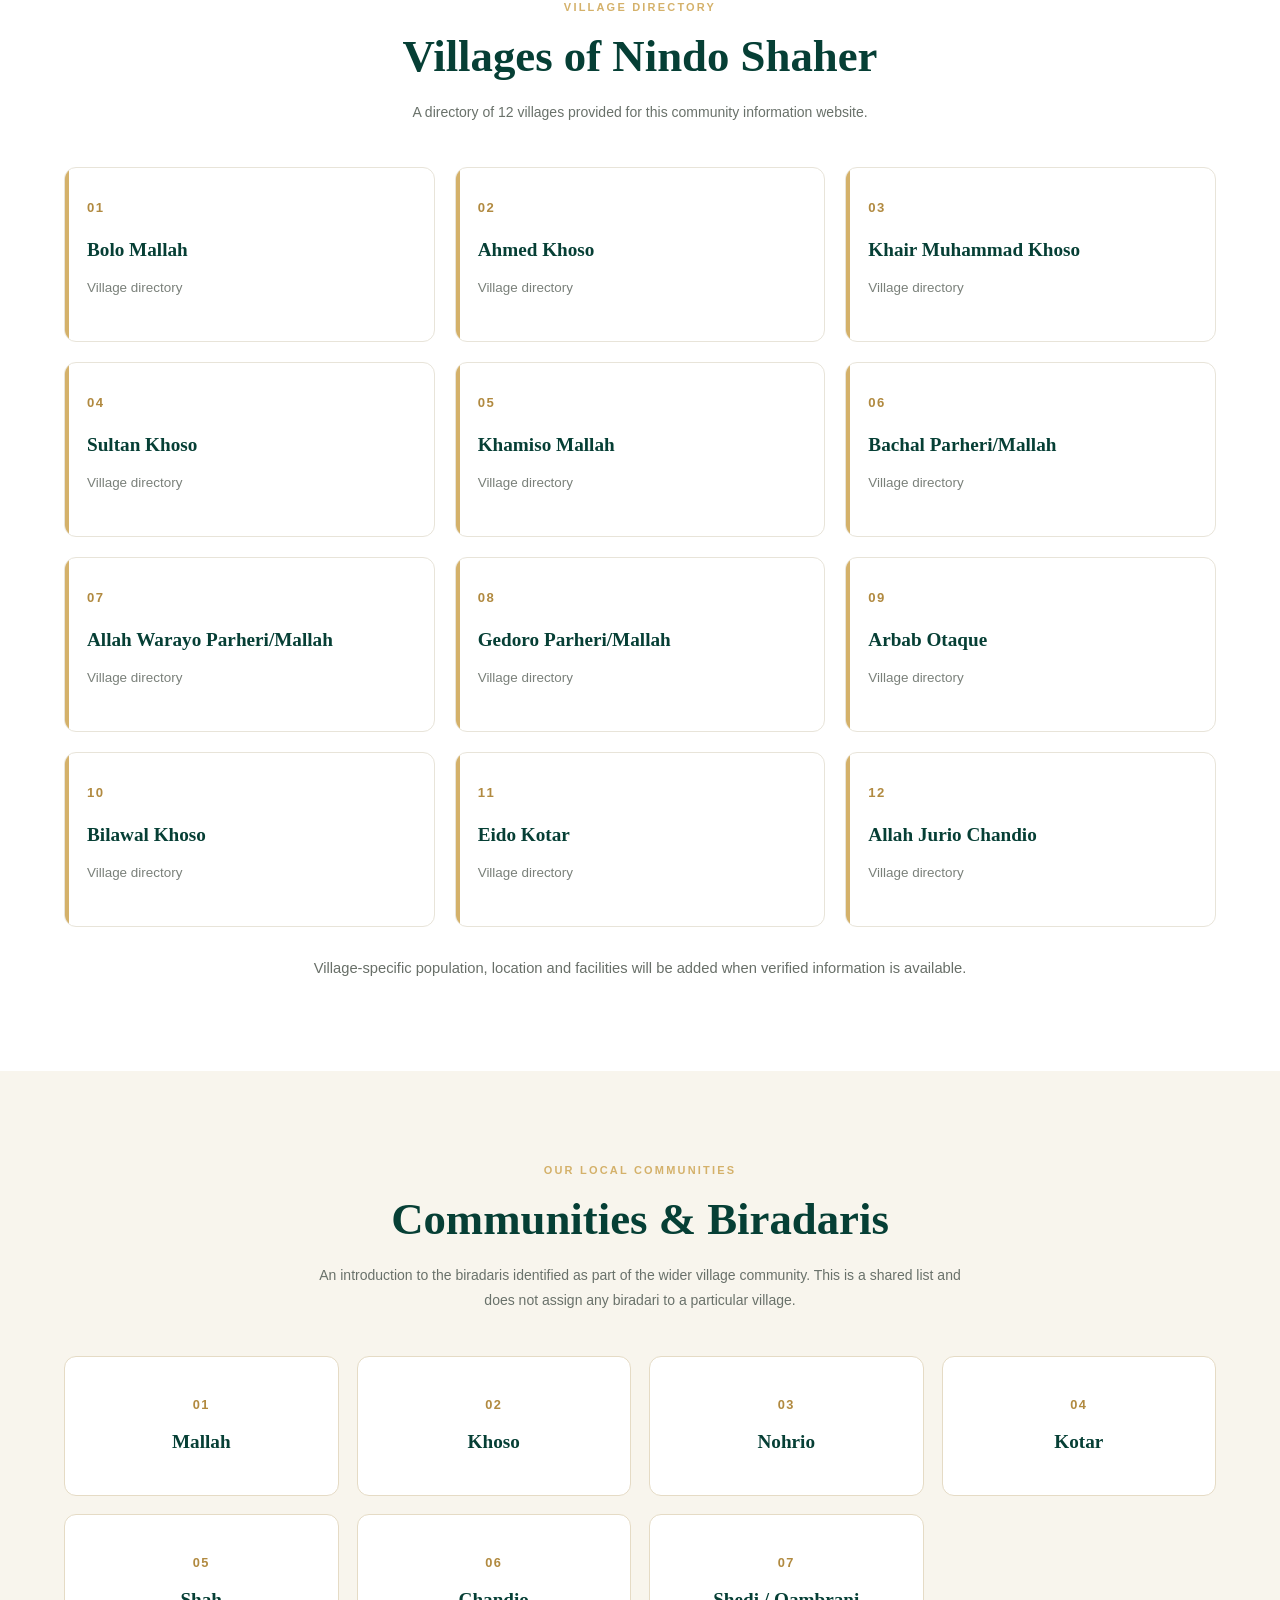
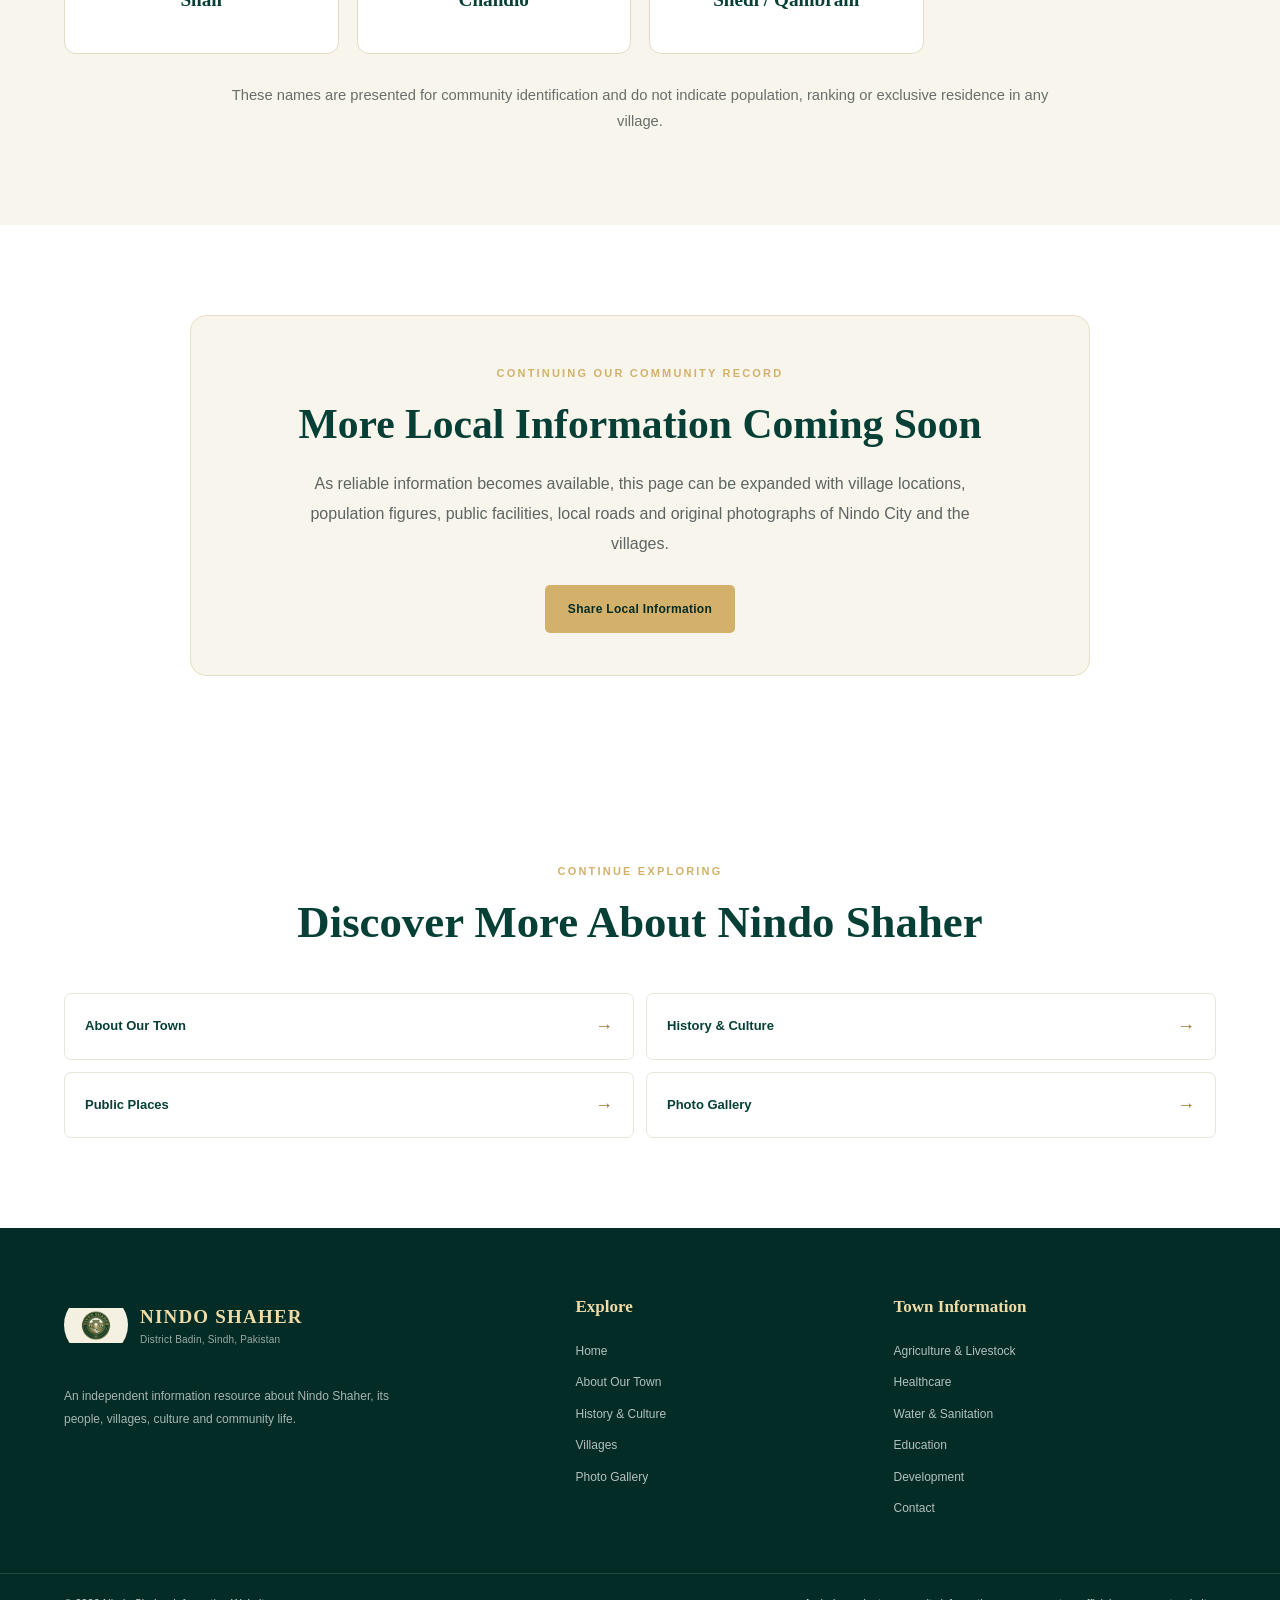
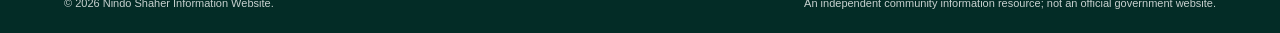
<file: villages.html>
<!DOCTYPE html>
<html lang="en">
<head>
    <meta charset="UTF-8">
    <meta name="viewport" content="width=device-width, initial-scale=1.0">

    <title>City & Villages | Nindo Shaher</title>

    <meta name="description" content="Explore Nindo City, the villages of Nindo Shaher, and the local communities of District Badin, Sindh, Pakistan.">

    <meta name="theme-color" content="#063f35">
    <link rel="stylesheet" href="style.css">
</head>

<body>

    <!-- Header -->
    <header class="site-header">
        <div class="container header-inner">

            <a href="index.html" class="brand">
                <img
                    src="nindo-shaher-logo.jpg"
                    alt="Nindo Shaher emblem"
                    class="brand-logo"
                >

                <span class="brand-text">
                    <strong>NINDO SHAHER</strong>
                    <small>District Badin, Sindh, Pakistan</small>
                </span>
            </a>

            <nav class="main-nav" aria-label="Main navigation">
                <a href="index.html">Home</a>
                <a href="about.html">About</a>
                <a href="history-culture.html">History &amp; Culture</a>
                <a href="villages.html" class="active">Villages</a>
                <a href="places.html">Places</a>
                <a href="gallery.html">Gallery</a>
                <a href="contact.html">Contact</a>
            </nav>

        </div>
    </header>


    <main>

        <!-- Page Hero -->
        <section class="page-hero villages-hero">
            <div class="container page-hero-content">

                <span class="eyebrow">OUR TOWN AND SURROUNDINGS</span>

                <h1>City <span>&amp; Villages</span></h1>

                <p>
                    Discover Nindo City, the surrounding villages
                    and the communities that contribute to the
                    identity and everyday life of this region.
                </p>

                <div class="breadcrumb">
                    <a href="index.html">Home</a>
                    <span>/</span>
                    <span>City &amp; Villages</span>
                </div>

            </div>
        </section>


        <!-- Introduction -->
        <section class="section">
            <div class="container villages-intro">

                <span class="section-label">EXPLORE OUR REGION</span>

                <h2>Nindo Shaher and Its Communities</h2>

                <div class="heading-line"></div>

                <p>
                    Nindo Shaher is part of District Badin in Sindh,
                    Pakistan. Its town and surrounding villages are
                    home to communities with their own local
                    experiences, traditions and ways of life.
                </p>

                <p>
                    This page brings together a directory of villages
                    and an introduction to the local communities.
                    Additional details, photographs and verified
                    information can be included as they become available.
                </p>

            </div>
        </section>


        <!-- Nindo City -->
        <section class="section nindo-city-section">
            <div class="container">

                <div class="city-feature">

                    <div class="city-feature-content">
                        <span class="section-label">
                            THE MAIN TOWN
                        </span>

                        <h2>Nindo City</h2>

                        <div class="heading-line"></div>

                        <p>
                            Nindo City has its own place in the wider
                            Nindo Shaher area. This section is dedicated
                            to information about the town, its streets,
                            markets, public places and community life.
                        </p>

                        <p>
                            More details and original photographs
                            will be added as verified local information
                            becomes available.
                        </p>

                        <a href="places.html" class="btn btn-primary">
                            Explore Public Places
                        </a>
                    </div>

                    <div class="city-feature-panel">
                        <span class="city-panel-mark">N</span>
                        <h3>Nindo City</h3>
                        <p>District Badin, Sindh, Pakistan</p>
                        <span class="city-panel-line"></span>
                        <small>Local identity · Community · Heritage</small>
                    </div>

                </div>

            </div>
        </section>


        <!-- Villages Directory -->
        <section class="section villages-directory">
            <div class="container">

                <div class="section-heading centered">
                    <span class="section-label">VILLAGE DIRECTORY</span>

                    <h2>Villages of Nindo Shaher</h2>

                    <p>
                        A directory of 12 villages provided for
                        this community information website.
                    </p>
                </div>

                <div class="village-grid">

                    <article class="village-card">
                        <span class="village-number">01</span>
                        <h3>Bolo Mallah</h3>
                        <p>Village directory</p>
                    </article>

                    <article class="village-card">
                        <span class="village-number">02</span>
                        <h3>Ahmed Khoso</h3>
                        <p>Village directory</p>
                    </article>

                    <article class="village-card">
                        <span class="village-number">03</span>
                        <h3>Khair Muhammad Khoso</h3>
                        <p>Village directory</p>
                    </article>

                    <article class="village-card">
                        <span class="village-number">04</span>
                        <h3>Sultan Khoso</h3>
                        <p>Village directory</p>
                    </article>

                    <article class="village-card">
                        <span class="village-number">05</span>
                        <h3>Khamiso Mallah</h3>
                        <p>Village directory</p>
                    </article>

                    <article class="village-card">
                        <span class="village-number">06</span>
                        <h3>Bachal Parheri/Mallah</h3>
                        <p>Village directory</p>
                    </article>

                    <article class="village-card">
                        <span class="village-number">07</span>
                        <h3>Allah Warayo Parheri/Mallah</h3>
                        <p>Village directory</p>
                    </article>

                    <article class="village-card">
                        <span class="village-number">08</span>
                        <h3>Gedoro Parheri/Mallah</h3>
                        <p>Village directory</p>
                    </article>

                    <article class="village-card">
                        <span class="village-number">09</span>
                        <h3>Arbab Otaque</h3>
                        <p>Village directory</p>
                    </article>

                    <article class="village-card">
                        <span class="village-number">10</span>
                        <h3>Bilawal Khoso</h3>
                        <p>Village directory</p>
                    </article>

                    <article class="village-card">
                        <span class="village-number">11</span>
                        <h3>Eido Kotar</h3>
                        <p>Village directory</p>
                    </article>

                    <article class="village-card">
                        <span class="village-number">12</span>
                        <h3>Allah Jurio Chandio</h3>
                        <p>Village directory</p>
                    </article>

                </div>

                <p class="directory-note">
                    Village-specific population, location and
                    facilities will be added when verified information
                    is available.
                </p>

            </div>
        </section>


        <!-- Communities and Biradaris -->
        <section class="section communities-section">
            <div class="container">

                <div class="section-heading centered">
                    <span class="section-label">OUR LOCAL COMMUNITIES</span>

                    <h2>Communities &amp; Biradaris</h2>

                    <p>
                        An introduction to the biradaris identified
                        as part of the wider village community.
                        This is a shared list and does not assign
                        any biradari to a particular village.
                    </p>
                </div>

                <div class="biradari-grid">

                    <div class="biradari-card">
                        <span>01</span>
                        <h3>Mallah</h3>
                    </div>

                    <div class="biradari-card">
                        <span>02</span>
                        <h3>Khoso</h3>
                    </div>

                    <div class="biradari-card">
                        <span>03</span>
                        <h3>Nohrio</h3>
                    </div>

                    <div class="biradari-card">
                        <span>04</span>
                        <h3>Kotar</h3>
                    </div>

                    <div class="biradari-card">
                        <span>05</span>
                        <h3>Shah</h3>
                    </div>

                    <div class="biradari-card">
                        <span>06</span>
                        <h3>Chandio</h3>
                    </div>

                    <div class="biradari-card">
                        <span>07</span>
                        <h3>Shedi / Qambrani</h3>
                    </div>

                </div>

                <p class="community-note">
                    These names are presented for community
                    identification and do not indicate population,
                    ranking or exclusive residence in any village.
                </p>

            </div>
        </section>


        <!-- Future Information -->
        <section class="section">
            <div class="container">

                <div class="future-info-panel">
                    <span class="section-label">
                        CONTINUING OUR COMMUNITY RECORD
                    </span>

                    <h2>More Local Information Coming Soon</h2>

                    <p>
                        As reliable information becomes available,
                        this page can be expanded with village
                        locations, population figures, public
                        facilities, local roads and original
                        photographs of Nindo City and the villages.
                    </p>

                    <a href="contact.html" class="btn btn-primary">
                        Share Local Information
                    </a>
                </div>

            </div>
        </section>


        <!-- Explore More -->
        <section class="section">
            <div class="container">

                <div class="section-heading">
                    <span class="section-label">CONTINUE EXPLORING</span>
                    <h2>Discover More About Nindo Shaher</h2>
                </div>

                <div class="quick-links">

                    <a href="about.html">
                        About Our Town <span>&rarr;</span>
                    </a>

                    <a href="history-culture.html">
                        History &amp; Culture <span>&rarr;</span>
                    </a>

                    <a href="places.html">
                        Public Places <span>&rarr;</span>
                    </a>

                    <a href="gallery.html">
                        Photo Gallery <span>&rarr;</span>
                    </a>

                </div>

            </div>
        </section>

    </main>


    <!-- Footer -->
    <footer class="site-footer">
        <div class="container footer-main">

            <div class="footer-brand">

                <a href="index.html" class="brand footer-logo">
                    <img
                        src="nindo-shaher-logo.jpg"
                        alt="Nindo Shaher emblem"
                        class="brand-logo"
                    >

                    <span class="brand-text">
                        <strong>NINDO SHAHER</strong>
                        <small>District Badin, Sindh, Pakistan</small>
                    </span>
                </a>

                <p>
                    An independent information resource about
                    Nindo Shaher, its people, villages, culture
                    and community life.
                </p>

            </div>

            <div class="footer-links">
                <h3>Explore</h3>
                <a href="index.html">Home</a>
                <a href="about.html">About Our Town</a>
                <a href="history-culture.html">History &amp; Culture</a>
                <a href="villages.html">Villages</a>
                <a href="gallery.html">Photo Gallery</a>
            </div>

            <div class="footer-links">
                <h3>Town Information</h3>
                <a href="agriculture-livestock.html">Agriculture &amp; Livestock</a>
                <a href="health.html">Healthcare</a>
                <a href="water-sanitation.html">Water &amp; Sanitation</a>
                <a href="education.html">Education</a>
                <a href="development.html">Development</a>
                <a href="contact.html">Contact</a>
            </div>

        </div>

        <div class="footer-bottom">
            <div class="container footer-bottom-inner">

                <p>
                    &copy; <span id="current-year">2026</span>
                    Nindo Shaher Information Website.
                </p>

                <p class="independent-note">
                    An independent community information resource;
                    not an official government website.
                </p>

            </div>
        </div>
    </footer>


    <script>
        document.getElementById("current-year").textContent =
            new Date().getFullYear();
    </script>

</body>
  </html>
</file>
<file: style.css>
/* =========================================
   NINDO SHAHER INFORMATION WEBSITE
   Main Stylesheet
========================================= */

:root {
    --green: #063f35;
    --green-dark: #032c26;
    --green-light: #0c594a;
    --gold: #d4b16a;
    --gold-light: #f0dba7;
    --cream: #f8f5ed;
    --white: #ffffff;
    --text: #27332e;
    --muted: #6d7972;
    --border: #e8e5dc;
    --shadow: 0 12px 35px rgba(3, 44, 38, 0.08);
    --radius: 14px;
}

* {
    margin: 0;
    padding: 0;
    box-sizing: border-box;
}

html {
    scroll-behavior: smooth;
    scroll-padding-top: 90px;
}

body {
    font-family: Arial, Helvetica, sans-serif;
    color: var(--text);
    background: var(--white);
    line-height: 1.7;
    overflow-x: hidden;
}

img {
    max-width: 100%;
    display: block;
}

a {
    color: inherit;
    text-decoration: none;
}

button,
input,
textarea {
    font: inherit;
}

.container {
    width: min(1160px, 90%);
    margin-inline: auto;
}


/* =========================================
   HEADER
========================================= */

.site-header {
    position: relative;
    z-index: 10;
    width: 100%;
    background: var(--white);
    border-bottom: 1px solid rgba(212, 177, 106, 0.35);
}

.header-inner {
    min-height: 94px;
    display: flex;
    align-items: center;
    justify-content: space-between;
    gap: 28px;
}

.brand {
    display: inline-flex;
    align-items: center;
    gap: 12px;
    flex-shrink: 0;
}

.brand-logo {
    width: 64px;
    height: 64px;
    object-fit: contain;
    border-radius: 50%;
}

.brand-text {
    display: flex;
    flex-direction: column;
    line-height: 1.35;
}

.brand-text strong {
    color: var(--green);
    font-family: Georgia, "Times New Roman", serif;
    font-size: 19px;
    letter-spacing: 1.2px;
}

.brand-text small {
    margin-top: 4px;
    color: var(--muted);
    font-size: 10px;
    letter-spacing: 0.2px;
}

.main-nav {
    display: flex;
    align-items: center;
    justify-content: flex-end;
    flex-wrap: wrap;
    gap: 5px;
}

.main-nav a {
    padding: 9px 10px;
    border-radius: 6px;
    color: var(--text);
    font-size: 12px;
    font-weight: 700;
    transition: color 0.25s ease, background 0.25s ease;
}

.main-nav a:hover,
.main-nav a.active {
    color: var(--green);
    background: var(--cream);
}


/* =========================================
   HERO SECTION
========================================= */

.hero {
    position: relative;
    min-height: 590px;
    display: flex;
    align-items: center;
    overflow: hidden;
    isolation: isolate;
    background: var(--green-dark);
}

.hero-image {
    position: absolute;
    z-index: -3;
    inset: 0;
    background-image: url("town-committee-nindo-hero.jpg");
    background-position: center;
    background-repeat: no-repeat;
    background-size: cover;
    transform: scale(1.01);
}

.hero-overlay {
    position: absolute;
    z-index: -2;
    inset: 0;
    background:
        linear-gradient(
            90deg,
            rgba(3, 30, 25, 0.92) 0%,
            rgba(3, 44, 38, 0.78) 48%,
            rgba(3, 44, 38, 0.30) 100%
        );
}

.hero-content {
    position: relative;
    padding-top: 85px;
    padding-bottom: 85px;
    color: var(--white);
}

.eyebrow,
.section-label {
    display: inline-block;
    color: var(--gold);
    font-size: 11px;
    font-weight: 800;
    letter-spacing: 2.2px;
    text-transform: uppercase;
}

.hero h1 {
    max-width: 780px;
    margin-top: 18px;
    font-family: Georgia, "Times New Roman", serif;
    font-size: clamp(42px, 6vw, 72px);
    font-weight: 700;
    line-height: 1.13;
    letter-spacing: -1.5px;
}

.hero h1 span {
    display: block;
    color: var(--gold-light);
}

.hero-description {
    max-width: 610px;
    margin-top: 23px;
    color: rgba(255, 255, 255, 0.88);
    font-size: 16px;
    line-height: 1.9;
}

.hero-buttons {
    display: flex;
    align-items: center;
    flex-wrap: wrap;
    gap: 14px;
    margin-top: 30px;
}

.btn {
    min-height: 48px;
    display: inline-flex;
    align-items: center;
    justify-content: center;
    padding: 12px 22px;
    border: 1px solid transparent;
    border-radius: 5px;
    font-size: 12px;
    font-weight: 800;
    letter-spacing: 0.3px;
    text-align: center;
    transition:
        background 0.25s ease,
        color 0.25s ease,
        border-color 0.25s ease,
        transform 0.25s ease;
}

.btn:hover {
    transform: translateY(-2px);
}

.btn-primary {
    color: var(--green-dark);
    background: var(--gold);
}

.btn-primary:hover {
    background: var(--gold-light);
}

.btn-outline {
    color: var(--white);
    border-color: rgba(255, 255, 255, 0.65);
    background: rgba(255, 255, 255, 0.05);
}

.btn-outline:hover {
    color: var(--green-dark);
    background: var(--white);
    border-color: var(--white);
}

.hero-location {
    display: flex;
    align-items: center;
    gap: 10px;
    margin-top: 34px;
    color: rgba(255, 255, 255, 0.78);
    font-size: 12px;
    letter-spacing: 0.3px;
}

.location-dot {
    width: 8px;
    height: 8px;
    flex-shrink: 0;
    border-radius: 50%;
    background: var(--gold);
    box-shadow: 0 0 0 5px rgba(212, 177, 106, 0.15);
}


/* =========================================
   GENERAL SECTIONS
========================================= */

.section {
    padding: 90px 0;
}

.section-heading h2 {
    margin-top: 12px;
    color: var(--green);
    font-family: Georgia, "Times New Roman", serif;
    font-size: clamp(29px, 4vw, 43px);
    line-height: 1.25;
}

.section-heading p {
    max-width: 650px;
    margin-top: 14px;
    color: var(--muted);
    font-size: 14px;
}

.heading-line {
    width: 58px;
    height: 3px;
    margin-top: 22px;
    background: var(--gold);
}

.centered {
    text-align: center;
}

.centered .section-heading,
.section-heading.centered {
    display: flex;
    flex-direction: column;
    align-items: center;
}

.centered p {
    margin-inline: auto;
}


/* =========================================
   INTRODUCTION
========================================= */

.intro-section {
    background: var(--white);
}

.intro-grid {
    display: grid;
    grid-template-columns: 0.9fr 1.1fr;
    align-items: start;
    gap: 65px;
}

.intro-grid .section-heading {
    max-width: 430px;
}

.intro-text p {
    margin-bottom: 18px;
    color: var(--muted);
    font-size: 14px;
    line-height: 1.95;
}

.text-link {
    display: inline-flex;
    align-items: center;
    gap: 10px;
    margin-top: 8px;
    color: var(--green);
    font-size: 13px;
    font-weight: 800;
}

.text-link span {
    color: #a47c32;
    transition: transform 0.25s ease;
}

.text-link:hover span {
    transform: translateX(5px);
}


/* =========================================
   EXPLORE CARDS
========================================= */

.explore-section {
    background: var(--cream);
}

.explore-section .section-heading {
    margin-bottom: 45px;
}

.explore-grid {
    display: grid;
    grid-template-columns: repeat(3, minmax(0, 1fr));
    gap: 22px;
}

.explore-card {
    position: relative;
    display: flex;
    flex-direction: column;
    align-items: flex-start;
    min-height: 255px;
    padding: 29px 25px;
    overflow: hidden;
    border: 1px solid var(--border);
    border-radius: var(--radius);
    background: var(--white);
    box-shadow: 0 4px 15px rgba(3, 44, 38, 0.025);
    transition:
        transform 0.3s ease,
        box-shadow 0.3s ease,
        border-color 0.3s ease;
}

.explore-card::before {
    position: absolute;
    top: 0;
    left: 0;
    width: 0;
    height: 3px;
    background: var(--gold);
    content: "";
    transition: width 0.3s ease;
}

.explore-card:hover {
    transform: translateY(-6px);
    border-color: rgba(212, 177, 106, 0.7);
    box-shadow: var(--shadow);
}

.explore-card:hover::before {
    width: 100%;
}

.card-number {
    display: inline-flex;
    align-items: center;
    justify-content: center;
    width: 38px;
    height: 38px;
    border: 1px solid rgba(212, 177, 106, 0.65);
    border-radius: 50%;
    color: var(--green);
    background: #fbf8ef;
    font-family: Georgia, "Times New Roman", serif;
    font-size: 13px;
    font-weight: 700;
}

.explore-card h3 {
    margin-top: 19px;
    color: var(--green);
    font-family: Georgia, "Times New Roman", serif;
    font-size: 21px;
    line-height: 1.35;
}

.explore-card p {
    margin-top: 11px;
    color: var(--muted);
    font-size: 13px;
    line-height: 1.8;
}

.card-link {
    display: inline-block;
    margin-top: auto;
    padding-top: 20px;
    color: #8c692c;
    font-size: 11px;
    font-weight: 800;
    letter-spacing: 0.3px;
}


/* =========================================
   COMMUNITY BANNER
========================================= */

.community-banner {
    padding: 65px 0;
    color: var(--white);
    background:
        radial-gradient(
            circle at 90% 15%,
            rgba(212, 177, 106, 0.12),
            transparent 34%
        ),
        var(--green);
}

.community-banner-inner {
    display: flex;
    align-items: center;
    justify-content: space-between;
    gap: 40px;
}

.community-banner h2 {
    max-width: 650px;
    margin-top: 12px;
    font-family: Georgia, "Times New Roman", serif;
    font-size: clamp(27px, 4vw, 40px);
    line-height: 1.3;
}

.community-banner p {
    max-width: 620px;
    margin-top: 13px;
    color: rgba(255, 255, 255, 0.78);
    font-size: 13px;
}

.btn-light {
    flex-shrink: 0;
    color: var(--green);
    background: var(--cream);
}

.btn-light:hover {
    background: var(--gold-light);
}


/* =========================================
   QUICK LINKS
========================================= */

.quick-links-section {
    background: var(--white);
}

.quick-links-section .section-heading {
    margin-bottom: 28px;
}

.quick-links {
    display: grid;
    grid-template-columns: repeat(2, minmax(0, 1fr));
    gap: 12px;
}

.quick-links a {
    display: flex;
    align-items: center;
    justify-content: space-between;
    gap: 15px;
    padding: 17px 20px;
    border: 1px solid var(--border);
    border-radius: 7px;
    color: var(--green);
    background: var(--white);
    font-size: 13px;
    font-weight: 700;
    transition:
        background 0.25s ease,
        border-color 0.25s ease;
}

.quick-links a span {
    color: #9b7739;
    font-size: 18px;
}

.quick-links a:hover {
    border-color: var(--gold);
    background: var(--cream);
}


/* =========================================
   FOOTER
========================================= */

.site-footer {
    color: rgba(255, 255, 255, 0.78);
    background: var(--green-dark);
}

.footer-main {
    display: grid;
    grid-template-columns: 1.4fr 0.8fr 1fr;
    gap: 60px;
    padding-top: 65px;
    padding-bottom: 55px;
}

.footer-logo .brand-text strong {
    color: var(--gold-light);
}

.footer-logo .brand-text small {
    color: rgba(255, 255, 255, 0.6);
}

.footer-brand > p {
    max-width: 360px;
    margin-top: 20px;
    color: rgba(255, 255, 255, 0.65);
    font-size: 12px;
    line-height: 1.9;
}

.footer-links {
    display: flex;
    flex-direction: column;
    align-items: flex-start;
    gap: 11px;
}

.footer-links h3 {
    margin-bottom: 8px;
    color: var(--gold-light);
    font-family: Georgia, "Times New Roman", serif;
    font-size: 17px;
}

.footer-links a {
    color: rgba(255, 255, 255, 0.7);
    font-size: 12px;
    transition: color 0.25s ease;
}

.footer-links a:hover {
    color: var(--gold-light);
}

.footer-bottom {
    border-top: 1px solid rgba(255, 255, 255, 0.12);
}

.footer-bottom-inner {
    display: flex;
    align-items: flex-start;
    justify-content: space-between;
    gap: 20px;
    padding-top: 20px;
    padding-bottom: 20px;
}

.footer-bottom p {
    font-size: 11px;
}

.independent-note {
    max-width: 460px;
    text-align: right;
}


/* =========================================
   ACCESSIBILITY
========================================= */

a:focus-visible {
    outline: 3px solid var(--gold);
    outline-offset: 4px;
}


/* =========================================
   TABLET RESPONSIVE
========================================= */

@media (max-width: 1000px) {

    .header-inner {
        flex-direction: column;
        align-items: flex-start;
        justify-content: center;
        gap: 14px;
        padding-top: 17px;
        padding-bottom: 17px;
    }

    .main-nav {
        justify-content: flex-start;
        width: 100%;
    }

    .main-nav a {
        padding: 8px 10px;
    }

    .hero {
        min-height: 550px;
    }

    .intro-grid {
        gap: 38px;
    }

    .explore-grid {
        grid-template-columns: repeat(2, minmax(0, 1fr));
    }

    .footer-main {
        gap: 35px;
    }
}


/* =========================================
   MOBILE RESPONSIVE
========================================= */

@media (max-width: 600px) {

    .container {
        width: 90%;
    }

    .header-inner {
        gap: 13px;
    }

    .brand-logo {
        width: 54px;
        height: 54px;
    }

    .brand-text strong {
        font-size: 16px;
    }

    .brand-text small {
        font-size: 9px;
    }

    .main-nav {
        gap: 5px;
    }

    .main-nav a {
        padding: 7px 8px;
        font-size: 11px;
    }

    .hero {
        min-height: 550px;
    }

    .hero-image {
        background-position: center;
    }

    .hero-overlay {
        background:
            linear-gradient(
                90deg,
                rgba(3, 30, 25, 0.91),
                rgba(3, 44, 38, 0.67)
            );
    }

    .hero-content {
        padding-top: 68px;
        padding-bottom: 65px;
    }

    .eyebrow,
    .section-label {
        font-size: 10px;
        letter-spacing: 1.6px;
    }

    .hero h1 {
        margin-top: 15px;
        font-size: clamp(38px, 10vw, 53px);
        letter-spacing: -0.7px;
    }

    .hero-description {
        margin-top: 18px;
        font-size: 14px;
        line-height: 1.85;
    }

    .hero-buttons {
        align-items: stretch;
        flex-direction: column;
        gap: 11px;
        margin-top: 25px;
    }

    .hero-buttons .btn {
        width: 100%;
    }

    .hero-location {
        align-items: flex-start;
        margin-top: 25px;
        font-size: 11px;
    }

    .section {
        padding: 65px 0;
    }

    .section-heading h2 {
        font-size: 31px;
    }

    .intro-grid {
        grid-template-columns: 1fr;
        gap: 27px;
    }

    .intro-text p {
        font-size: 13px;
    }

    .explore-section .section-heading {
        margin-bottom: 30px;
    }

    .explore-grid {
        grid-template-columns: 1fr;
        gap: 15px;
    }

    .explore-card {
        min-height: 225px;
        padding: 25px 22px;
    }

    .explore-card h3 {
        font-size: 20px;
    }

    .community-banner {
        padding: 50px 0;
    }

    .community-banner-inner {
        align-items: flex-start;
        flex-direction: column;
        gap: 25px;
    }

    .community-banner h2 {
        font-size: 30px;
    }

    .community-banner p {
        font-size: 13px;
    }

    .quick-links {
        grid-template-columns: 1fr;
    }

    .quick-links a {
        padding: 15px 16px;
        font-size: 12px;
    }

    .footer-main {
        grid-template-columns: 1fr;
        gap: 35px;
        padding-top: 48px;
        padding-bottom: 40px;
    }

    .footer-brand > p {
        max-width: 100%;
    }

    .footer-bottom-inner {
        align-items: flex-start;
        flex-direction: column;
        gap: 8px;
    }

    .independent-note {
        text-align: left;
    }
}


/* =========================================
   REDUCED MOTION
========================================= */

@media (prefers-reduced-motion: reduce) {

    html {
        scroll-behavior: auto;
    }

    *,
    *::before,
    *::after {
        transition-duration: 0.01ms !important;
        animation-duration: 0.01ms !important;
        animation-iteration-count: 1 !important;
    }
}

/* =========================================
   ABOUT PAGE
========================================= */

.page-hero {
    position: relative;
    overflow: hidden;
    color: var(--white);
    background:
        radial-gradient(
            circle at 85% 15%,
            rgba(212, 177, 106, 0.17),
            transparent 35%
        ),
        var(--green);
}

.page-hero-content {
    padding-top: 75px;
    padding-bottom: 65px;
}

.page-hero h1 {
    margin-top: 13px;
    font-family: Georgia, "Times New Roman", serif;
    font-size: clamp(38px, 5vw, 58px);
    line-height: 1.2;
}

.page-hero h1 span {
    color: var(--gold-light);
}

.page-hero-content > p {
    max-width: 650px;
    margin-top: 17px;
    color: rgba(255, 255, 255, 0.8);
    font-size: 14px;
}

.breadcrumb {
    display: flex;
    align-items: center;
    flex-wrap: wrap;
    gap: 10px;
    margin-top: 27px;
    color: rgba(255, 255, 255, 0.7);
    font-size: 11px;
}

.breadcrumb a {
    color: var(--gold-light);
}

.about-layout {
    display: grid;
    grid-template-columns: minmax(0, 1.5fr) minmax(260px, 0.8fr);
    align-items: start;
    gap: 55px;
}

.about-main h2 {
    margin-top: 12px;
    color: var(--green);
    font-family: Georgia, "Times New Roman", serif;
    font-size: clamp(30px, 4vw, 42px);
    line-height: 1.3;
}

.about-main .heading-line {
    margin-bottom: 28px;
}

.about-main p {
    margin-bottom: 19px;
    color: var(--muted);
    font-size: 14px;
    line-height: 2;
}

.about-sidebar {
    display: flex;
    flex-direction: column;
    gap: 20px;
}

.info-panel {
    padding: 29px 25px;
    border: 1px solid var(--border);
    border-radius: var(--radius);
    background: var(--cream);
}

.info-panel h3,
.info-note h3 {
    margin-top: 12px;
    color: var(--green);
    font-family: Georgia, "Times New Roman", serif;
    font-size: 23px;
}

.info-divider {
    width: 45px;
    height: 3px;
    margin: 18px 0;
    background: var(--gold);
}

.info-row {
    display: flex;
    justify-content: space-between;
    gap: 15px;
    padding: 13px 0;
    border-bottom: 1px solid var(--border);
    font-size: 12px;
}

.info-row:last-child {
    border-bottom: 0;
}

.info-row span {
    color: var(--muted);
}

.info-row strong {
    color: var(--green);
    text-align: right;
}

.info-note {
    padding: 25px;
    border-left: 3px solid var(--gold);
    background: #f4f7f3;
}

.info-note p {
    margin-top: 12px;
    color: var(--muted);
    font-size: 13px;
    line-height: 1.9;
}

.about-purpose {
    background: var(--cream);
}

.about-purpose .section-heading {
    margin-bottom: 40px;
}

.purpose-grid {
    display: grid;
    grid-template-columns: repeat(3, minmax(0, 1fr));
    gap: 22px;
}

.purpose-card {
    padding: 28px 25px;
    border: 1px solid var(--border);
    border-radius: var(--radius);
    background: var(--white);
    transition: transform 0.25s ease, box-shadow 0.25s ease;
}

.purpose-card:hover {
    transform: translateY(-4px);
    box-shadow: var(--shadow);
}

.purpose-number {
    color: #a47c32;
    font-family: Georgia, "Times New Roman", serif;
    font-size: 25px;
    font-weight: 700;
}

.purpose-card h3 {
    margin-top: 15px;
    color: var(--green);
    font-family: Georgia, "Times New Roman", serif;
    font-size: 20px;
    line-height: 1.4;
}

.purpose-card p {
    margin-top: 12px;
    color: var(--muted);
    font-size: 13px;
    line-height: 1.9;
}

.about-explore {
    background: var(--white);
}

.about-explore .section-heading {
    margin-bottom: 28px;
}

@media (max-width: 800px) {
    .about-layout {
        grid-template-columns: 1fr;
        gap: 35px;
    }

    .purpose-grid {
        grid-template-columns: 1fr;
    }
}

@media (max-width: 600px) {
    .page-hero-content {
        padding-top: 55px;
        padding-bottom: 45px;
    }

    .page-hero h1 {
        font-size: 38px;
    }

    .about-main p {
        font-size: 13px;
    }

    .info-panel,
    .info-note {
        padding: 23px 20px;
    }

    .purpose-card {
        padding: 24px 21px;
    }
}

/* =========================================
   HISTORY & CULTURE PAGE
========================================= */

.history-intro-grid {
    display: grid;
    grid-template-columns: minmax(0, 1.3fr) minmax(270px, 0.7fr);
    align-items: start;
    gap: 55px;
}

.history-intro h2,
.records-grid h2 {
    margin-top: 12px;
    color: var(--green);
    font-family: Georgia, "Times New Roman", serif;
    font-size: clamp(30px, 4vw, 42px);
    line-height: 1.3;
}

.history-intro .heading-line,
.records-grid .heading-line {
    margin-bottom: 26px;
}

.history-intro p,
.records-grid > div:first-child > p {
    margin-bottom: 18px;
    color: var(--muted);
    font-size: 14px;
    line-height: 2;
}

.history-highlight {
    padding: 32px 27px;
    border: 1px solid var(--border);
    border-radius: var(--radius);
    background: var(--cream);
}

.highlight-mark {
    display: block;
    height: 45px;
    color: var(--gold);
    font-family: Georgia, "Times New Roman", serif;
    font-size: 68px;
    line-height: 1;
}

.history-highlight h3 {
    margin-top: 15px;
    color: var(--green);
    font-family: Georgia, "Times New Roman", serif;
    font-size: 24px;
    line-height: 1.4;
}

.history-highlight p {
    margin-top: 13px;
    color: var(--muted);
    font-size: 13px;
    line-height: 1.9;
}

.history-highlight .text-link {
    margin-top: 20px;
}

.culture-section {
    background: var(--cream);
}

.culture-section .section-heading {
    margin-bottom: 40px;
}

.culture-grid {
    display: grid;
    grid-template-columns: repeat(3, minmax(0, 1fr));
    gap: 20px;
}

.culture-card {
    padding: 27px 24px;
    border: 1px solid var(--border);
    border-radius: var(--radius);
    background: var(--white);
    transition: transform 0.25s ease, box-shadow 0.25s ease;
}

.culture-card:hover {
    transform: translateY(-4px);
    box-shadow: var(--shadow);
}

.culture-symbol {
    display: flex;
    align-items: center;
    justify-content: center;
    width: 42px;
    height: 42px;
    border: 1px solid rgba(212, 177, 106, 0.75);
    border-radius: 50%;
    color: var(--green);
    background: #fbf8ef;
    font-family: Georgia, "Times New Roman", serif;
    font-size: 13px;
    font-weight: 700;
}

.culture-card h3 {
    margin-top: 18px;
    color: var(--green);
    font-family: Georgia, "Times New Roman", serif;
    font-size: 21px;
    line-height: 1.4;
}

.culture-card p {
    margin-top: 12px;
    color: var(--muted);
    font-size: 13px;
    line-height: 1.9;
}

.historical-records {
    background: var(--white);
}

.records-grid {
    display: grid;
    grid-template-columns: minmax(0, 0.9fr) minmax(0, 1.1fr);
    align-items: start;
    gap: 60px;
}

.records-list {
    display: flex;
    flex-direction: column;
}

.record-item {
    display: flex;
    align-items: flex-start;
    gap: 18px;
    padding: 20px 0;
    border-bottom: 1px solid var(--border);
}

.record-item:first-child {
    padding-top: 0;
}

.record-item:last-child {
    border-bottom: 0;
}

.record-number {
    display: flex;
    align-items: center;
    justify-content: center;
    width: 38px;
    height: 38px;
    flex-shrink: 0;
    border-radius: 50%;
    color: var(--green);
    background: var(--cream);
    font-family: Georgia, "Times New Roman", serif;
    font-size: 13px;
    font-weight: 700;
}

.record-item h3 {
    color: var(--green);
    font-family: Georgia, "Times New Roman", serif;
    font-size: 19px;
    line-height: 1.4;
}

.record-item p {
    margin-top: 7px;
    color: var(--muted);
    font-size: 13px;
    line-height: 1.8;
}

@media (max-width: 800px) {
    .history-intro-grid,
    .records-grid {
        grid-template-columns: 1fr;
        gap: 32px;
    }

    .culture-grid {
        grid-template-columns: repeat(2, minmax(0, 1fr));
    }
}

@media (max-width: 600px) {
    .culture-grid {
        grid-template-columns: 1fr;
    }

    .culture-card {
        padding: 24px 21px;
    }

    .history-highlight {
        padding: 27px 22px;
    }

    .history-intro p,
    .records-grid > div:first-child > p {
        font-size: 13px;
    }

    .record-item {
        gap: 13px;
    }
}
/* ========================================
   VILLAGES PAGE
======================================== */

.villages-hero {
    position: relative;
    overflow: hidden;
}

.villages-intro {
    max-width: 850px;
    margin: 0 auto;
}

.villages-intro h2,
.history-intro h2,
.future-info-panel h2 {
    color: var(--heading-color, #063f35);
    font-family: Georgia, "Times New Roman", serif;
    font-size: clamp(1.9rem, 4vw, 2.6rem);
    line-height: 1.25;
    margin: 12px 0 18px;
}

.villages-intro p {
    color: var(--text-color, #555);
    line-height: 1.9;
    margin-bottom: 15px;
}

/* Nindo City */

.nindo-city-section {
    background: #f8f5ed;
}

.city-feature {
    display: grid;
    grid-template-columns: 1.2fr 0.8fr;
    align-items: center;
    gap: 45px;
    padding: 38px;
    background: #ffffff;
    border: 1px solid #e8dfc9;
    border-radius: 18px;
    box-shadow: 0 12px 35px rgba(3, 44, 38, 0.06);
}

.city-feature-content h2 {
    color: #063f35;
    font-family: Georgia, "Times New Roman", serif;
    font-size: clamp(2rem, 4vw, 3rem);
    margin: 12px 0 18px;
}

.city-feature-content p {
    color: #5c655f;
    line-height: 1.9;
    margin-bottom: 16px;
}

.city-feature-panel {
    min-height: 300px;
    padding: 35px 25px;
    border-radius: 14px;
    background: linear-gradient(145deg, #063f35, #032c26);
    color: #ffffff;
    display: flex;
    flex-direction: column;
    justify-content: center;
    align-items: center;
    text-align: center;
    position: relative;
    overflow: hidden;
}

.city-feature-panel::before,
.city-feature-panel::after {
    content: "";
    position: absolute;
    width: 210px;
    height: 210px;
    border: 1px solid rgba(212, 177, 106, 0.22);
    border-radius: 50%;
}

.city-feature-panel::before {
    top: -115px;
    right: -75px;
}

.city-feature-panel::after {
    bottom: -125px;
    left: -75px;
}

.city-panel-mark {
    color: #d4b16a;
    font-family: Georgia, "Times New Roman", serif;
    font-size: 5rem;
    line-height: 1;
    margin-bottom: 15px;
}

.city-feature-panel h3 {
    color: #f0dba7;
    font-family: Georgia, "Times New Roman", serif;
    font-size: 1.8rem;
    margin: 0 0 10px;
}

.city-feature-panel p {
    color: #f8f5ed;
    line-height: 1.7;
    margin: 0 0 22px;
}

.city-panel-line {
    width: 65px;
    height: 2px;
    background: #d4b16a;
    margin-bottom: 20px;
}

.city-feature-panel small {
    color: #e9e0ce;
    line-height: 1.8;
}

/* Village Directory */

.villages-directory {
    background: #ffffff;
}

.village-grid {
    display: grid;
    grid-template-columns: repeat(3, minmax(0, 1fr));
    gap: 20px;
    margin-top: 35px;
}

.village-card {
    min-height: 175px;
    padding: 25px 22px;
    background: #ffffff;
    border: 1px solid #e8e4d9;
    border-radius: 12px;
    position: relative;
    overflow: hidden;
    transition:
        transform 0.25s ease,
        box-shadow 0.25s ease,
        border-color 0.25s ease;
}

.village-card::before {
    content: "";
    position: absolute;
    top: 0;
    left: 0;
    width: 4px;
    height: 100%;
    background: #d4b16a;
}

.village-card:hover {
    transform: translateY(-4px);
    border-color: #d4b16a;
    box-shadow: 0 12px 28px rgba(3, 44, 38, 0.08);
}

.village-number {
    display: inline-block;
    color: #b18a40;
    font-size: 0.82rem;
    font-weight: 700;
    letter-spacing: 1.5px;
    margin-bottom: 17px;
}

.village-card h3 {
    color: #063f35;
    font-family: Georgia, "Times New Roman", serif;
    font-size: 1.2rem;
    line-height: 1.5;
    overflow-wrap: anywhere;
    margin: 0 0 12px;
}

.village-card p {
    color: #7a807a;
    font-size: 0.84rem;
    margin: 0;
}

.directory-note,
.community-note {
    max-width: 850px;
    margin: 28px auto 0;
    color: #686f68;
    font-size: 0.92rem;
    line-height: 1.8;
    text-align: center;
}

/* Communities and Biradaris */

.communities-section {
    background: #f8f5ed;
}

.biradari-grid {
    display: grid;
    grid-template-columns: repeat(4, minmax(0, 1fr));
    gap: 18px;
    margin-top: 35px;
}

.biradari-card {
    min-height: 140px;
    padding: 24px 18px;
    border: 1px solid #e5dbc5;
    border-radius: 12px;
    background: #ffffff;
    display: flex;
    flex-direction: column;
    justify-content: center;
    align-items: center;
    text-align: center;
    transition:
        transform 0.25s ease,
        box-shadow 0.25s ease;
}

.biradari-card:hover {
    transform: translateY(-3px);
    box-shadow: 0 10px 25px rgba(3, 44, 38, 0.07);
}

.biradari-card span {
    color: #b18a40;
    font-size: 0.8rem;
    font-weight: 700;
    letter-spacing: 1.5px;
    margin-bottom: 12px;
}

.biradari-card h3 {
    color: #063f35;
    font-family: Georgia, "Times New Roman", serif;
    font-size: 1.2rem;
    line-height: 1.5;
    margin: 0;
    overflow-wrap: anywhere;
}

/* Future Information */

.future-info-panel {
    max-width: 900px;
    margin: 0 auto;
    padding: 42px;
    background: #f8f5ed;
    border: 1px solid #e8dfc9;
    border-radius: 16px;
    text-align: center;
}

.future-info-panel h2 {
    margin-top: 14px;
}

.future-info-panel p {
    max-width: 700px;
    margin: 0 auto 25px;
    color: #5c655f;
    line-height: 1.9;
}

/* Responsive Layout */

@media (max-width: 900px) {
    .city-feature {
        grid-template-columns: 1fr;
        gap: 30px;
        padding: 28px;
    }

    .city-feature-panel {
        min-height: 250px;
    }

    .village-grid {
        grid-template-columns: repeat(2, minmax(0, 1fr));
    }

    .biradari-grid {
        grid-template-columns: repeat(2, minmax(0, 1fr));
    }
}

@media (max-width: 600px) {
    .city-feature {
        padding: 22px 18px;
        gap: 24px;
    }

    .city-feature-panel {
        min-height: 230px;
        padding: 28px 18px;
    }

    .village-grid {
        grid-template-columns: 1fr;
        gap: 14px;
    }

    .village-card {
        min-height: auto;
        padding: 22px 20px;
    }

    .biradari-grid {
        grid-template-columns: repeat(2, minmax(0, 1fr));
        gap: 12px;
    }

    .biradari-card {
        min-height: 120px;
        padding: 18px 12px;
    }

    .biradari-card h3 {
        font-size: 1.05rem;
    }

    .future-info-panel {
        padding: 30px 20px;
    }
   }
```css
/* =========================================
   PLACES PAGE
========================================= */

.places-hero {
    position: relative;
    overflow: hidden;
}

.places-intro {
    background: #ffffff;
}

.narrow-container {
    max-width: 850px;
    margin-left: auto;
    margin-right: auto;
}

.places-intro h2 {
    color: #063f35;
    font-family: Georgia, "Times New Roman", serif;
    font-size: clamp(2rem, 4vw, 2.7rem);
    line-height: 1.25;
    margin: 14px 0 20px;
}

.places-intro p {
    color: #626a64;
    line-height: 1.9;
    margin-bottom: 14px;
}

/* Section headings */

.featured-places-section,
.places-directory-section,
.banking-section {
    background: #ffffff;
}

.imambargahs-section,
.healthcare-section {
    background: #f8f5ed;
}

.section-heading {
    max-width: 760px;
    margin: 0 auto 42px;
    text-align: center;
}

.section-heading h2 {
    color: #063f35;
    font-family: Georgia, "Times New Roman", serif;
    font-size: clamp(2rem, 4vw, 2.8rem);
    line-height: 1.25;
    margin: 12px 0 15px;
}

.section-heading p {
    color: #69716a;
    line-height: 1.8;
    margin: 0;
}

/* Featured photo cards */

.featured-places-grid {
    display: grid;
    grid-template-columns: repeat(3, minmax(0, 1fr));
    gap: 25px;
}

.featured-place-card {
    min-width: 0;
    background: #ffffff;
    border: 1px solid #e8e2d4;
    border-radius: 14px;
    overflow: hidden;
    box-shadow: 0 8px 25px rgba(3, 44, 38, 0.05);
    transition:
        transform 0.25s ease,
        box-shadow 0.25s ease;
}

.featured-place-card:hover {
    transform: translateY(-5px);
    box-shadow: 0 15px 35px rgba(3, 44, 38, 0.12);
}

.featured-place-card img {
    display: block;
    width: 100%;
    height: 230px;
    object-fit: cover;
    background: #e9e5da;
}

.featured-place-content {
    padding: 24px 22px 26px;
}

.place-category {
    display: inline-block;
    margin-bottom: 12px;
    color: #9b7733;
    font-size: 0.76rem;
    font-weight: 700;
    letter-spacing: 1.3px;
    text-transform: uppercase;
}

.featured-place-content h3 {
    color: #063f35;
    font-family: Georgia, "Times New Roman", serif;
    font-size: 1.3rem;
    line-height: 1.45;
    margin: 0 0 12px;
    overflow-wrap: anywhere;
}

.featured-place-content p {
    color: #6b726c;
    font-size: 0.94rem;
    line-height: 1.8;
    margin: 0;
}

/* Directory cards */

.places-list-grid {
    display: grid;
    grid-template-columns: repeat(3, minmax(0, 1fr));
    gap: 18px;
}

.place-list-card {
    display: flex;
    align-items: flex-start;
    gap: 16px;
    min-width: 0;
    min-height: 105px;
    padding: 24px 20px;
    background: #ffffff;
    border: 1px solid #e7e1d4;
    border-radius: 12px;
    transition:
        border-color 0.25s ease,
        transform 0.25s ease,
        box-shadow 0.25s ease;
}

.place-list-card:hover {
    border-color: #d4b16a;
    transform: translateY(-3px);
    box-shadow: 0 10px 24px rgba(3, 44, 38, 0.07);
}

.place-list-card > span {
    display: flex;
    flex: 0 0 37px;
    width: 37px;
    height: 37px;
    align-items: center;
    justify-content: center;
    border-radius: 50%;
    background: #f5edda;
    color: #94702f;
    font-size: 0.77rem;
    font-weight: 700;
}

.place-list-card h3 {
    align-self: center;
    min-width: 0;
    color: #063f35;
    font-family: Georgia, "Times New Roman", serif;
    font-size: 1.08rem;
    line-height: 1.55;
    overflow-wrap: anywhere;
    margin: 0;
}

/* Banking section */

.banking-list {
    grid-template-columns: repeat(3, minmax(0, 1fr));
}

/* Closing information panel */

.places-note-section {
    background: #ffffff;
}

.places-note-panel {
    max-width: 900px;
    margin: 0 auto;
    padding: 48px 35px;
    text-align: center;
    background: #063f35;
    border-radius: 16px;
    position: relative;
    overflow: hidden;
}

.places-note-panel::before {
    content: "";
    position: absolute;
    width: 230px;
    height: 230px;
    top: -130px;
    right: -70px;
    border: 1px solid rgba(212, 177, 106, 0.3);
    border-radius: 50%;
    pointer-events: none;
}

.places-note-panel .section-label {
    color: #f0dba7;
}

.places-note-panel h2 {
    position: relative;
    color: #ffffff;
    font-family: Georgia, "Times New Roman", serif;
    font-size: clamp(1.8rem, 4vw, 2.5rem);
    line-height: 1.3;
    margin: 14px 0;
}

.places-note-panel p {
    position: relative;
    max-width: 650px;
    margin: 0 auto 26px;
    color: #eee9dc;
    line-height: 1.9;
}

.places-note-panel .btn {
    position: relative;
    display: inline-block;
    padding: 13px 25px;
    border-radius: 6px;
    background: #d4b16a;
    color: #032c26;
    font-weight: 700;
    text-decoration: none;
    transition: background 0.2s ease;
}

.places-note-panel .btn:hover {
    background: #f0dba7;
}

/* Responsive layout */

@media (max-width: 1000px) {
    .featured-places-grid {
        grid-template-columns: repeat(2, minmax(0, 1fr));
    }

    .places-list-grid,
    .banking-list {
        grid-template-columns: repeat(2, minmax(0, 1fr));
    }
}

@media (max-width: 600px) {
    .featured-places-grid,
    .places-list-grid,
    .banking-list {
        grid-template-columns: 1fr;
        gap: 16px;
    }

    .featured-place-card img {
        height: 220px;
    }

    .featured-place-content {
        padding: 21px 19px 23px;
    }

    .place-list-card {
        min-height: 85px;
        padding: 19px 17px;
    }

    .places-note-panel {
        padding: 38px 22px;
    }

    .section-heading {
        margin-bottom: 30px;
    }
}
```
</file>
